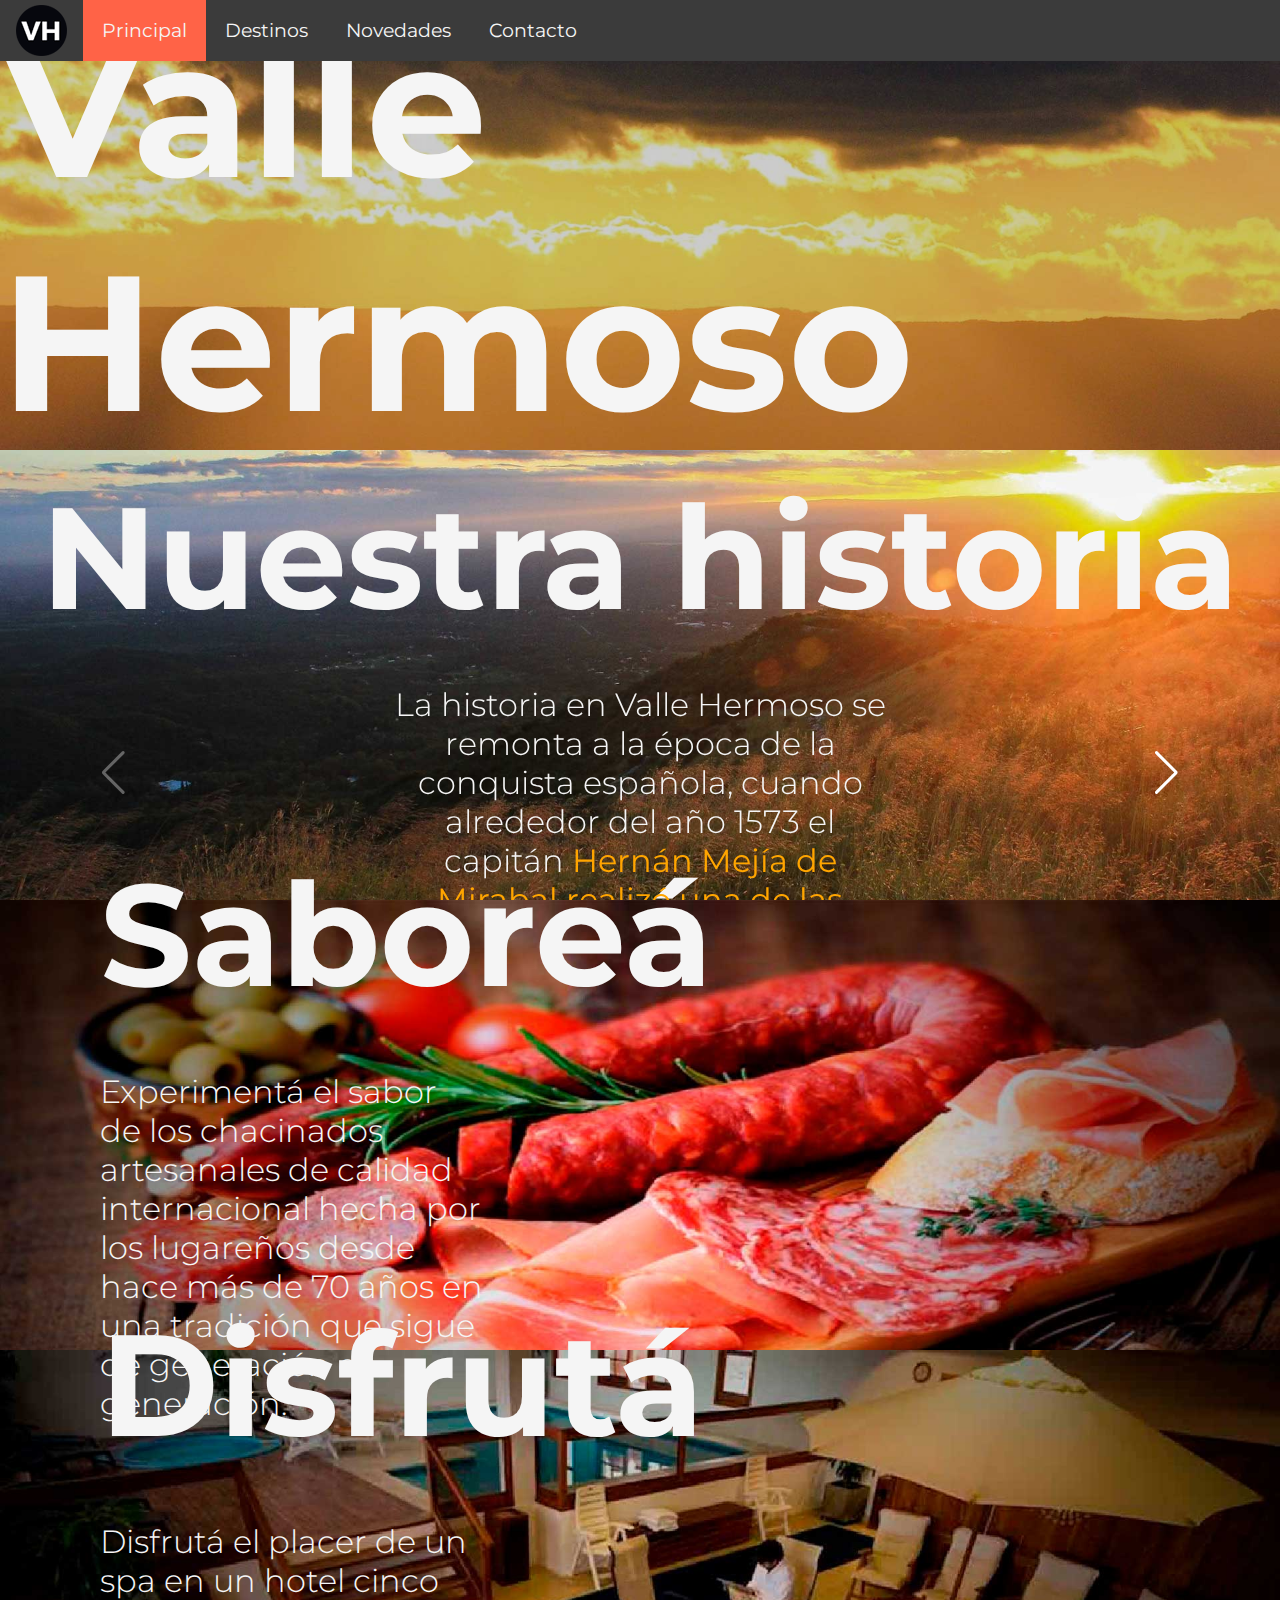
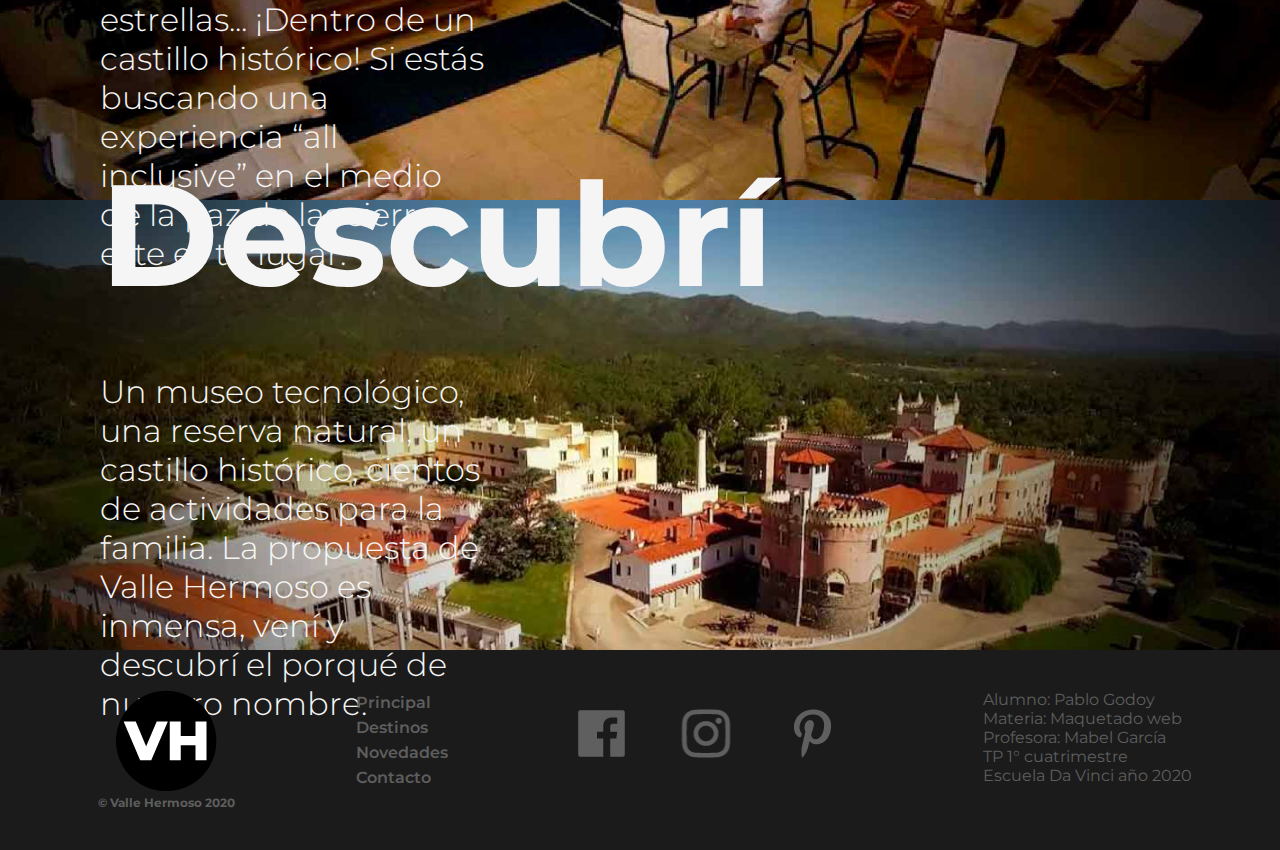
<file: index.html>
<!DOCTYPE html>
<html lang="es">    

<head>
    <meta charset="UTF-8">
    <meta name="viewport" content="width=device-width, initial-scale=1.0">
    <title>Valle hermoso - Página principal</title>
    <link rel="icon" href="imagenes/faviconbco.ico" type="image/x-icon">
    <link rel="stylesheet" href="swiper-bundle.css">
    <link
        href="https://fonts.googleapis.com/css2?family=Montserrat:ital,wght@0,100;0,200;0,300;0,400;0,500;0,600;0,700;0,800;1,100;1,200;1,300;1,400;1,500;1,600;1,700&display=swap"
        rel="stylesheet">
    <link href="responsive.css" rel="stylesheet" />
    <script>
        (function (H) {
            H.className = H.className += "js"
        })(document.documentElement)
    </script>
</head>

<body>
    <nav class="nav">
        <div class="btn-bg">
            <a id="btn-closed" class="skip" href="#menu"></a>
        </div>
        <div class="menu-container menu-hidden">
        </div>        
        <ul id="menu">
            <li><picture>
                <!-- mobile, hasta 480px -->
                <source class="m-logo-inside" srcset="imagenes/logo.png" media="(max-width: 480px)" />
                <img src="imagenes/logo.png" alt="Logo responsive" />
            </picture></li>
            <li><a class="active" href="index.html">Principal</a></li>
            <li><a href="destinos.html">Destinos</a></li>
            <li><a href="novedades.html">Novedades</a></li>
            <li><a href="contacto.html">Contacto</a></li>
        </ul>
    </nav>
    <main class="index">
        <header class="seccion">
            <div class="black-overlay centrado">
                <h1>Valle Hermoso</h1>
            </div>
        </header>
        <div class="seccion seccion2">
            <h2>Nuestra historia</h2>
            <div class="swiper-container  ">
                <div class="swiper-wrapper">
                    <div class="swiper-slide">
                        <p> La historia en Valle Hermoso se remonta a la época de la conquista española, cuando
                            alrededor del
                            año 1573 el capitán <strong>Hernán Mejía de Mirabal realizó una de las primeras expediciones
                                al
                                hoy
                                denominado Valle de Punilla</strong>.
                        </p>
                    </div>
                    <div class="swiper-slide">
                        <p> Luego de sucesivos traspasos de manos, <strong>en 1921 Antonio Marcuzzi, denominó el lugar
                                con
                                el
                                nombre actual (Valle Hermoso)</strong>, dando un impulso progresista a la
                            villa serrana.
                        </p>
                    </div>
                    <div class="swiper-slide">
                        <p>En los años '30, el empresario italiano <strong>José Ferrarini compró a Antonio Marcuzzi el
                                antiguo
                                Hotel
                                Monte Olivo</strong>, lo hizo refaccionar y acondicionar para transformarlo en el
                            moderno
                            Castillo Monte
                            Olivo, luego Castillo Hotel.
                        </p>
                    </div>
                    <div class="swiper-slide">
                        <p>
                            <strong>El Museo Municipal Capitán Juan de Zevallos</strong>, fundado en 1982,
                            <strong>se encuentra instalado en lo que fue la estación del de Ferrocarril</strong>. Posee
                            seis
                            salas en las que se exhiben objetos relacionados con la Paleontología, Mineralogía,
                            Arqueología
                            y
                            antigüedades diversas. Además
                            <strong>una de las salas está dedicada a biblioteca, pinturas y a la historia de Valle
                                Hermoso.</strong>
                        </p>
                    </div>
                    <div class="swiper-slide">
                        <p>
                            El río San Francisco o Grande de Punilla corre por el barrio San Francisco, y a pocos
                            cientos de
                            metros al oeste de la terminal <strong>existe un pequeño dique denominado "La isla", donde
                                además
                                hay un
                                balneario.</strong>
                        </p>
                    </div>
                    <div class="swiper-slide">
                        <p>
                            <strong>El Hotel "El Castillo" es una construcción de principios del siglo XIX</strong>, con
                            ampliación en 1930/40 por
                            el empresario José Ferrarini, y remozada hacia el 2000. Fue el casco de la estancia "Las
                            Playas", y
                            posee un estilo florentino. Se encuentra a 1 km de Ruta 38, sobre el lado norte de la calle
                            Santa
                            Teresa.
                        </p>
                    </div>
                    <!-- Add Arrows -->
                </div>
                <div class="swiper-button-next swiper-button-white"></div>
                <div class="swiper-button-prev swiper-button-white"></div>
            </div>
        </div>
        <div class="seccion seccion3">
            <div>
                <h2>Saboreá</h2>
                <h3>Experimentá el sabor de los chacinados artesanales
                    de calidad internacional hecha por los lugareños
                    desde hace más de 70 años en una tradición que
                    sigue de generación en generación.</h3>
            </div>
        </div>
        <div class="seccion seccion4 section">
            <div>
                <h2>Disfrutá</h2>
                <h3>Disfrutá el placer de un spa en un hotel cinco estrellas...
                    ¡Dentro de un castillo histórico!
                    Si estás buscando una experiencia “all inclusive”
                    en el medio de la paz de las sierras
                    este es tu lugar.</h3>
            </div>
        </div>
        <div class="seccion seccion5 section">
            <div>
                <h2>Descubrí</h2>
                <h3>Un museo tecnológico, una reserva natural,
                    un castillo histórico,
                    cientos de actividades
                    para la familia.
                    La propuesta de Valle Hermoso es inmensa,
                    vení y descubrí el porqué
                    de nuestro nombre.</h3>
            </div>
        </div>
    </main>
    <footer>
        <div class="collogo">
            <div class="logo">
                <picture>
                    <!-- mobile, hasta 480px -->
                    <source srcset="imagenes/logo.png" media="(max-width: 480px)" />
                    <img src="imagenes/foologo.png" alt="Logo grande" />
                </picture>
            </div>
            <span class="copyright">© Valle Hermoso 2020</span>
        </div>
        <div class="col">
            <ul>
                <li><a href="index.html">Principal</a></li>
                <li><a href="destinos.html">Destinos</a></li>
                <li><a href="novedades.html">Novedades</a></li>
                <li><a href="contacto.html">Contacto</a></li>
            </ul>
        </div>
        <div class="colbig">
            <ul id="redes">
                <li id="fb"><a href="#Facebook"><span>Facebook</span></a></li>
                <li id="ig"><a href="#Instagram"><span>Instagram</span></a></li>
                <li id="pt"><a href="#Pinterest"><span>Pinterest</span></a></li>
            </ul>
        </div>
        <div class="colbig">
            <ul class="datos-davinci">
                <li>Alumno: Pablo Godoy</li>
                <li>Materia: Maquetado web</li>
                <li>Profesora: Mabel García</li>
                <li>TP 1° cuatrimestre</li>
                <li>Escuela Da Vinci año 2020</li>
            </ul>
        </div>
    </footer>
    <script>
        var nav = document.querySelector("nav ul"),
            btn = document.querySelector("nav a"),
            bg = document.querySelector("nav div"),
            navToggle = document.querySelector("nav .skip");
        if (navToggle) {
            navToggle.addEventListener("click",
                function (e) {
                    if (nav.className == "open") {
                        nav.className = "";
                        btn.id = "btn-closed"
                    } else {
                        nav.className = "open";
                        btn.id = "btn-open"
                    }
                    e.preventDefault();
                }, false);
        }



        /* Any click outside of the nav element will close the menu if it's open */
        var specifiedElement = document.querySelector('nav');
        document.addEventListener('click', function (event) {
            var isClickInside = specifiedElement.contains(event.target);
            if (!isClickInside && nav.className == "open") {
                nav.className = "";
            }
        });
    </script>
    <!-- Swiper JS -->
    <script src="/scripts/swiper-bundle.js"></script>

    <!-- Initialize Swiper -->
    <script>
        var swiper = new Swiper('.swiper-container', {
            spaceBetween: 30,
            navigation: {
                nextEl: '.swiper-button-next',
                prevEl: '.swiper-button-prev',
            },
        });
    </script>
</body>

</html>
</file>
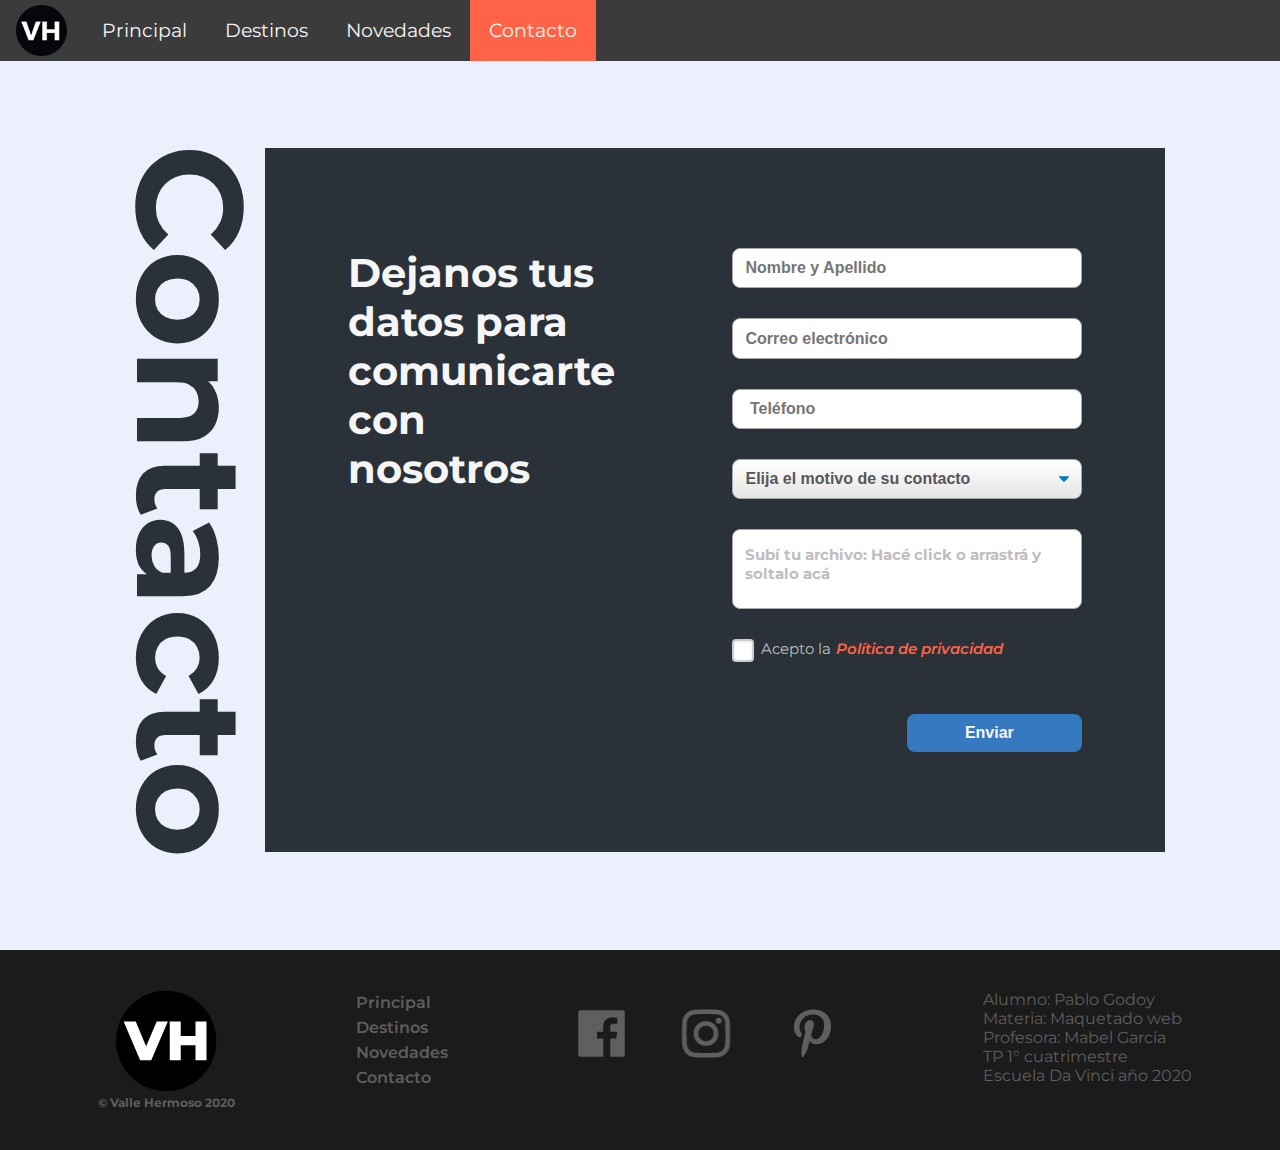
<file: contacto.html>
<!DOCTYPE html>
<html lang="es">

<head>
    <meta charset="UTF-8">
    <meta name="viewport" content="width=device-width, initial-scale=1.0">
    <title>Valle hermoso - Contacto</title>
    <link rel="icon" href="imagenes/faviconbco.ico" type="image/x-icon">
    <link
        href="https://fonts.googleapis.com/css2?family=Montserrat:ital,wght@0,100;0,200;0,300;0,400;0,500;0,600;0,700;0,800;1,100;1,200;1,300;1,400;1,500;1,600;1,700&display=swap"
        rel="stylesheet">
    <link href="responsive.css" rel="stylesheet" />
    <script>
        (function (H) {
            H.className = H.className += "js"
        })(document.documentElement)
    </script>
</head>

<body>
    <nav class="nav">
        <div class="btn-bg">
            <a id="btn-closed" class="skip" href="#menu"></a>
        </div>
        <div class="menu-container menu-hidden">
        </div>
        <ul id="menu">
            <li>
                <picture>
                    <!-- mobile, hasta 480px -->
                    <source class="m-logo-inside" srcset="imagenes/logo.png" media="(max-width: 480px)" />
                    <img src="imagenes/logo.png" alt="Logo chico" />
                </picture>
            </li>
            <li><a href="index.html">Principal</a></li>
            <li><a href="destinos.html">Destinos</a></li>
            <li><a href="novedades.html">Novedades</a></li>
            <li><a class="active" href="contacto.html">Contacto</a></li>
        </ul>
    </nav>
    <main class="contacto ">
        <header class="centrado">
            <h1 class="form-title">Contacto</h1>
        </header>
        <div class="seccion2 align-center ">
            <form class="form width-80" action="send.php" enctype="multipart/form-data" method="post">
                <div class="form-container">
                    <h2>Dejanos tus datos para comunicarte con nosotros</h2>
                </div>
                <div>
                    <div class="form-container">
                        <!-- nombre y apellido -->
                        <div>
                            <!-- <label>Nombre y Apellido</label> -->
                            <input class="input-css" type="text" name="name" id="fullname"
                                placeholder="Nombre y Apellido" autocomplete="off" required
                                oninvalid="this.setCustomValidity('No olvide ingresar su nombre y apellido')"
                                oninput="this.setCustomValidity('')" />
                        </div>
                        <!-- email -->
                        <div>
                            <!-- <label>Email</label> -->
                            <input class="input-css" type="email" name="email" id="email"
                                placeholder="Correo electrónico"
                                oninvalid="this.setCustomValidity('Ingrese su mail correctamente')"
                                oninput="this.setCustomValidity('')" autocomplete="off" required />
                        </div>
                        <!-- telefono -->
                        <div>
                            <!-- <label>Teléfono</label> -->
                            <input class="input-css" type="tel" name="tel" id="tel" placeholder=" Teléfono "
                                oninvalid="this.setCustomValidity('Ingrese su número de teléfono')"
                                oninput="this.setCustomValidity('')" autocomplete="off" required />
                        </div>
                        <!-- select -->
                        <div>
                            <!-- <label>Select area</label> -->
                            <select name="motivo" class="select-css">
                                <option value="" selected disabled hidden>Elija el motivo de su contacto </option>
                                <option value="Turismo">Turismo</option>
                                <option value="Negocios">Negocios</option>
                                <option value="Municipal">Municipal</option>
                                <option value="Otros">Otros</option>
                            </select>
                        </div>
                        <!-- Subida de archivos -->
                        <div class="input-css">
                            <label for="test" class="file-upload">
                                <input type="file" id="test" name="fileupload">Subí tu archivo: Hacé click o arrastrá y
                                soltalo acá</label>
                            <p id="filename"></p>
                        </div>
                        <!--checkbox  -->
                        <div class="check-container">
                            <input class="check" type="checkbox" id="si" name="privacidad" value="acepta">
                            <label for="si"> <span>Acepto la </span><span class="check-text"><a id="privacidad"
                                        href="#">Política de
                                        privacidad</a></span>
                            </label>
                        </div>
                        <!--fin de formulario  -->
                    </div>
                    <div class="btn-container">
                        <button type="submit" value="Enviar" class="form-btn">Enviar</button>
                    </div>
                </div>
            </form>
        </div>
    </main>
    <footer>
        <div class="collogo">
            <div class="logo">
                <picture>
                    <!-- mobile, hasta 480px -->
                    <source srcset="imagenes/logo.png" media="(max-width: 480px)" />
                    <img src="imagenes/foologo.png" alt="Logo grande" />
                </picture>
            </div>
            <span class="copyright">© Valle Hermoso 2020</span>
        </div>
        <div class="col">
            <ul>
                <li><a href="index.html">Principal</a></li>
                <li><a href="destinos.html">Destinos</a></li>
                <li><a href="novedades.html">Novedades</a></li>
                <li><a href="contacto.html">Contacto</a></li>
            </ul>
        </div>
        <div class="colbig">
            <ul id="redes">
                <li id="fb"><a href="#Facebook"><span>Facebook</span></a></li>
                <li id="ig"><a href="#Instagram"><span>Instagram</span></a></li>
                <li id="pt"><a href="#Pinterest"><span>Pinterest</span></a></li>
            </ul>
        </div>
        <div class="colbig">
            <ul class="datos-davinci">
                <li>Alumno: Pablo Godoy</li>
                <li>Materia: Maquetado web</li>
                <li>Profesora: Mabel García</li>
                <li>TP 1° cuatrimestre</li>
                <li>Escuela Da Vinci año 2020</li>
            </ul>
        </div>
    </footer>
    <script>
        var nav = document.querySelector("nav ul"),
            btn = document.querySelector("nav a"),
            bg = document.querySelector("nav div"),
            navToggle = document.querySelector("nav .skip");
        if (navToggle) {
            navToggle.addEventListener("click",
                function (e) {
                    if (nav.className == "open") {
                        nav.className = "";
                        btn.id = "btn-closed"
                    } else {
                        nav.className = "open";
                        btn.id = "btn-open"
                    }
                    e.preventDefault();
                }, false);
        }
        /* Any click outside of the nav element will close the menu if it's open */
        var specifiedElement = document.querySelector('nav');
        document.addEventListener('click', function (event) {
            var isClickInside = specifiedElement.contains(event.target);
            if (!isClickInside && nav.className == "open") {
                nav.className = "";
            }
        });
    </script>
    <!-- Script de styling para input file (crossbrowser retrocompatible)  -->
    <script>
        var fileInput = document.querySelector('input[type=file]');
        var filenameContainer = document.querySelector('#filename');
        var dropzone = document.querySelector('div');

        fileInput.addEventListener('change', function () {
            filenameContainer.innerText = `${fileInput.value.split('\\').pop() + ' subido ✓'}`;
        });

        fileInput.addEventListener('dragenter', function () {
            dropzone.classList.add('dragover');
        });

        fileInput.addEventListener('dragleave', function () {
            dropzone.classList.remove('dragover');
        });
    </script>
</body>

</html>
</file>
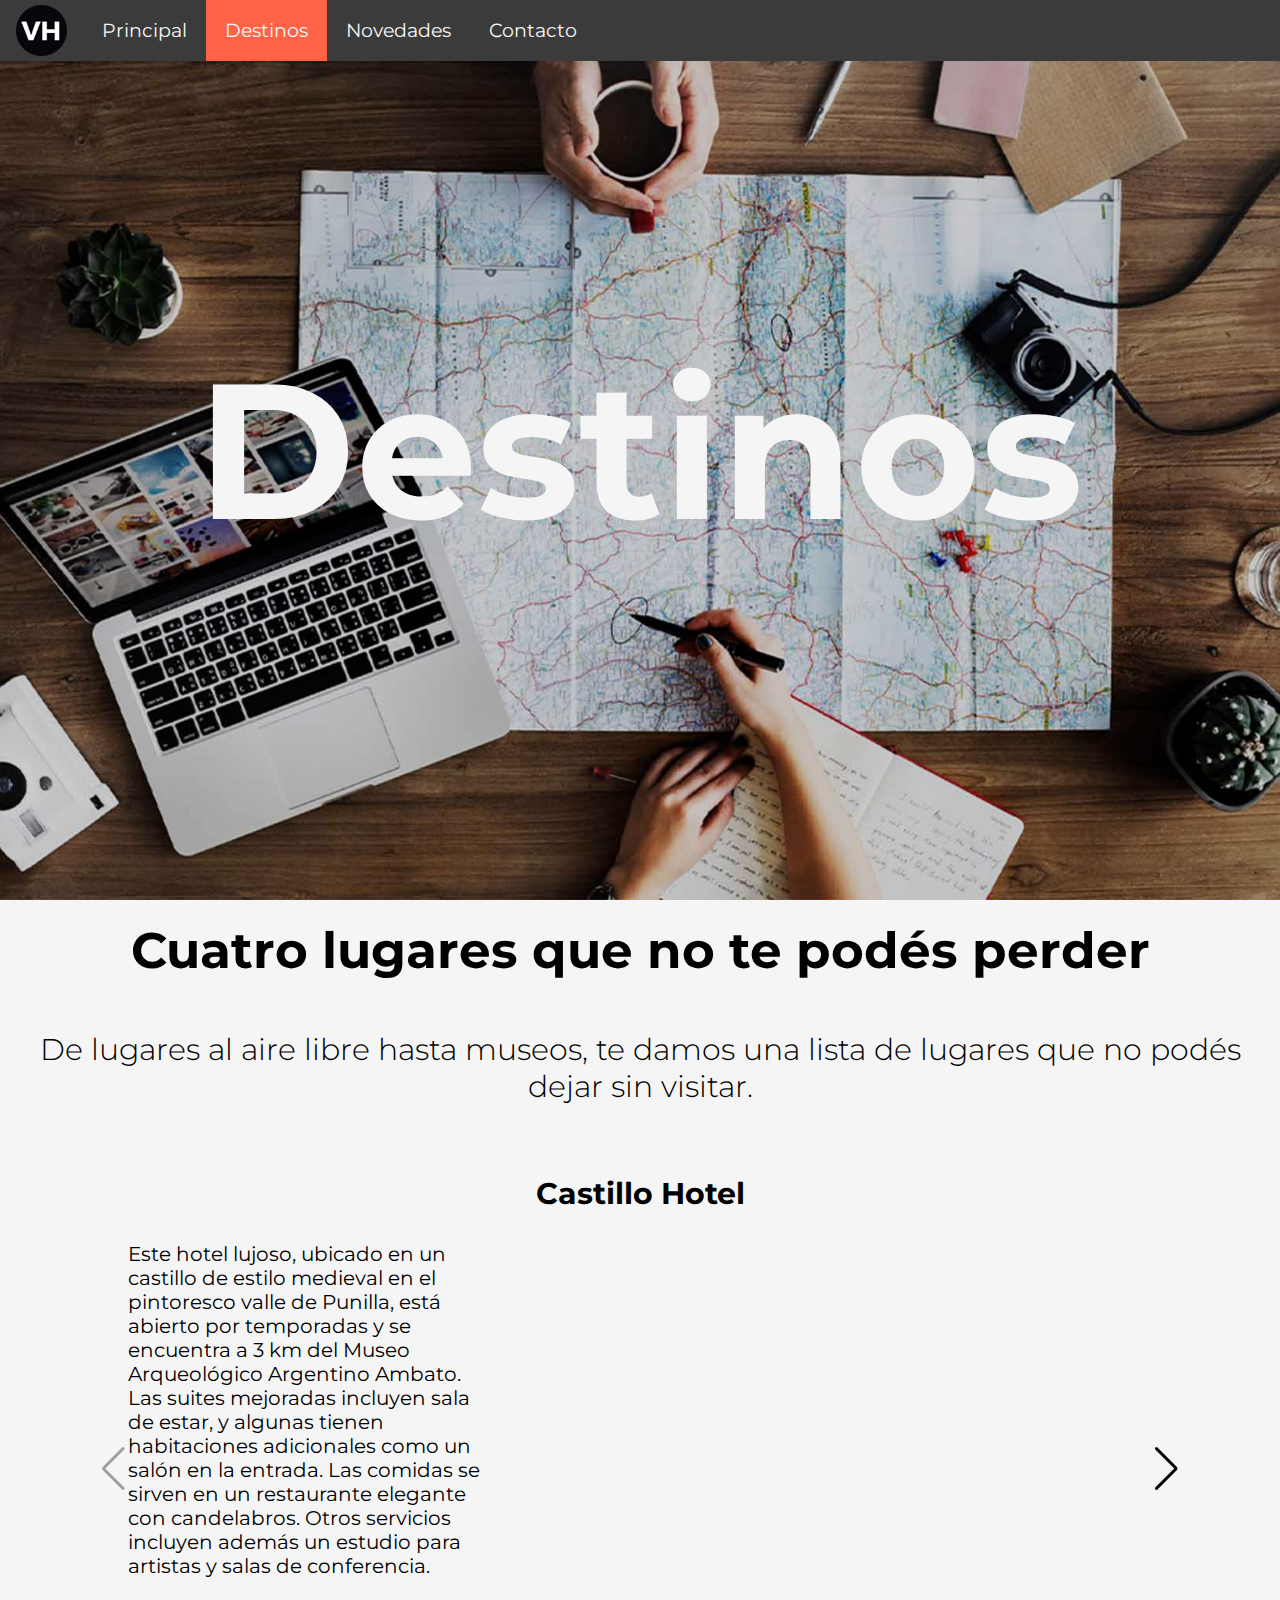
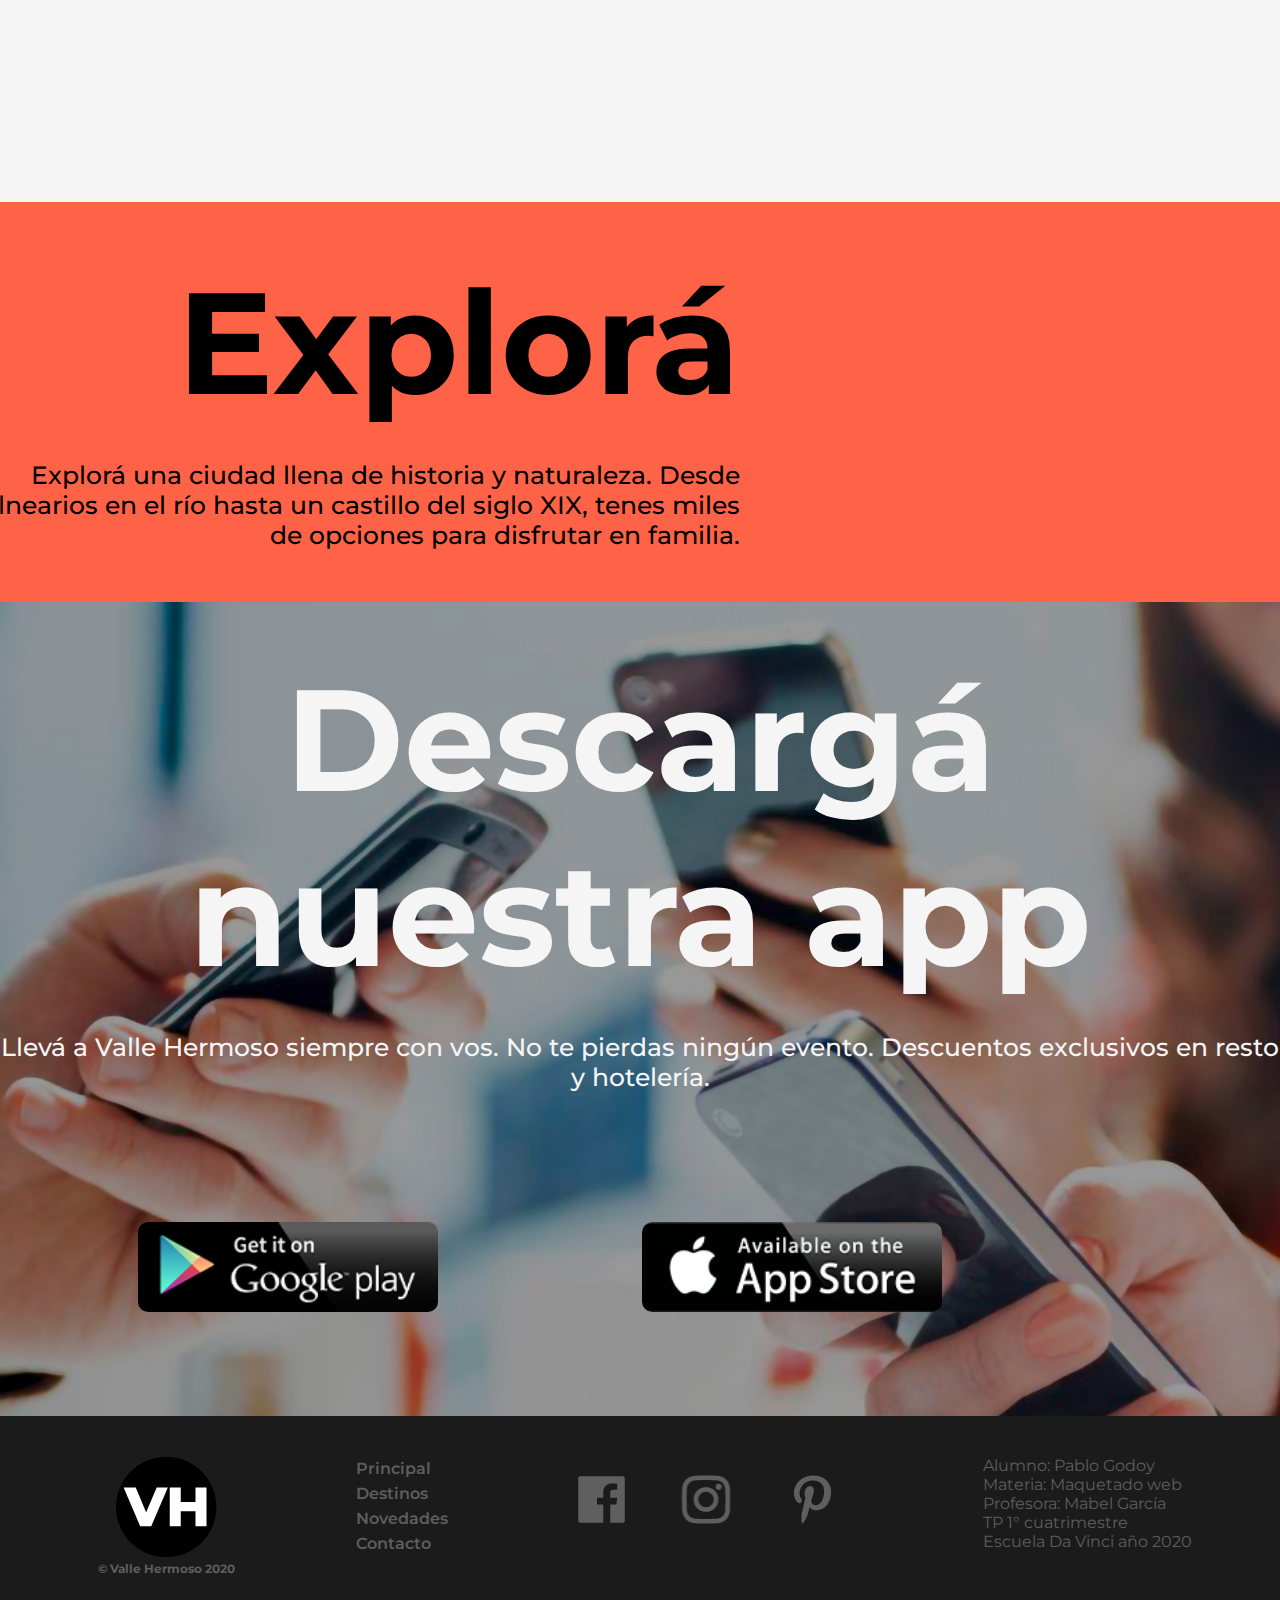
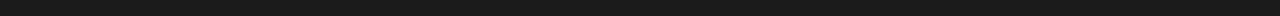
<file: destinos.html>
<!DOCTYPE html>
<html lang="es">

<head>
    <meta charset="UTF-8">
    <meta name="viewport" content="width=device-width, initial-scale=1.0">
    <title>Valle hermoso - Destinos</title>
    <link rel="icon" href="imagenes/faviconbco.ico" type="image/x-icon">
    <link rel="stylesheet" href="swiper-bundle.css">
    <link
        href="https://fonts.googleapis.com/css2?family=Montserrat:ital,wght@0,100;0,200;0,300;0,400;0,500;0,600;0,700;0,800;1,100;1,200;1,300;1,400;1,500;1,600;1,700&display=swap"
        rel="stylesheet">
    <link href="responsive.css" rel="stylesheet" />
    <script>
        (function (H) {
            H.className = H.className += "js"
        })(document.documentElement)
    </script>
</head>

<body>
    <nav class="nav">
        <div class="btn-bg">
            <a id="btn-closed" class="skip" href="#menu"></a>
        </div>
        <div class="menu-container menu-hidden">
        </div>
        <ul id="menu">
            <li>
                <picture>
                    <!-- mobile, hasta 480px -->
                    <source class="m-logo-inside" srcset="imagenes/logo.png" media="(max-width: 480px)" />
                    <img src="imagenes/logo.png" alt="Logo chico" />
                </picture>
            </li>
            <li><a href="index.html">Principal</a></li>
            <li><a class="active" href="destinos.html">Destinos</a></li>
            <li><a href="novedades.html">Novedades</a></li>
            <li><a href="contacto.html">Contacto</a></li>
        </ul>
    </nav>
    <main class="destinos">
        <header class="seccion destinos">
            <div class="black-overlay centrado">
                <h1>Destinos</h1>
            </div>
        </header>
        <div class="seccion2">
            <h2 class="margin-bottom"> Cuatro lugares que no te podés perder</h2>
            <h3 class="margin-bottom">De lugares al aire libre hasta museos, te damos una lista de lugares que no podés
                dejar sin visitar.
            </h3>
            <div class="swiper-container">
                <ol class="swiper-wrapper">
                    <li id="castillohotel" class="swiper-slide">
                        <article class="slide-content">
                            <h3 class="margin-bottom">Castillo Hotel</h3>
                            <div class="content-col">
                                <p class="margin-bottom">
                                    Este hotel lujoso, ubicado en un castillo de estilo medieval en el
                                    pintoresco
                                    valle
                                    de Punilla, está abierto por temporadas y se encuentra a 3 km del Museo Arqueológico
                                    Argentino
                                    Ambato.
                                    Las
                                    suites mejoradas incluyen sala de estar, y algunas tienen habitaciones adicionales
                                    como
                                    un
                                    salón
                                    en la entrada.
                                    Las comidas se sirven en un restaurante elegante con candelabros. Otros servicios
                                    incluyen además un estudio para artistas y salas de
                                    conferencia.
                                </p>
                                <iframe
                                    src="https://www.google.com/maps/embed?pb=!1m18!1m12!1m3!1d3415.8768751401312!2d-64.4775356848593!3d-31.11315398150613!2m3!1f0!2f0!3f0!3m2!1i1024!2i768!4f13.1!3m3!1m2!1s0x942d8260ec49c459%3A0xa2be9f063d028ada!2sEl%20Castillo%20Hotel!5e0!3m2!1ses!2sar!4v1592362083812!5m2!1ses!2sar"
                                    allowfullscreen="" aria-hidden="false" tabindex="0">
                                </iframe>
                            </div>
                        </article>
                    </li>
                    <li id="diquecito" class="swiper-slide">
                        <article class="slide-content">
                            <h3 class="margin-bottom">Diquecito</h3>
                            <div class="content-col">
                                <p class="margin-bottom">
                                    Este dique es una antigua obra concretada sobre una cascada natural de 20 metros de
                                    altura. Continuando el trayecto hacia las sierras, se hallan
                                    otros
                                    saltos
                                    naturales de los cuales es un grato ejemplo la Garganta del Diablo. Pero si existe
                                    una
                                    imagen
                                    majestuosa en este circuito, es la de la Cascada de los Helechos, un accidente
                                    natural
                                    en
                                    la roca, de unos 15 metros de alto, con aguas de vertiente y hermosa vegetación de
                                    helechos y molles.
                                </p>
                                <iframe
                                    src="https://www.google.com/maps/embed?pb=!1m18!1m12!1m3!1d6831.576251107319!2d-64.4597961978787!3d-31.115620343239872!2m3!1f0!2f0!3f0!3m2!1i1024!2i768!4f13.1!3m3!1m2!1s0x942d8376dec97b5b%3A0x105ca0ada9c4de6c!2sDiquecito!5e0!3m2!1ses!2sar!4v1595615440035!5m2!1ses!2sar"
                                    allowfullscreen="" aria-hidden="false" tabindex="0"></iframe>
                            </div>
                        </article>
                    </li>
                    <li id="cascada" class="swiper-slide">
                        <article class="slide-content">
                            <h3 class="margin-bottom">Cascada de los Helechos</h3>
                            <div class="content-col">
                                <p class="margin-bottom">
                                    Lugar atrapante dónde el verde de los helechos se mezcla con la
                                    cristalinidad
                                    de
                                    las aguas, que se deslizan a través de un paredón y caen 15 metros para retomar un
                                    cauce
                                    tranquilo.
                                    Coronada por la presencia de frondosos molles y diferentes especies epifitas, el
                                    lugar
                                    invita a
                                    recorrerlo con una caminata, o simplemente admirarlo en toda su extensión.</p>
                                <iframe
                                    src="https://www.google.com/maps/embed?pb=!1m14!1m8!1m3!1d19322.65988673214!2d-64.44512836294543!3d-31.11540265463419!3m2!1i1024!2i768!4f13.1!3m3!1m2!1s0x0%3A0xb44f590e9f837a8e!2sCascada%20De%20Los%20Helechos!5e0!3m2!1ses!2sar!4v1592515293922!5m2!1ses!2sar"
                                    allowfullscreen="" aria-hidden="false" tabindex="0"></iframe>
                            </div>
                        </article>
                    </li>
                    <li id="zevallos" class="swiper-slide">
                        <article class="slide-content">
                            <h3 class="margin-bottom">Museo Juan de Zevallos</h3>
                            <div class="content-col">
                                <p class="margin-bottom">
                                    Homenajeando con su nombre al Capitán Juan de Zevallos, el Museo Municipal funciona
                                    en
                                    lo
                                    que
                                    fuera la estación de trenes del lugar Cuenta con seis salas, cada una de las cuales
                                    se
                                    orienta a
                                    la exposición de material propio de una disciplina específica: paleontología,
                                    petrología,
                                    arqueología, etc. Entre sus destacadas exposiciones,
                                    resulta
                                    imperdible la muestra fotográfica retrospectiva de la localidad de Valle Hermoso.
                                </p>
                                <iframe
                                    src="https://www.google.com/maps/embed?pb=!1m18!1m12!1m3!1d13663.332290120568!2d-64.4862503581139!3d-31.11437128331475!2m3!1f0!2f0!3f0!3m2!1i1024!2i768!4f13.1!3m3!1m2!1s0x0%3A0xb9cdcfca054efc48!2sMuseo%20Municipal%20Capit%C3%A1n%20Juan%20de%20Zevallos!5e0!3m2!1ses!2sar!4v1592515444655!5m2!1ses!2sar"
                                    allowfullscreen="" aria-hidden="false" tabindex="0"></iframe>
                            </div>
                        </article>
                    </li>
                </ol>
                <!-- Add Arrows -->
                <div class="swiper-button-next swiper-button-black"></div>
                <div class="swiper-button-prev swiper-button-black"></div>
            </div>
        </div>
        <div class="seccion3 padding-top50p padding-bottom50p">
            <div class="container-left">
                <h2 class="margin-bottom-30p">Explorá</h2>
                <h3>Explorá una ciudad llena de historia y naturaleza.
                    Desde balnearios en el río hasta un castillo del siglo XIX,
                    tenes miles de opciones para disfrutar en familia.
                </h3>
            </div>
            <div class="container-right">
                <iframe src="https://player.vimeo.com/video/429858629?byline=0&portrait=0" allow="autoplay; fullscreen"
                    allowfullscreen="">
                </iframe>
            </div>
        </div>
        <div class="seccion4">
            <div class="full-width  black-overlay-4">
                <h2 class="full-width text-align-center padding-top50p margin-bottom-30p">
                    Descargá nuestra app
                </h2>
                <p class="full-width text-align-center margin-bottom-30p">
                    Llevá a Valle Hermoso siempre con vos. No
                    te pierdas ningún
                    evento. Descuentos exclusivos en
                    resto y hotelería.
                </P>
                <div class="full-width text-align-center margin-bottom-100p">
                    <a id="playstore" href="#"></a>
                    <a id="appstore" href="#"></a>
                </div>
            </div>
        </div>
    </main>
    <footer>
        <div class="collogo">
            <div class="logo">
                <picture>
                    <!-- mobile, hasta 480px -->
                    <source srcset="imagenes/logo.png" media="(max-width: 480px)" />
                    <img src="imagenes/foologo.png" alt="Logo grande" />
                </picture>
            </div>
            <span class="copyright">© Valle Hermoso 2020</span>
        </div>
        <div class="col">
            <ul>
                <li><a href="index.html">Principal</a></li>
                <li><a href="destinos.html">Destinos</a></li>
                <li><a href="novedades.html">Novedades</a></li>
                <li><a href="contacto.html">Contacto</a></li>
            </ul>
        </div>
        <div class="colbig">
            <ul id="redes">
                <li id="fb"><a href="#Facebook"><span>Facebook</span></a></li>
                <li id="ig"><a href="#Instagram"><span>Instagram</span></a></li>
                <li id="pt"><a href="#Pinterest"><span>Pinterest</span></a></li>
            </ul>
        </div>
        <div class="colbig">
            <ul class="datos-davinci">
                <li>Alumno: Pablo Godoy</li>
                <li>Materia: Maquetado web</li>
                <li>Profesora: Mabel García</li>
                <li>TP 1° cuatrimestre</li>
                <li>Escuela Da Vinci año 2020</li>
            </ul>
        </div>
    </footer>
    <script>
        var nav = document.querySelector("nav ul"),
            btn = document.querySelector("nav a"),
            bg = document.querySelector("nav div"),
            navToggle = document.querySelector("nav .skip");
        if (navToggle) {
            navToggle.addEventListener("click",
                function (e) {
                    if (nav.className == "open") {
                        nav.className = "";
                        btn.id = "btn-closed"
                    } else {
                        nav.className = "open";
                        btn.id = "btn-open"
                    }
                    e.preventDefault();
                }, false);
        }
        /* Any click outside of the nav element will close the menu if it's open */
        var specifiedElement = document.querySelector('nav');
        document.addEventListener('click', function (event) {
            var isClickInside = specifiedElement.contains(event.target);
            if (!isClickInside && nav.className == "open") {
                nav.className = "";
            }
        });
    </script>
    <!-- iniciando swiper -->
    <script src="scripts/swiper-bundle.js"></script>

    <!-- Swiper JS -->
    <script>
        var swiper = new Swiper('.swiper-container', {
            spaceBetween: 30,
            effect: 'fade',
            navigation: {
                nextEl: '.swiper-button-next',
                prevEl: '.swiper-button-prev',
            },
        });
    </script>
</body>

</html>
</file>
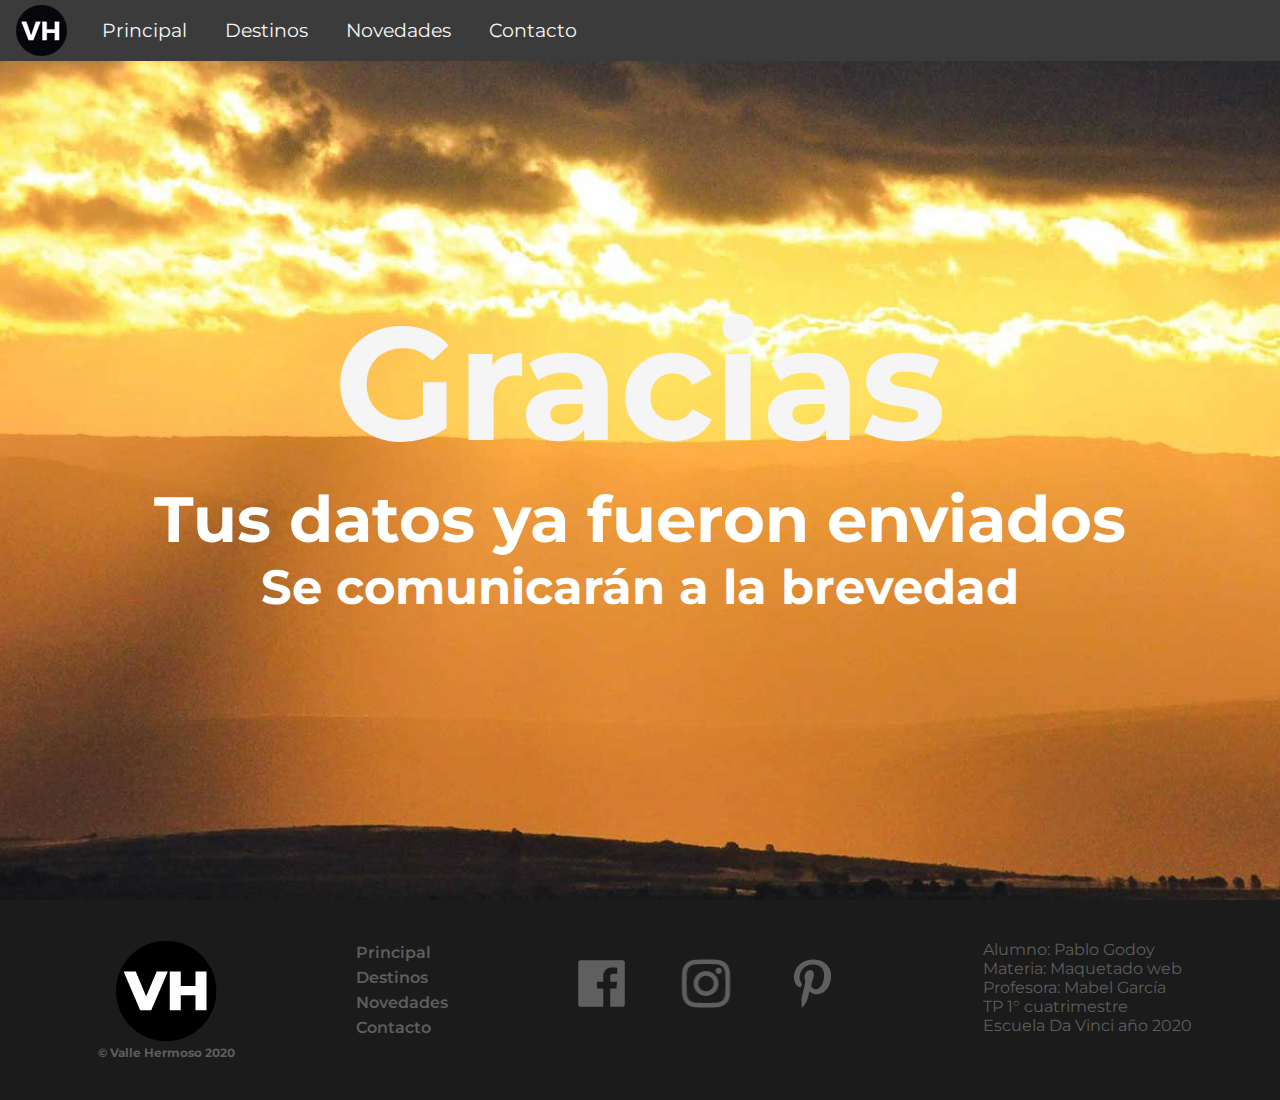
<file: gracias.html>
<!DOCTYPE html>
<html lang="es">

<head>
    <meta charset="UTF-8">
    <meta name="viewport" content="width=device-width, initial-scale=1.0">
    <title>Valle hermoso - Gracias</title>
    <link rel="icon" href="imagenes/faviconbco.ico" type="image/x-icon">
    <link
        href="https://fonts.googleapis.com/css2?family=Montserrat:ital,wght@0,100;0,200;0,300;0,400;0,500;0,600;0,700;0,800;1,100;1,200;1,300;1,400;1,500;1,600;1,700&display=swap"
        rel="stylesheet">
    <link href="responsive.css" rel="stylesheet" />
    <script>
        (function (H) {
            H.className = H.className += "js"
        })(document.documentElement)
    </script>
</head>

<body>
    <nav class="nav">
        <div class="btn-bg">
            <a id="btn-closed" class="skip" href="#menu"></a>
        </div>
        <div class="menu-container menu-hidden">
        </div>
        <ul id="menu">
            <li>
                <picture>
                    <!-- mobile, hasta 480px -->
                    <source class="m-logo-inside" srcset="imagenes/logo.png" media="(max-width: 480px)" />
                    <img src="imagenes/logo.png" alt="Logo chico" />
                </picture>
            </li>
            <li><a href="index.html">Principal</a></li>
            <li><a href="destinos.html">Destinos</a></li>
            <li><a href="novedades.html">Novedades</a></li>
            <li><a href="contacto.html">Contacto</a></li>
        </ul>
    </nav>
    <main class="gracias">
        <header class="centrado">
            <h1>Gracias</h1>
            <h2> Tus datos ya fueron enviados</h2>
            <h3>Se comunicarán a la brevedad</h3>
        </header>
    </main>
    <footer>
        <div class="collogo">
            <div class="logo">
                <picture>
                    <!-- mobile, hasta 480px -->
                    <source srcset="imagenes/logo.png" media="(max-width: 480px)" />
                    <img src="imagenes/foologo.png" alt="Logo grande" />
                </picture>
            </div>
            <span class="copyright">© Valle Hermoso 2020</span>
        </div>
        <div class="col">
            <ul>
                <li><a href="index.html">Principal</a></li>
                <li><a href="destinos.html">Destinos</a></li>
                <li><a href="novedades.html">Novedades</a></li>
                <li><a href="contacto.html">Contacto</a></li>
            </ul>
        </div>
        <div class="colbig">
            <ul id="redes">
                <li id="fb"><a href="#Facebook"><span>Facebook</span></a></li>
                <li id="ig"><a href="#Instagram"><span>Instagram</span></a></li>
                <li id="pt"><a href="#Pinterest"><span>Pinterest</span></a></li>
            </ul>
        </div>
        <div class="colbig">
            <ul class="datos-davinci">
                <li>Alumno: Pablo Godoy</li>
                <li>Materia: Maquetado web</li>
                <li>Profesora: Mabel García</li>
                <li>TP 1° cuatrimestre</li>
                <li>Escuela Da Vinci año 2020</li>
            </ul>
        </div>
    </footer>
</body>
<!-- Estilos responsive para menú -->
<script>
    var nav = document.querySelector("nav ul"),
        btn = document.querySelector("nav a"),
        bg = document.querySelector("nav div"),
        navToggle = document.querySelector("nav .skip");
    if (navToggle) {
        navToggle.addEventListener("click",
            function (e) {
                if (nav.className == "open") {
                    nav.className = "";
                    btn.id = "btn-closed"
                } else {
                    nav.className = "open";
                    btn.id = "btn-open"
                }
                e.preventDefault();
            }, false);
    }
    /* Any click outside of the nav element will close the menu if it's open */
    var specifiedElement = document.querySelector('nav');
    document.addEventListener('click', function (event) {
        var isClickInside = specifiedElement.contains(event.target);
        if (!isClickInside && nav.className == "open") {
            nav.className = "";
        }
    });
</script>

</html>
</file>
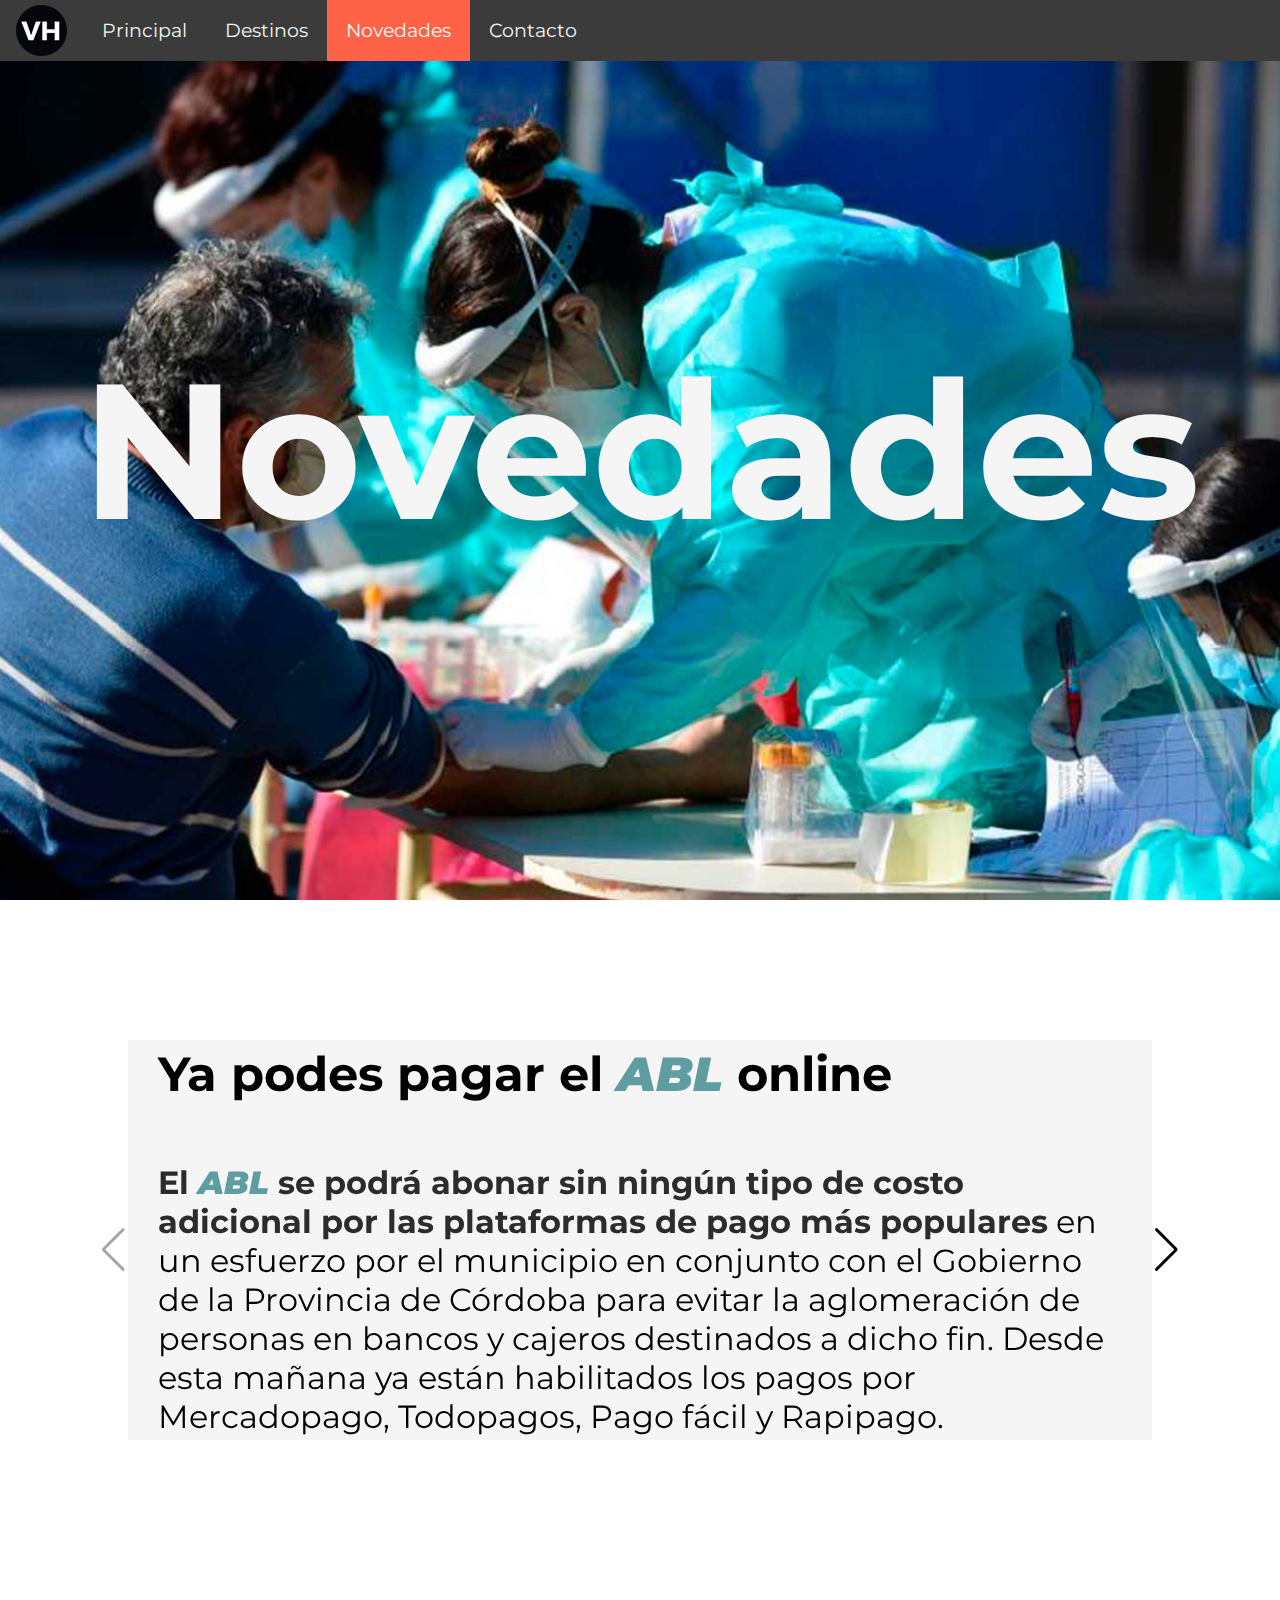
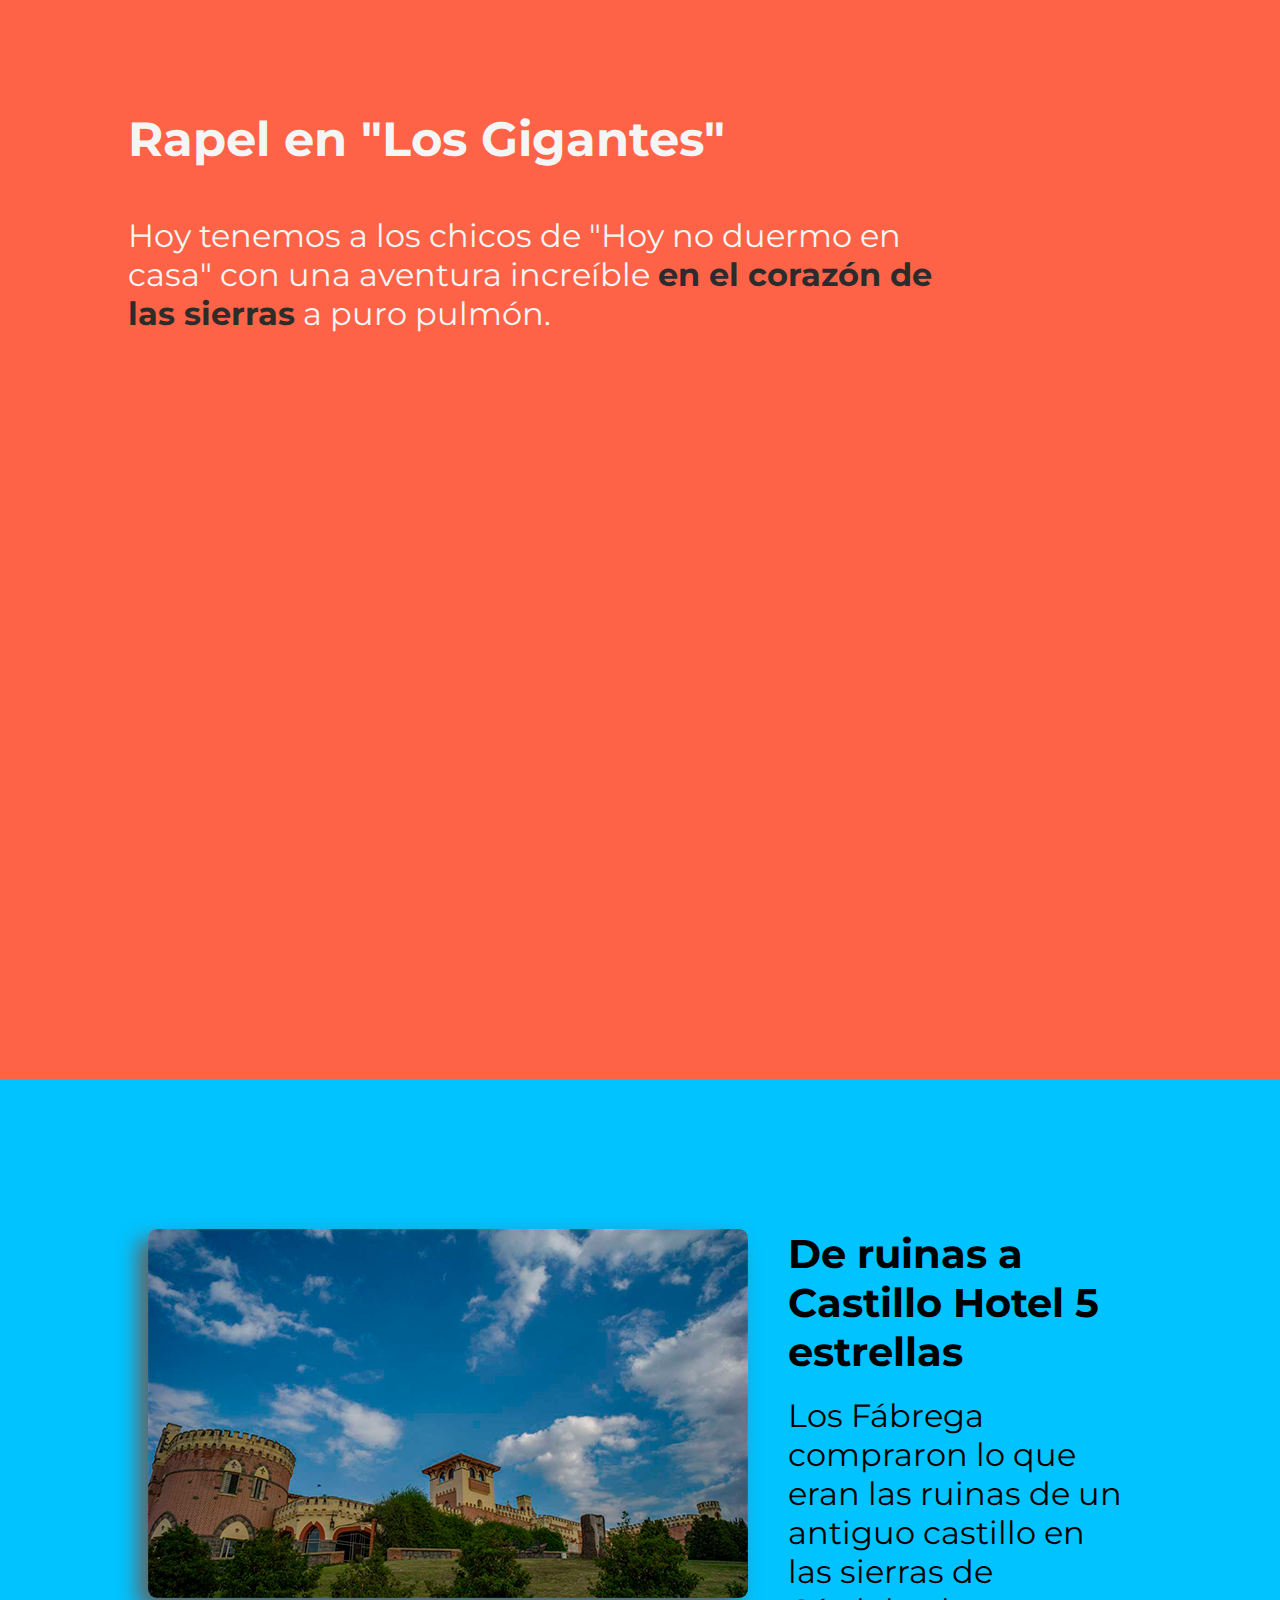
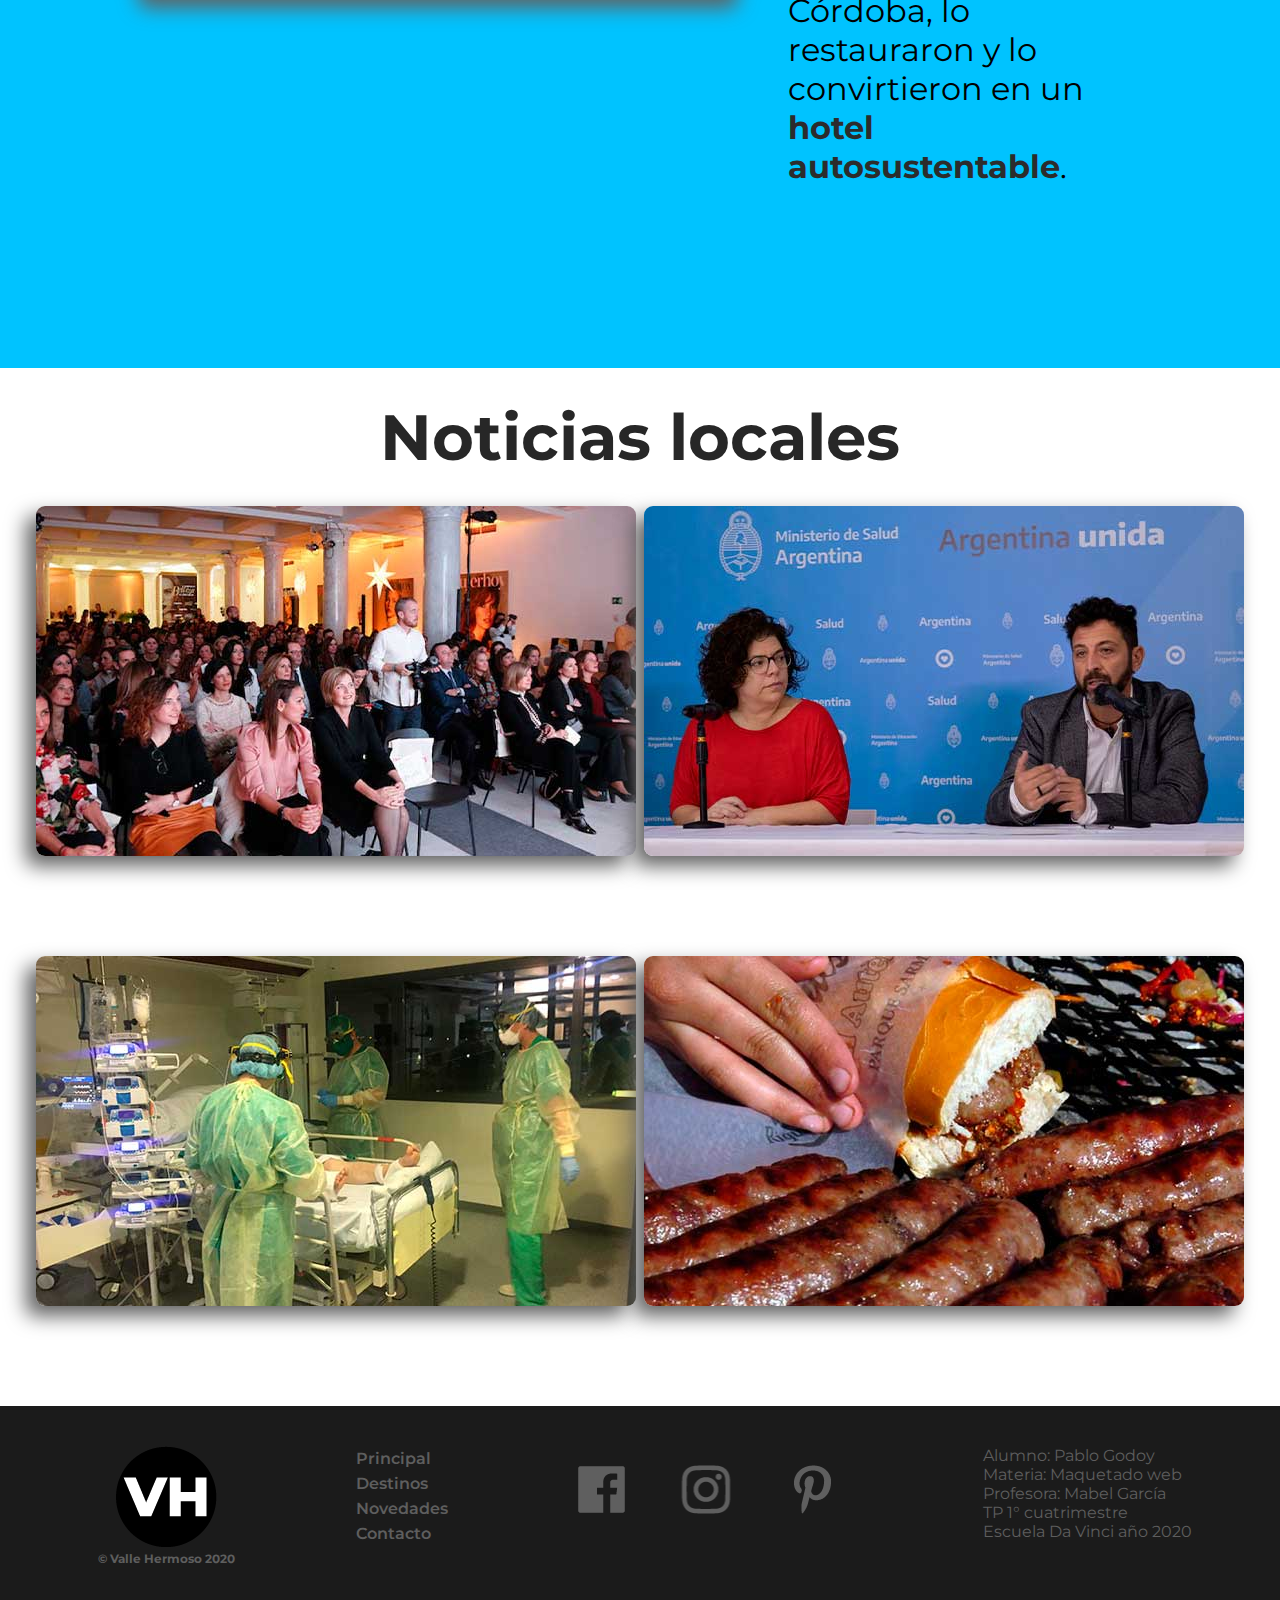
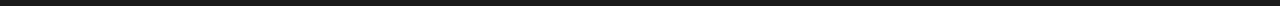
<file: novedades.html>
<!DOCTYPE html>
<html lang="es">

<head>
    <meta charset="UTF-8">
    <meta name="viewport" content="width=device-width, initial-scale=1.0">
    <title>Valle hermoso - Novedades</title>
    <link rel="icon" href="imagenes/faviconbco.ico" type="image/x-icon">
    <link rel="stylesheet" href="swiper-bundle.css">
    <link
        href="https://fonts.googleapis.com/css2?family=Montserrat:ital,wght@0,100;0,200;0,300;0,400;0,500;0,600;0,700;0,800;1,100;1,200;1,300;1,400;1,500;1,600;1,700&display=swap"
        rel="stylesheet">
    <link href="responsive.css" rel="stylesheet" />
    <script>
        (function (H) {
            H.className = H.className += "js"
        })(document.documentElement)
    </script>
</head>

<body>
    <nav class="nav">
        <div class="btn-bg">
            <a id="btn-closed" class="skip" href="#menu"></a>
        </div>
        <div class="menu-container menu-hidden">
        </div>        
        <ul id="menu">
            <li><picture>
                <!-- mobile, hasta 480px -->
                <source class="m-logo-inside" srcset="imagenes/logo.png" media="(max-width: 480px)" />
                <img src="imagenes/logo.png" alt="Logo chico" />
            </picture></li>
            <li><a href="index.html">Principal</a></li>
            <li><a href="destinos.html">Destinos</a></li>
            <li><a class="active" href="novedades.html">Novedades</a></li>
            <li><a href="contacto.html">Contacto</a></li>
        </ul>
    </nav>
    <main class="novedades">
        <header class="seccion centrado">
            <h1>Novedades</h1>
        </header>
        <div class="seccion2 padding-top50p swiper-container">
            <div class="swiper-wrapper">
                <article class="info-box swiper-slide">
                    <div class="slide-content">
                        <h3>Ya podes pagar el <abbr title="Alumbrado barrido y limpieza">ABL</abbr> online</h3>
                        <p><strong> El <abbr title="Alumbrado barrido y limpieza">ABL</abbr> se podrá abonar sin ningún
                                tipo
                                de costo adicional por las plataformas de pago más populares</strong> en un esfuerzo por
                            el
                            municipio en conjunto con el Gobierno de la Provincia de Córdoba para evitar la aglomeración
                            de
                            personas en bancos y cajeros destinados a dicho fin. Desde esta mañana ya están habilitados
                            los
                            pagos por Mercadopago, Todopagos, Pago fácil y Rapipago. </p>
                    </div>
                </article>
                <article class="info-box swiper-slide">
                    <div class="slide-content">
                        <h3>Centros de Salud -Dispensario Municipal: (03548) 471047</h3>
                        <p>
                            Desde el área de Salud se planifican y gestionan actividades tendientes a la promoción de la
                            Salud y bienestar social de la comunidad en colaboración con el <abbr
                                title="Sistema de atención médica de emergencia.">SAME</abbr>. Estableciendo programas
                            que
                            tienden a mejorar la calidad de vida de los habitantes de Valle Hermoso a través de la
                            prevención y el cuidado integral de la persona.</p>
                    </div>
                </article>
                <article class="info-box swiper-slide">
                    <div class="slide-content">
                        <h3>Autorizaron la apertura de shoppings en Córdoba</h3>
                        <p>Lo que era un secreto a voces en las últimas horas fue confirmado en una conferencia de
                            prensa
                            encabezada por el gobernador Juan Schiaretti: <strong>El Gobierno de Córdoba habilitó la
                                apertura de shoppings</strong>, luego de más de 80 días de cierre total.</p>
                    </div>
                </article>
                <article class="info-box swiper-slide">
                    <div class="slide-content">
                        <h3>El <abbr title="Instituto Nacional de Cine y Artes Audiovisuales.">INCAA</abbr> lanza un
                            festival de cine Nacional <span lang="en">online</span></h3>
                        <p>El <abbr title="Instituto Nacional de Cine y Artes Audiovisuales.">INCAA</abbr> lanza una
                            nueva
                            propuesta multimedial en la cual el cine Nacional es el protagonista. No solo se trata de un
                            espacio para recordar viejos clásicos sino también para el desarrollo de artistas locales
                            emergentes de todo tipo de género y edad. En entrevista con <cite>Carlos Pratt</cite>,
                            director
                            de la institución dijo: <q>La creatividad no está en cuarentena</q>.</p>
                    </div>
                </article>
                <article class="info-box swiper-slide">
                    <div class="slide-content">
                        <h3>El <abbr title="Banco Central de la República Argentina.">BCRA</abbr> autoriza préstamos
                            para
                            emprendedores de Valle Hermoso</h3>
                        <p>Marcos Allende, presidente del <abbr
                                title="Banco Central de la República Argentina.">BCRA</abbr> anunció el día de hoy una
                            nueva
                            línea de préstamos personales para emprendedores y <abbr
                                title="Pequeñas y medianas empresas">Pymes</abbr> con el objetivo principal de atenuar
                            los
                            efectos adversos de la cuarentena por el <abbr title="Corona virus 2019">COVID-19</abbr>. La
                            medida ya está aprobada y se esperan novedades sobre cómo será implementada en el transcurso
                            del
                            mes de Junio.</p>
                    </div>
                </article>
                <article class="info-box swiper-slide">
                    <div class="slide-content">
                        <h3>Buscan en La Falda al dueño de un burro olvidado en una estación de servicio</h3>
                        <p>Las autoridades de La Falda y alrededores están buscando a un individuo que dejó un burro
                            adulto
                            de unos 5 años de edad en una estación de servicio ubicada sobre la ruta 38.
                            El burro, el cual ya está siendo atendido por personal de la Reserva Natural Vaquerías, fué
                            encontrado en uno de los lugares de estacionamientos del establecimiento.</p>
                    </div>
                </article>
            </div>
            <!-- Add Arrows -->
            <div class="swiper-button-next swiper-button-black"></div>
            <div class="swiper-button-prev swiper-button-black"></div>
        </div>
        <div class="seccion3 align-center">
            <div class="videocontainer width-80">
                <div class="info-box">
                    <h3>Rapel en "Los Gigantes"</h3>
                    <p>Hoy tenemos a los chicos de "Hoy no duermo en casa" con una aventura increíble <strong> en el
                            corazón de las sierras</strong> a puro pulmón.</p>
                </div>
                <iframe id="visible" src="https://www.youtube.com/embed/Qe0ZZb--RXw?start=101"
                    allow="accelerometer; autoplay; encrypted-media; gyroscope; picture-in-picture"
                    allowfullscreen></iframe>
            </div>
        </div>
        <div class="seccion4 centrado">
            <div>
                <picture class="margin-bottom-30p">
                    <!-- mobile, hasta 480px -->
                    <source srcset="imagenes/mobile-castillofachada.jpg" media="(max-width: 480px)" />
                    <img src="imagenes/castillofachada-media.jpg" alt="fachada de Castillo Hotel"/>
                </picture>
                <div class="info-box">
                    <h3>De ruinas a Castillo Hotel 5 estrellas</h3>
                    <p>Los Fábrega compraron lo que eran las ruinas de un antiguo castillo en las sierras de Córdoba, lo
                        restauraron y lo convirtieron en un <strong>hotel autosustentable</strong>.</p>
                </div>
            </div>
        </div>
        <div class="seccion5 align-center">
            <div>
                <h3>Noticias locales</h3>
                <div class="row">
                    <div class="container3 ">
                        <div class="text-container">
                            <picture>
                                <!-- mobile, hasta 480px -->
                                <source srcset="imagenes/mobile-noticia1.jpg" media="(max-width: 480px)" />
                                <img src="imagenes/noticia1.jpg" alt="Clases de origami">
                            </picture>
                            <article class="centered width-80">
                                <h4>Sufren las clases de origami</h4>
                                <p>Las clases que se dictaban en la sociedad de fomento "El Porvenir" se suman también a los <strong>miles de negocios afectados por la cuarentena</strong>. La tristeza de los dos alumnos (uno de ellos becado) al no poder ir a clases no se puede expresar con palabras. </p>
                            </article>
                        </div>
                    </div>
                    <div class="container3 ">
                        <div class="text-container">
                            <picture>
                                <!-- mobile, hasta 480px -->
                                <source srcset="imagenes/mobile-noticia2.jpg" media="(max-width: 480px)" />
                                <img src="imagenes/noticia2.jpg" alt="Conferencia de Ministerio de Salud"/>
                            </picture>
                            <article class="centered width-80">
                                <h4>80% de infectados leves</h4>
                                <p>La secretaria de Acceso a la Salud, Carla Vizzotti, planteó que los 515 recuperados
                                    que
                                    representan el 20,53 % del total de 2208 casos y las 113 personas internadas en
                                    terapia
                                    intensiva, que implican el 5,11 %, “reflejan que <strong>el 80 % de las personas que tengan
                                    coronavirus van a transitarlo de manera leve o moderada</strong>. </p>
                            </article>
                        </div>
                    </div>
                </div>
                <div class="row">
                    <div class="container3 ">
                        <div class="text-container">
                            <picture>
                                <!-- mobile, hasta 480px -->
                                <source srcset="imagenes/mobile-noticia3.jpg" media="(max-width: 480px)" />
                                <img src="imagenes/noticia3.jpg" alt="Médicos al lado de un paciente"/>
                            </picture>
                            <article class="centered width-80">
                                <h4>Nuevos contagios Covid-19</h4>
                                <p><strong>El número de contagios en Córdoba y provincia se ha incrementado este domingo en 82
                                nuevos
                                casos hasta un total de 972.</strong>
                                    La cifra alcanzada supone un incremento del 9,19% sobre el total de personas
                                    aquejadas
                                    de
                                    Covid-19 existentes hasta ayer sábado, algo más de cuatro puntos porcentuales por
                                    encima
                                    de
                                    la media nacional, que ha sido del 4,83%.
                                </p>
                            </article>
                        </div>
                    </div>
                    <div class="container3">
                        <article class="text-container">
                            <picture>
                                <!-- mobile, hasta 480px -->
                                <source srcset="imagenes/mobile-noticia4.jpg" media="(max-width: 480px)" />
                                <img src="imagenes/noticia4.jpg" alt="Mano agarrando un choripán"/>
                            </picture>
                            <article class="centered width-80">
                                <h4>Choripán mortal</h4>
                                <p>Médicos confirmaron hoy a la madrugada <strong>la muerte del ex senador Mariano Tinelli, </strong>al
                                    parecer
                                    la muerte fue
                                    causada por un choripán que comía mientras viajaba a dar una conferencia. El dueño
                                    del
                                    local
                                    "El Cholo" quedó impactado
                                    al ver a su cliente morirse literalmente con el chori en la boca. </p>
                            </article>
                        </article>
                    </div>
                </div>
            </div>
        </div>
    </main>
    <footer>
        <div class="collogo">
            <div class="logo">
                <picture>
                    <!-- mobile, hasta 480px -->
                    <source srcset="imagenes/logo.png" media="(max-width: 480px)" />
                    <img src="imagenes/foologo.png" alt="Logo grande" />
                </picture>
            </div>
            <span class="copyright">© Valle Hermoso 2020</span>
        </div>
        <div class="col">
            <ul>
                <li><a href="index.html">Principal</a></li>
                <li><a href="destinos.html">Destinos</a></li>
                <li><a href="novedades.html">Novedades</a></li>
                <li><a href="contacto.html">Contacto</a></li>
            </ul>
        </div>
        <div class="colbig">
            <ul id="redes">
                <li id="fb"><a href="#Facebook"><span>Facebook</span></a></li>
                <li id="ig"><a href="#Instagram"><span>Instagram</span></a></li>
                <li id="pt"><a href="#Pinterest"><span>Pinterest</span></a></li>
            </ul>
        </div>
        <div class="colbig">
            <ul class="datos-davinci">
                <li>Alumno: Pablo Godoy</li>
                <li>Materia: Maquetado web</li>
                <li>Profesora: Mabel García</li>
                <li>TP 1° cuatrimestre</li>
                <li>Escuela Da Vinci año 2020</li>
            </ul>
        </div>
    </footer>
    <script>
        var nav = document.querySelector("nav ul"),
            btn = document.querySelector("nav a"),
            bg = document.querySelector("nav div"),
            navToggle = document.querySelector("nav .skip");
        if (navToggle) {
            navToggle.addEventListener("click",
                function (e) {
                    if (nav.className == "open") {
                        nav.className = "";
                        btn.id = "btn-closed"
                    } else {
                        nav.className = "open";
                        btn.id = "btn-open"
                    }
                    e.preventDefault();
                }, false);
        }



        /* Any click outside of the nav element will close the menu if it's open */
        var specifiedElement = document.querySelector('nav');
        document.addEventListener('click', function (event) {
            var isClickInside = specifiedElement.contains(event.target);
            if (!isClickInside && nav.className == "open") {
                nav.className = "";
            }
        });
    </script>
    <!-- Swiper JS -->
    <script src="/scripts/swiper-bundle.js"></script>

    <!-- Initialize Swiper -->
    <script>
        var swiper = new Swiper('.swiper-container', {
            navigation: {
                nextEl: '.swiper-button-next',
                prevEl: '.swiper-button-prev',
            },
        });
    </script>
</body>

</html>
</file>
<file: responsive.css>
/* CSS general ------------------- */

    * {
        margin: 0px;
        padding: 0px;
        background-color: transparent;
    }


    body {
        background-color: grey;
        width: 100%;
    }


    html {
        font-family: 'Montserrat', 'sans-serif';
    }

    #green {
        background-color: rgb(17, 148, 98);
    }

    .gracias header.centrado {
        -webkit-box-orient: vertical;
        -webkit-box-direction: normal;
        -webkit-flex-direction: column;
        -moz-box-orient: vertical;
        -moz-box-direction: normal;
        -ms-flex-direction: column;
        flex-direction: column;
        background-image: url(imagenes/hero.jpg);
        background-size: cover;
    }

    .gracias>* {
        color: white;
    }

    .gracias h1 {
        font-size: 10em;
    }

    .gracias h2 {
        font-size: 4em;
    }

    .gracias h3 {
        font-size: 3em;
    }


    .width-80 {
        display: inline-block;
        width: 80%;
    }

    .centrado {
        display: -webkit-box;
        display: -webkit-flex;
        display: -moz-box;
        display: -ms-flexbox;
        display: flex;
        -webkit-box-pack: center;
        -webkit-justify-content: center;
        -moz-box-pack: center;
        -ms-flex-pack: center;
        justify-content: center;
        -webkit-box-align: center;
        -webkit-align-items: center;
        -moz-box-align: center;
        -ms-flex-align: center;
        align-items: center;
    }

    .v-margin {
        margin-top: 100px;
        margin-bottom: 100px;
    }

    .margin-bottom {
        margin-bottom: 1em;
    }


    .margin-bottom-30p {
        margin-bottom: 30px;
    }

    .padding-top50p {
        padding-top: 50px;
    }

    .padding-bottom50p {
        padding-bottom: 50px;
    }

    .margin-top50p {
        margin-top: 50px;
    }


    .full-width {
        width: 100%;
    }

    .text-align-left {
        text-align: left;
    }

    .text-align-center {
        text-align: center;
    }

    iframe {
        border: none;
        padding: 0px;
        margin: 0px;
    }


    /* ------------------formateo de select------------------ */

    /* The container must be positioned relative: */

    .custom-select {
        position: relative;
    }

    .custom-select select {
        display: none;
        /*hide original SELECT element: */
    }

    .select-selected {
        background-color: red;
    }

    /* Style the arrow inside the select element: */

    .select-selected:after {
        position: absolute;
        content: "";
        top: 14px;
        right: 10px;
        width: 0;
        height: 0;
        border: 6px solid transparent;
        border-color: #fff transparent transparent transparent;
    }

    /* Point the arrow upwards when the select box is open (active): */

    .select-selected.select-arrow-active:after {
        border-color: transparent transparent #fff transparent;
        top: 7px;
    }

    /* style the items (options), including the selected item: */

    .select-items div,
    .select-selected {
        color: #ffffff;
        padding: 8px 16px;
        border: 1px solid transparent;
        border-color: transparent transparent rgba(0, 0, 0, 0.1) transparent;
        cursor: pointer;
    }

    /* Style items (options): */

    .select-items {
        position: absolute;
        background-color: DodgerBlue;
        top: 100%;
        left: 0;
        right: 0;
        z-index: 99;
    }

    /* Hide the items when the select box is closed: */

    .select-hide {
        display: none;
    }

    .select-items div:hover,
    .same-as-selected {
        background-color: rgba(0, 0, 0, 0.1);
    }

    /* footer -------------------------------------------------------------- */

    #redes li a span {
        display: none;
    }

    #redes a:hover {
        border: none;
    }

    #redes #fb a {
        background-position: 0px 0px;
    }

    #redes #fb a:hover {
        background-position: 0 -85.5px;
    }

    #redes #ig a {
        background-position: -85.5px 0px;
    }

    #redes #ig a:hover {
        background-position: -85px -85px;
    }

    #redes #pt a {
        background-position: -170px 0px;
    }

    #redes #pt a:hover {
        background-position: -170px -85.5px;
    }

    footer .logo {
        width: 100%;
        height: 100px;
        background-position: top;
        background-size: contain;
        background-repeat: no-repeat;
        margin-bottom: 5px;
    }


    /* secciones -------------------------- */

    main.index .seccion2 {
        background-image: url(imagenes/explorabg.jpg);
    }

    main.index .seccion3 {
        background-image: url(imagenes/saboreabg.jpg);
    }

    main.index .seccion4 {
        background-image: url(imagenes/disfrutabg.jpg);
    }

    main.index .seccion5 {
        background-image: url(imagenes/descubribg.jpg);
    }


    main.novedades abbr {
        display: inline;
        font-style: italic;
        font-family: 'montserrat';
        font-weight: bolder;
        text-decoration: none;
        color: cadetblue;
    }

    main strong {
        color: rgb(44, 44, 44);
        /* background-color: rgba(255, 166, 0, 0.664); */
        line-height: 10px;
    }

    /* destinos CSS */

    .destinos header {
        background-image: url(imagenes/herodestinos.jpg);
        background-position: bottom;
        background-size: cover;
        background-repeat: no-repeat;
    }

    /* destinos seccion 4 -------------------------------*/

    #playstore {
        background-image: url(imagenes/google.png);
    }

    #appstore {
        background-image: url(imagenes/appstore.png);
    }

    /* ------------------------------------------------------ */
    /* CSS novedades.HTML */
    /* ------------------------------------------------------ */


    .novedades header {
        background-image: url(imagenes/novedades.jpg);
        background-repeat: no-repeat;
        background-size: cover;
        background-position: bottom;
    }

    /* checkbox CSS  ----------------------------------------------------------------------- */

    .check-container {
        margin-left: 10px;
    }

    .check-container label {
        margin-bottom: -15px;
        display: -webkit-box;
        display: -webkit-flex;
        display: -moz-box;
        display: -ms-flexbox;
        display: flex;
    }

    [type="checkbox"]:not(:checked),
    [type="checkbox"]:checked {
        position: absolute;
        left: -9999px;
    }

    [type="checkbox"]:not(:checked)+label,
    [type="checkbox"]:checked+label {
        position: relative;
        padding-left: 1.95em;
        cursor: pointer;
    }

    /* checkbox aspect */
    [type="checkbox"]:not(:checked)+label:before,
    [type="checkbox"]:checked+label:before {
        content: '';
        position: absolute;
        left: 0;
        top: 0;
        width: 1.25em;
        height: 1.25em;
        border: 2px solid #ccc;
        background: #fff;
        -webkit-border-radius: 4px;
        border-radius: 4px;
        -webkit-box-shadow: inset 0 1px 3px rgba(0, 0, 0, .1);
        box-shadow: inset 0 1px 3px rgba(0, 0, 0, .1);
    }


    /* checked mark aspect */
    [type="checkbox"]:not(:checked)+label:after,
    [type="checkbox"]:checked+label:after {
        content: '\2713\0020';
        position: absolute;
        top: .15em;
        left: .22em;
        font-size: 1.3em;
        line-height: 0.8;
        color: #09ad7e;
        -webkit-transition: all .2s;
        -o-transition: all .2s;
        transition: all .2s;
        font-family: 'Lucida Sans Unicode', 'Arial Unicode MS', Arial;
    }

    /* checked mark aspect changes */
    [type="checkbox"]:not(:checked)+label:after {
        opacity: 0;
        -ms-filter: "progid:DXImageTransform.Microsoft.Alpha(Opacity=0)";
        filter: opacity(0%);
        -webkit-transform: scale(0);
        -ms-transform: scale(0);
        -o-transform: scale(0);
        transform: scale(0);
    }

    [type="checkbox"]:checked+label:after {
        opacity: 1;
        -ms-filter: "progid:DXImageTransform.Microsoft.Alpha(Opacity=100)";
        filter: opacity(100%);
        -webkit-transform: scale(1);
        -ms-transform: scale(1);
        -o-transform: scale(1);
        transform: scale(1);
    }

    /* accessibility */
    [type="checkbox"]:checked:focus+label:before,
    [type="checkbox"]:not(:checked):focus+label:before {
        border: 2px solid gray;
    }

    /* hover style just for information */
    label:hover:before {
        border: 2px solid #4778d9 !important;
    }

    .check-text {
        display: inline-block;
        margin: 0px 0px 0px 5px;
    }

    /* Input file CSS (subida de archivos ------------------------------------------------*/


    input[type="file"] {
        position: absolute;
        left: 0;
        opacity: 0;
        -ms-filter: "progid:DXImageTransform.Microsoft.Alpha(Opacity=0)";
        filter: opacity(0%);
        top: 0;
        bottom: 0;
        width: inherit;
    }

    label {
        display: inline-block;
        position: relative;
        height: 50px;
        width: inherit;
    }


/* PC de escritorio de 1500px en adelante */

@media (min-width: 1500px) {

    /* paginación general desktop ------------------------------------------------*/

    .margin-bottom-100p {
        margin-bottom: 100px;
    }

    /* --------------------------------------------- */
    /* Swiper CSS */
    /* --------------------------------------------- */
    .swiper-container {
        width: 100%;
        padding: 40px 0px;
    }

    .swiper-slide {
        text-align: center;
    }

    .swiper-button-next {
        right: 100px;
    }

    .swiper-button-prev {
        left: 100px;
    }

    main {
        max-width: 1920px;
        background-color: white;
        margin: 0px;
        margin-left: auto;
        margin-right: auto;
        padding: 0px;
        width: 100%;
    }

    main>*{
        height: 80vh;
    }


    /* ---------------------------------------- */
    /* navegacion */
    /* ---------------------------------------- */

    nav {
        border: none;
        width: 100%;
        position: fixed;
        background-color: rgb(59, 59, 59);
        z-index: 1200;
    }

    .js nav li a {
        -webkit-box-sizing: border-box;
        -moz-box-sizing: border-box;
        box-sizing: border-box;
        font-size: 19px;
        color: whitesmoke;
        text-decoration: none;
        padding: 1em;
        display: block;
    }

    .js nav li a.active {
        background-color: tomato;
    }

    .js nav li a:hover {
        background-color: rgb(255, 187, 0);
    }

    /* On screens larger than 35em, remove the menu link and display all menu items */

    .js .nav ul {
        overflow: auto;
        position: static;
        display: -webkit-box;
        display: -webkit-flex;
        display: -moz-box;
        display: -ms-flexbox;
        display: flex;
        -webkit-box-pack: start;
        -webkit-justify-content: flex-start;
        -moz-box-pack: start;
        -ms-flex-pack: start;
        justify-content: flex-start;
        background-color: transparent;
    }

    .js .nav li {
        text-align: left;
        display: inline-block;
        border-top: 0;
    }

    .js nav li picture img {
        display: inline-block;
        width: 51px;
        padding: 0.3em 1em 0em 1em;
    }


    .js .nav li:last-child {
        border: 0;
    }

    .js .nav .skip {
        display: none;
        visibility: hidden;
    }



    /* ------------------------------------------------------------------------------------------------- */
    /* Footer */
    /* ------------------------------------------------------------------------------------------------- */

    footer {
        width: 100%;
        background-color: rgb(27, 27, 27);
        display: -webkit-box;
        display: -webkit-flex;
        display: -moz-box;
        display: -ms-flexbox;
        display: flex;
        -webkit-box-align: start;
        -webkit-align-items: flex-start;
        -moz-box-align: start;
        -ms-flex-align: start;
        align-items: flex-start;
        -webkit-box-pack: space-evenly;
        -webkit-justify-content: space-evenly;
        -moz-box-pack: space-evenly;
        -ms-flex-pack: space-evenly;
        justify-content: space-evenly;
        color: rgb(94, 94, 94);

    }

    footer>* {
        display: -webkit-box;
        display: -webkit-flex;
        display: -moz-box;
        display: -ms-flexbox;
        display: flex;
        -webkit-box-orient: vertical;
        -webkit-box-direction: normal;
        -webkit-flex-direction: column;
        -moz-box-orient: vertical;
        -moz-box-direction: normal;
        -ms-flex-direction: column;
        flex-direction: column;
        margin: 40px 20px;
    }

    footer .logo {
        display: block;
    }

    .copyright {
        font-size: 12px;
        font-weight: bold;
    }

    footer .collogo {
        padding: 0px 10px 0px;
        text-align: center;
    }

    footer ul li {
        list-style: none;
    }

    footer div.col ul li a {
        display: inline-block;
        margin: 3px;
        font-weight: 600;
        text-decoration: none;
        font-size: 1em;
        color: rgb(94, 94, 94);
    }

    footer div.col ul li a:hover {
        margin-bottom: 0px;
        border-bottom: 3px solid orange;
    }

    #redes {
        list-style: none;
        height: 100%;
        display: -webkit-box;
        display: -webkit-flex;
        display: -moz-box;
        display: -ms-flexbox;
        display: flex;
        -webkit-box-pack: center;
        -webkit-justify-content: center;
        -moz-box-pack: center;
        -ms-flex-pack: center;
        justify-content: center;
    }

    #redes li {
        display: inline-block;
    }

    #redes li a {
        display: inline-block;
        text-decoration: none;
        background-image: url(imagenes/socialsprite.png);
        /* background-repeat: no-repeat; */
        /* background-position: 0px 0px; */
        opacity: 1;
        -ms-filter: "progid:DXImageTransform.Microsoft.Alpha(Opacity=100)";
        filter: opacity(100%);
        width: 85.3px;
        height: 85.3px;
        -webkit-border-radius: 50%;
        border-radius: 50%;
        margin: 0px 20px 20px 0px;
        color: rgb(94, 94, 94);
    }

    /* --------------------------------------- */
    /* secciones */
    /* --------------------------------------- */

    .black-overlay {
        width: inherit;
        height: inherit;
        background-color: rgba(0, 0, 0, 0.2);
    }

    .seccion {
        background-color: whitesmoke;
        background-size: cover;
        background-repeat: no-repeat;
        height: 90vh;
    }

    /* --------------------------------------- */
    /* Inicio */
    /* --------------------------------------- */

    header {
        left: 0px;
        margin-left: 0px;
        padding: 0px;
        width: 100%;
        height: 100vh;
        background-image: url(imagenes/hero.jpg);
        background-size: cover;
    }

    .index .seccion {
        -webkit-box-sizing: border-box;
        -moz-box-sizing: border-box;
        box-sizing: border-box;

    }

    h1 {
        display: -webkit-box;
        display: -webkit-flex;
        display: -moz-box;
        display: -ms-flexbox;
        display: flex;
        font-size: 12em;
        color: whitesmoke;
    }

    main.index h2 {
        font-size: 9em;
        text-align: left;
        margin-left: 100px;
        padding-top: 20px;
        color: whitesmoke;
        top: 35vh;
    }

    main.index .seccion2 h2 {
        font-size: 9em;
        padding-top: 20px;
        margin-left: 0px;
        color: whitesmoke;
        width: 100%;
        text-align: center;
    }

    main.index p {
        font-weight: 300;
        width: 40%;
        font-size: 2em;
        color: whitesmoke;
        text-align: center;
        display: inline-block;
    }

    main.index strong {
        color: orange;
    }

    main.index h3 {
        font-weight: 300;
        font-size: 2em;
        width: 30%;
        text-align: left;
        margin-left: 100px;
        margin-top: 50px;
        color: whitesmoke;
    }

    main.index h4 {
        font-weight: 800;
        font-size: 1em;
        width: 30%;
        text-align: left;
        margin-left: 10px;
        color: whitesmoke;
    }

    /* ------------------------------------------------------ */
    /* CSS DESTINOS.HTML */
    /* ------------------------------------------------------ */




    /* destinos seccion 2 ------------------------------*/

    .destinos .seccion2 {
        padding-top: 20px;
        background-color: whitesmoke;
    }


    .destinos .seccion2 .swiper-container {
        background-color: whitesmoke;
    }

    .destinos .seccion2 h2,
    .destinos .seccion3 h2 {
        width: 100%;
        text-align: center;
        font-size: 50px;
    }

    .destinos .seccion2>h3 {
        width: 100%;
        text-align: center;
        font-size: 30px;
        font-weight: 300;
    }

    .slide-content {
        background-color: whitesmoke;
        display: -webkit-box;
        display: -webkit-flex;
        display: -moz-box;
        display: -ms-flexbox;
        display: flex;
        -webkit-box-pack: center;
        -webkit-justify-content: center;
        -moz-box-pack: center;
        -ms-flex-pack: center;
        justify-content: center;
        -webkit-box-orient: vertical;
        -webkit-box-direction: normal;
        -webkit-flex-direction: column;
        -moz-box-orient: vertical;
        -moz-box-direction: normal;
        -ms-flex-direction: column;
        flex-direction: column;
    }

    ol {
        list-style: none;
    }

    .slide-content>h3 {
        font-size: 30px;
        display: -webkit-box;
        display: -webkit-flex;
        display: -moz-box;
        display: -ms-flexbox;
        display: flex;
        -webkit-box-pack: center;
        -webkit-justify-content: center;
        -moz-box-pack: center;
        -ms-flex-pack: center;
        justify-content: center;
        -webkit-box-orient: vertical;
        -webkit-box-direction: normal;
        -webkit-flex-direction: column;
        -moz-box-orient: vertical;
        -moz-box-direction: normal;
        -ms-flex-direction: column;
        flex-direction: column;
    }

    .content-col>p {
        display: -webkit-box;
        display: -webkit-flex;
        display: -moz-box;
        display: -ms-flexbox;
        display: flex;
        text-align: left;
        font-size: 20px;
        margin-top: 0px;
        padding: 0px;
    }

    .content-col>iframe {
        display: -webkit-box;
        display: -webkit-flex;
        display: -moz-box;
        display: -ms-flexbox;
        display: flex;
        margin-left: 20px;
        border: none;
        width: 900px;
        height: 500px;
    }

    .content-col>* {
        display: -webkit-box;
        display: -webkit-flex;
        display: -moz-box;
        display: -ms-flexbox;
        display: flex;
        width: 500px;
    }

    .content-col {
        display: -webkit-box;
        display: -webkit-flex;
        display: -moz-box;
        display: -ms-flexbox;
        display: flex;
        -webkit-box-pack: center;
        -webkit-justify-content: center;
        -moz-box-pack: center;
        -ms-flex-pack: center;
        justify-content: center;
    }

    /* destinos seccion 3 */

    .destinos .seccion3 {
        background-image: none;
        display: -webkit-box;
        display: -webkit-flex;
        display: -moz-box;
        display: -ms-flexbox;
        display: flex;
        -webkit-box-align: center;
        -webkit-align-items: center;
        -moz-box-align: center;
        -ms-flex-align: center;
        align-items: center;
        -webkit-box-pack: center;
        -webkit-justify-content: center;
        -moz-box-pack: center;
        -ms-flex-pack: center;
        justify-content: center;
        background-color: tomato;
    }

    .destinos .seccion3 h2 {
        font-size: 9em;
        width: 800px;
        text-align: right;
    }

    .destinos .seccion3 h3 {
        font-size: 25px;
        font-weight: 500;
        width: 800px;
        text-align: right;
    }

    .destinos .seccion3 .container-right>iframe {
        display: -webkit-box;
        display: -webkit-flex;
        display: -moz-box;
        display: -ms-flexbox;
        display: flex;
        height: 500px;
        width: 800px;
        margin: 0px 50px;
    }

    /* destinos seccion 4 --------------------------------------*/

    .destinos .seccion4 {
        background-image: url(imagenes/mockupproximamente.jpg);
        display: -webkit-box;
        display: -webkit-flex;
        display: -moz-box;
        display: -ms-flexbox;
        display: flex;
        -webkit-box-align: center;
        -webkit-align-items: center;
        -moz-box-align: center;
        -ms-flex-align: center;
        align-items: center;
        background-color: whitesmoke;
        width: 100%;
    }

    .seccion4 .black-overlay-4 {
        margin: inherit;
        height: inherit;
        width: inherit;
        background-color: rgba(0, 0, 0, 0.4);
    }


    .destinos .seccion4 h2 {
        font-size: 9em;
        color: whitesmoke;
    }

    .destinos .seccion4 p {
        font-size: 25px;
        font-weight: 500;
        color: whitesmoke;
    }


    .destinos .seccion4 a {
        display: inline-block;
        margin-top: 100px;
        margin-right: 200px;
        text-decoration: none;
        height: 90px;
        width: 300px;
        background-size: cover;
        background-repeat: no-repeat;
        background-position: center;
        -webkit-border-radius: 10px;
        border-radius: 10px;
    }

    /* ------------------------------------------------------ */
    /* CSS novedades.HTML */
    /* ------------------------------------------------------ */

    .novedades header {
        background-image: url(imagenes/novedades.jpg);
        background-repeat: no-repeat;
        background-size: cover;
        background-position: bottom;
    }

    /* seccion 2 ----------------------- */

    .swiper-wrapper article {
        padding-bottom: 20px;
        display: -webkit-box;
        display: -webkit-flex;
        display: -moz-box;
        display: -ms-flexbox;
        display: flex;
        -webkit-box-pack: center;
        -webkit-justify-content: center;
        -moz-box-pack: center;
        -ms-flex-pack: center;
        justify-content: center;
    }

    .novedades h3,
    .novedades p {
        display: inline-block;
        text-align: left;
        font-size: 3em;
        padding-bottom: 1em;
    }

    .novedades p {
        display: inline-block;
        text-align: left;
        font-size: 2em;
    }

    .novedades .slide-content {
        display: -webkit-box;
        display: -webkit-flex;
        display: -moz-box;
        display: -ms-flexbox;
        display: flex;
        height: 400px;
        -webkit-box-orient: vertical;
        -webkit-box-direction: normal;
        -webkit-flex-direction: column;
        -moz-box-orient: vertical;
        -moz-box-direction: normal;
        -ms-flex-direction: column;
        flex-direction: column;
        width: 80%;
        margin: 100px 0px;
    }

    .novedades .slide-content>* {
        padding: 30px;
    }

    /* seccion 3 ----------------------- */
    .novedades .seccion3 {
        background-color: tomato;
        color: whitesmoke;
        display: -webkit-box;
        display: -webkit-flex;
        display: -moz-box;
        display: -ms-flexbox;
        display: flex;
        -webkit-box-pack: center;
        -webkit-justify-content: center;
        -moz-box-pack: center;
        -ms-flex-pack: center;
        justify-content: center;
        padding: 70px 0px;
    }

    .novedades .seccion3 .info-box {
        display: -webkit-box;
        display: -webkit-flex;
        display: -moz-box;
        display: -ms-flexbox;
        display: flex;
        -webkit-box-orient: vertical;
        -webkit-box-direction: normal;
        -webkit-flex-direction: column;
        -moz-box-orient: vertical;
        -moz-box-direction: normal;
        -ms-flex-direction: column;
        flex-direction: column;
        width: 80%;
    }

    .seccion3 .videocontainer {
        padding: 40px 0px;
    }

    .videocontainer iframe {
        width: 100%;
        height: 500px;
    }

    /* seccion 4 ------------------ */

    .novedades .seccion4 {
        background-color: rgb(0, 195, 255);
        padding: 150px 0px;
        display: -webkit-box;
        display: -webkit-flex;
        display: -moz-box;
        display: -ms-flexbox;
        display: flex;
        -webkit-box-pack: center;
        -webkit-justify-content: center;
        -moz-box-pack: center;
        -ms-flex-pack: center;
        justify-content: center;
        -webkit-box-align: center;
        -webkit-align-items: center;
        -moz-box-align: center;
        -ms-flex-align: center;
        align-items: center;
    }

    .novedades .seccion4 h3 {
        text-align: left;
        display: -webkit-box;
        display: -webkit-flex;
        display: -moz-box;
        display: -ms-flexbox;
        display: flex;
        -webkit-box-pack: center;
        -webkit-justify-content: center;
        -moz-box-pack: center;
        -ms-flex-pack: center;
        justify-content: center;
        font-size: 4em;
    }

    .novedades .seccion4>div {
        width: 80%;
        display: -webkit-box;
        display: -webkit-flex;
        display: -moz-box;
        display: -ms-flexbox;
        display: flex;
    }

    .novedades .seccion4>div>* {
        display: -webkit-box;
        display: -webkit-flex;
        display: -moz-box;
        display: -ms-flexbox;
        display: flex;
        -webkit-box-orient: vertical;
        -webkit-box-direction: normal;
        -webkit-flex-direction: column;
        -moz-box-orient: vertical;
        -moz-box-direction: normal;
        -ms-flex-direction: column;
        flex-direction: column;
        margin: 0px 20px;
    }

    /* seccion 5 galeria novedades --------------------------------*/

    img[alt="fachada de Castillo Hotel"] {
        -webkit-box-shadow: -10px 10px 20px #626262;
        box-shadow: -10px 10px 20px #626262;
        -webkit-border-radius: 9px;
        border-radius: 9px;
    }

    .novedades .seccion5 {
        display: -webkit-box;
        display: -webkit-flex;
        display: -moz-box;
        display: -ms-flexbox;
        display: flex;
        padding: 0px;
        -webkit-box-pack: center;
        -webkit-justify-content: center;
        -moz-box-pack: center;
        -ms-flex-pack: center;
        justify-content: center;
    }

    .novedades .seccion5>div>h3 {
        text-align: center;
        color: #272727;
        display: -webkit-box;
        display: -webkit-flex;
        display: -moz-box;
        display: -ms-flexbox;
        display: flex;
        -webkit-box-pack: center;
        -webkit-justify-content: center;
        -moz-box-pack: center;
        -ms-flex-pack: center;
        justify-content: center;
        font-size: 4em;
        padding: 30px;
    }

    .novedades .seccion5>div {
        display: -webkit-box;
        display: -webkit-flex;
        display: -moz-box;
        display: -ms-flexbox;
        display: flex;
        -webkit-box-orient: vertical;
        -webkit-box-direction: normal;
        -webkit-flex-direction: column;
        -moz-box-orient: vertical;
        -moz-box-direction: normal;
        -ms-flex-direction: column;
        flex-direction: column;
        -webkit-box-pack: center;
        -webkit-justify-content: center;
        -moz-box-pack: center;
        -ms-flex-pack: center;
        justify-content: center;
        width: 80%;
    }

    .novedades .seccion5 .row {
        display: -webkit-box;
        display: -webkit-flex;
        display: -moz-box;
        display: -ms-flexbox;
        display: flex;
        -webkit-box-orient: horizontal;
        -webkit-box-direction: normal;
        -webkit-flex-direction: row;
        -moz-box-orient: horizontal;
        -moz-box-direction: normal;
        -ms-flex-direction: row;
        flex-direction: row;
        -webkit-justify-content: space-around;
        -ms-flex-pack: distribute;
        justify-content: space-around;
    }

    .seccion5>div>.row>* {
        position: relative;
        display: -webkit-box;
        display: -webkit-flex;
        display: -moz-box;
        display: -ms-flexbox;
        display: flex;
        -webkit-box-sizing: border-box;
        -moz-box-sizing: border-box;
        box-sizing: border-box;
        text-align: center;
        color: white;
        height: 350px;
    }

    .novedades .seccion5 h4 {
        padding: 20px;
        font-size: 2em;
        color: black;
        text-align: left;
    }

    .container1,
    .container2 {
        margin-top: 100px;
        margin-bottom: 65px;
    }

    .container3,
    .container4 {
        margin-bottom: 100px;
    }

    .centered {
        position: absolute;
        top: 50%;
        left: 50%;
        width: 100%;
        height: 100%;
        -webkit-transform: translate(-50%, -50%);
        -ms-transform: translate(-50%, -50%);
        -o-transform: translate(-50%, -50%);
        transform: translate(-50%, -50%);
        -webkit-border-radius: 9px;
        border-radius: 9px;
        background: -webkit-linear-gradient(225deg, #dddddd, #ffffff);
        background: -o-linear-gradient(225deg, #dddddd, #ffffff);
        background: linear-gradient(225deg, #dddddd, #ffffff);
        -webkit-box-shadow: -10px 10px 20px #626262, 10px -10px 20px #ffffff;
        box-shadow: -10px 10px 20px #626262, 10px -10px 20px #ffffff;
        background-size: cover;
    }

    .centered p {
        -webkit-box-sizing: border-box;
        -moz-box-sizing: border-box;
        box-sizing: border-box;
        width: 100%;
        margin: 0px;
        padding: 20px;
        color: #434343;
        font-weight: 200;
        font-size: 25px;
        line-height: 27px;
        text-align: left;
    }

    .text-container .centered {
        opacity: 0;
        -ms-filter: "progid:DXImageTransform.Microsoft.Alpha(Opacity=0)";
        filter: opacity(0%);
        -webkit-transition: ease-in-out 0.5s all;
        -o-transition: ease-in-out 0.5s all;
        transition: ease-in-out 0.5s all;
    }

    .text-container:hover .centered {
        opacity: 1;
        -ms-filter: "progid:DXImageTransform.Microsoft.Alpha(Opacity=100)";
        filter: opacity(100%);
        -webkit-transition: ease-in-out 0.5s all;
        -o-transition: ease-in-out 0.5s all;
        transition: ease-in-out 0.5s all;
    }

    div .text-container img {
        -webkit-box-shadow: -10px 10px 20px #626262;
        box-shadow: -10px 10px 20px #626262;
        -webkit-border-radius: 9px;
        border-radius: 9px;
        visibility: visible;
        opacity: 1;
        -ms-filter: "progid:DXImageTransform.Microsoft.Alpha(Opacity=100)";
        filter: opacity(100%);
        -webkit-transition: ease-in-out 0.5s all;
        -o-transition: ease-in-out 0.5s all;
        transition: ease-in-out 0.5s all;
        width: 600px;
        height: 350px;
    }

    .text-container img {
        opacity: 0.5;
        -ms-filter: "progid:DXImageTransform.Microsoft.Alpha(Opacity=50)";
        filter: opacity(50%);
        -webkit-transition: ease-in-out 0.5s all;
        -o-transition: ease-in-out 0.5s all;
        transition: ease-in-out 0.5s all;
    }

    /* --------------------------------------------------------------------------------------------------------------- */
    /* CONTACTO.html*/
    /* -------------------------------------------------------------------------------------------------------------- */

    main.contacto {
        display: -webkit-box;
        display: -webkit-flex;
        display: -moz-box;
        display: -ms-flexbox;
        display: flex;
        -webkit-box-pack: center;
        -webkit-justify-content: center;
        -moz-box-pack: center;
        -ms-flex-pack: center;
        justify-content: center;
        background: #eceffc;
    }

    main.contacto header {
        display: -webkit-box;
        display: -webkit-flex;
        display: -moz-box;
        display: -ms-flexbox;
        display: flex;
        -webkit-box-align: center;
        -webkit-align-items: center;
        -moz-box-align: center;
        -ms-flex-align: center;
        align-items: center;
        z-index: 100;
        background: none;
        width: 150px;
        text-align: center;
    }

    .contacto .seccion2 {
        display: -webkit-box;
        display: -webkit-flex;
        display: -moz-box;
        display: -ms-flexbox;
        display: flex;
        -webkit-box-align: center;
        -webkit-align-items: center;
        -moz-box-align: center;
        -ms-flex-align: center;
        align-items: center;
        -webkit-box-pack: center;
        -webkit-justify-content: center;
        -moz-box-pack: center;
        -ms-flex-pack: center;
        justify-content: center;
        margin: 0px;
        padding: 0px;
        background: #eceffc;
    }

    .contacto .seccion2 form>* {
        display: -webkit-box;
        display: -webkit-flex;
        display: -moz-box;
        display: -ms-flexbox;
        display: flex;
        -webkit-box-orient: vertical;
        -webkit-box-direction: normal;
        -webkit-flex-direction: column;
        -moz-box-orient: vertical;
        -moz-box-direction: normal;
        -ms-flex-direction: column;
        flex-direction: column;
    }

    .form-title {
        display: -webkit-box;
        display: -webkit-flex;
        display: -moz-box;
        display: -ms-flexbox;
        display: flex;
        font-size: 150px;
        color: rgb(42, 49, 56);
        -webkit-transform: rotate(90deg);
        -ms-transform: rotate(90deg);
        -o-transform: rotate(90deg);
        transform: rotate(90deg);
        padding: 0px;
        margin: 0px;
    }

    form>div h2 {
        color: whitesmoke;
        width: 250px;
        margin: 0px;
        padding: 0px;
        font-size: 40px;
    }

    /* --------------------------- CSS Form -----------------------------------------*/


    .form {
        background-color: rgb(42, 49, 56);
        width: 800px;
        display: -webkit-box;
        display: -webkit-flex;
        display: -moz-box;
        display: -ms-flexbox;
        display: flex;
        -webkit-box-pack: space-evenly;
        -webkit-justify-content: space-evenly;
        -moz-box-pack: space-evenly;
        -ms-flex-pack: space-evenly;
        justify-content: space-evenly;
        -webkit-box-align: start;
        -webkit-align-items: flex-start;
        -moz-box-align: start;
        -ms-flex-align: start;
        align-items: flex-start;
        padding: 100px 50px;
        /* border: turquoise 1px solid; */

    }

    .form-container {
        top: 0px;
        display: inline-block;
        height: 70%;
        width: 350px;
        /* border: turquoise 1px solid; */
        margin: 0px;
        padding: 0px;
    }


    .input-css {
        display: block;
        font-size: 16px;
        font-weight: 700;
        color: #444;
        line-height: 1.3;
        padding: .6em 1.4em .5em .8em;
        width: 100%;
        max-width: 100%;
        -webkit-box-sizing: border-box;
        -moz-box-sizing: border-box;
        box-sizing: border-box;
        margin: 0px 0px 30px 0px;
        border: 1px solid #aaa;
        -webkit-box-shadow: 0 1px 0 1px rgba(0, 0, 0, .04);
        box-shadow: 0 1px 0 1px rgba(0, 0, 0, .04);
        -webkit-border-radius: .5em;
        border-radius: .5em;


        -webkit-appearance: none;


        -moz-appearance: none;


        appearance: none;
        background-color: #fff;
    }

    .input-css:focus {
        border-color: #aaa;
        -webkit-box-shadow: 0 0 1px 3px rgba(59, 153, 252, .7);
        box-shadow: 0 0 1px 3px rgba(59, 153, 252, .7);

        color: #222;
        outline: none;
    }

    /* ---------------------radio CSS ----------------------------------------*/

    .check-container {
        text-align: center;
        margin: 10px 0px 10px 0px;
    }

    input[type="checkbox"] {
        display: inline-block;
        height: 30px;
        width: 30px;
        margin: 10px 10px 10px 0px;
    }

    input[type="checkbox"]:checked {
        height: 30px;
        width: 30px;
        -webkit-box-shadow: 0 0 1px 3px rgba(59, 153, 252, .7);
        box-shadow: 0 0 1px 3px rgba(59, 153, 252, .7);
    }

    .check-text {
        display: inline-block;
        margin: 0px 0px 0px 5px;
    }

    form span a {
        text-decoration: none;
        font-style: italic;
        font-weight: 600;
        color: tomato;
    }

    form label {
        font-size: 15px;
        color: rgb(190, 190, 190);
        margin: 5px 0px 5px 0px;
    }

    form .btn-container {
        text-align: right;
    }

    .form-btn {
        display: inline-block;
        font-size: 16px;
        font-weight: 700;
        color: whitesmoke;
        line-height: 1.3;
        padding: .6em 1.4em .5em .8em;
        width: 100%;
        max-width: 100%;
        /* padding: .6em 1.4em .5em .8em; */
        width: 50%;
        /* height: 45px; */
        /* max-width: 100%; */
        -webkit-box-sizing: border-box;
        -moz-box-sizing: border-box;
        box-sizing: border-box;
        margin: 30px 0px 0px 0px;
        border: none;
        -webkit-box-shadow: 0 1px 0 1px rgba(0, 0, 0, .04);
        box-shadow: 0 1px 0 1px rgba(0, 0, 0, .04);
        -webkit-border-radius: .5em;
        border-radius: .5em;


        -webkit-appearance: none;


        -moz-appearance: none;


        appearance: none;
        background-color: rgba(59, 153, 252, .7);
    }

    /* -----------------------select CSS -------------------------------------*/

    .select-css {
        display: block;
        font-size: 16px;
        font-weight: 700;
        color: #444;
        line-height: 1.3;
        padding: .6em 1.4em .5em .8em;
        width: 100%;
        max-width: 100%;
        -webkit-box-sizing: border-box;
        -moz-box-sizing: border-box;
        box-sizing: border-box;
        margin: 10px 0px 30px 0px;
        border: 1px solid #aaa;
        -webkit-box-shadow: 0 1px 0 1px rgba(0, 0, 0, .04);
        box-shadow: 0 1px 0 1px rgba(0, 0, 0, .04);
        -webkit-border-radius: .5em;
        border-radius: .5em;
        -webkit-appearance: none;
        -moz-appearance: none;
        appearance: none;
        background-color: #fff;
        background-image: url('data:image/svg+xml;charset=US-ASCII,%3Csvg%20xmlns%3D%22http%3A%2F%2Fwww.w3.org%2F2000%2Fsvg%22%20width%3D%22292.4%22%20height%3D%22292.4%22%3E%3Cpath%20fill%3D%22%23007CB2%22%20d%3D%22M287%2069.4a17.6%2017.6%200%200%200-13-5.4H18.4c-5%200-9.3%201.8-12.9%205.4A17.6%2017.6%200%200%200%200%2082.2c0%205%201.8%209.3%205.4%2012.9l128%20127.9c3.6%203.6%207.8%205.4%2012.8%205.4s9.2-1.8%2012.8-5.4L287%2095c3.5-3.5%205.4-7.8%205.4-12.8%200-5-1.9-9.2-5.5-12.8z%22%2F%3E%3C%2Fsvg%3E'), -webkit-gradient(linear, left top, left bottom, from(#ffffff), to(#e5e5e5));
        background-image: url('data:image/svg+xml;charset=US-ASCII,%3Csvg%20xmlns%3D%22http%3A%2F%2Fwww.w3.org%2F2000%2Fsvg%22%20width%3D%22292.4%22%20height%3D%22292.4%22%3E%3Cpath%20fill%3D%22%23007CB2%22%20d%3D%22M287%2069.4a17.6%2017.6%200%200%200-13-5.4H18.4c-5%200-9.3%201.8-12.9%205.4A17.6%2017.6%200%200%200%200%2082.2c0%205%201.8%209.3%205.4%2012.9l128%20127.9c3.6%203.6%207.8%205.4%2012.8%205.4s9.2-1.8%2012.8-5.4L287%2095c3.5-3.5%205.4-7.8%205.4-12.8%200-5-1.9-9.2-5.5-12.8z%22%2F%3E%3C%2Fsvg%3E'), -webkit-linear-gradient(top, #ffffff 0%, #e5e5e5 100%);
        background-image: url('data:image/svg+xml;charset=US-ASCII,%3Csvg%20xmlns%3D%22http%3A%2F%2Fwww.w3.org%2F2000%2Fsvg%22%20width%3D%22292.4%22%20height%3D%22292.4%22%3E%3Cpath%20fill%3D%22%23007CB2%22%20d%3D%22M287%2069.4a17.6%2017.6%200%200%200-13-5.4H18.4c-5%200-9.3%201.8-12.9%205.4A17.6%2017.6%200%200%200%200%2082.2c0%205%201.8%209.3%205.4%2012.9l128%20127.9c3.6%203.6%207.8%205.4%2012.8%205.4s9.2-1.8%2012.8-5.4L287%2095c3.5-3.5%205.4-7.8%205.4-12.8%200-5-1.9-9.2-5.5-12.8z%22%2F%3E%3C%2Fsvg%3E'), -o-linear-gradient(top, #ffffff 0%, #e5e5e5 100%);
        background-image: url('data:image/svg+xml;charset=US-ASCII,%3Csvg%20xmlns%3D%22http%3A%2F%2Fwww.w3.org%2F2000%2Fsvg%22%20width%3D%22292.4%22%20height%3D%22292.4%22%3E%3Cpath%20fill%3D%22%23007CB2%22%20d%3D%22M287%2069.4a17.6%2017.6%200%200%200-13-5.4H18.4c-5%200-9.3%201.8-12.9%205.4A17.6%2017.6%200%200%200%200%2082.2c0%205%201.8%209.3%205.4%2012.9l128%20127.9c3.6%203.6%207.8%205.4%2012.8%205.4s9.2-1.8%2012.8-5.4L287%2095c3.5-3.5%205.4-7.8%205.4-12.8%200-5-1.9-9.2-5.5-12.8z%22%2F%3E%3C%2Fsvg%3E'), linear-gradient(to bottom, #ffffff 0%, #e5e5e5 100%);
        background-repeat: no-repeat, repeat;
        background-position: right .7em top 50%, 0 0;
        background-size: .65em auto, 100%;
    }

    .select-css[selected] {
        color: rgb(133, 28, 28);
    }



    .select-css:hover {
        border-color: #888;
    }

    .select-css:focus {
        border-color: #aaa;
        -webkit-box-shadow: 0 0 1px 3px rgba(59, 153, 252, .7);
        box-shadow: 0 0 1px 3px rgba(59, 153, 252, .7);

        color: #222;
        outline: none;
    }

    .select-css option {
        font-weight: normal;
    }

    .select-css:not(selected) {
        color: rgb(87, 87, 87);
    }

    .select-css:focus {
        color: rgb(87, 87, 87);
    }

}

/* PC de escritorio de estandar y antiguas, desde 1024px en adelante */
@media (min-width: 1280px) {

    /* paginación general desktop ------------------------------------------------*/

    .margin-bottom-100p {
        margin-bottom: 100px;
    }

    /* --------------------------------------------- */
    /* Swiper CSS */
    /* --------------------------------------------- */
    .swiper-container {
        width: 100%;
        padding: 40px 0px;
    }

    .swiper-slide {
        text-align: center;
    }

    .swiper-button-next {
        right: 100px;
    }

    .swiper-button-prev {
        left: 100px;
    }

    main {
        max-width: 1920px;
        background-color: white;
        margin: 0px;
        margin-left: auto;
        margin-right: auto;
        padding: 0px;
        width: 100%;
    }

   


    /* ---------------------------------------- */
    /* navegacion */
    /* ---------------------------------------- */

    nav {
        border: none;
        width: 100%;
        position: fixed;
        background-color: rgb(59, 59, 59);
        z-index: 1200;
    }

    .js nav li a {
        -webkit-box-sizing: border-box;
        -moz-box-sizing: border-box;
        box-sizing: border-box;
        font-size: 19px;
        color: whitesmoke;
        text-decoration: none;
        padding: 1em;
        display: block;
    }

    .js nav li a.active {
        background-color: tomato;
    }

    .js nav li a:hover {
        background-color: rgb(255, 187, 0);
    }

    /* On screens larger than 35em, remove the menu link and display all menu items */

    .js .nav ul {
        overflow: auto;
        position: static;
        display: -webkit-box;
        display: -webkit-flex;
        display: -moz-box;
        display: -ms-flexbox;
        display: flex;
        -webkit-box-pack: start;
        -webkit-justify-content: flex-start;
        -moz-box-pack: start;
        -ms-flex-pack: start;
        justify-content: flex-start;
        background-color: transparent;
    }

    .js .nav li {
        text-align: left;
        display: inline-block;
        border-top: 0;
    }

    .js nav li picture img {
        display: inline-block;
        width: 51px;
        padding: 0.3em 1em 0em 1em;
    }


    .js .nav li:last-child {
        border: 0;
    }

    .js .nav .skip {
        display: none;
        visibility: hidden;
    }



    /* ------------------------------------------------------------------------------------------------- */
    /* Footer */
    /* ------------------------------------------------------------------------------------------------- */

    footer {
        width: 100%;
        background-color: rgb(27, 27, 27);
        display: -webkit-box;
        display: -webkit-flex;
        display: -moz-box;
        display: -ms-flexbox;
        display: flex;
        -webkit-box-align: start;
        -webkit-align-items: flex-start;
        -moz-box-align: start;
        -ms-flex-align: start;
        align-items: flex-start;
        -webkit-box-pack: space-evenly;
        -webkit-justify-content: space-evenly;
        -moz-box-pack: space-evenly;
        -ms-flex-pack: space-evenly;
        justify-content: space-evenly;
        color: rgb(94, 94, 94);

    }

    footer>* {
        display: -webkit-box;
        display: -webkit-flex;
        display: -moz-box;
        display: -ms-flexbox;
        display: flex;
        -webkit-box-orient: vertical;
        -webkit-box-direction: normal;
        -webkit-flex-direction: column;
        -moz-box-orient: vertical;
        -moz-box-direction: normal;
        -ms-flex-direction: column;
        flex-direction: column;
        margin: 40px 20px;
    }

    footer .logo {
        display: block;
    }

    .copyright {
        font-size: 12px;
        font-weight: bold;
    }

    footer .collogo {
        padding: 0px 10px 0px;
        text-align: center;
    }

    footer ul li {
        list-style: none;
    }

    footer div.col ul li a {
        display: inline-block;
        margin: 3px;
        font-weight: 600;
        text-decoration: none;
        font-size: 1em;
        color: rgb(94, 94, 94);
    }

    footer div.col ul li a:hover {
        margin-bottom: 0px;
        border-bottom: 3px solid orange;
    }

    #redes {
        list-style: none;
        height: 100%;
        display: -webkit-box;
        display: -webkit-flex;
        display: -moz-box;
        display: -ms-flexbox;
        display: flex;
        -webkit-box-pack: center;
        -webkit-justify-content: center;
        -moz-box-pack: center;
        -ms-flex-pack: center;
        justify-content: center;
    }

    #redes li {
        display: inline-block;
    }

    #redes li a {
        display: inline-block;
        text-decoration: none;
        background-image: url(imagenes/socialsprite.png);
        /* background-repeat: no-repeat; */
        /* background-position: 0px 0px; */
        opacity: 1;
        -ms-filter: "progid:DXImageTransform.Microsoft.Alpha(Opacity=100)";
        filter: opacity(100%);
        width: 85.3px;
        height: 85.3px;
        -webkit-border-radius: 50%;
        border-radius: 50%;
        margin: 0px 20px 20px 0px;
        color: rgb(94, 94, 94);
    }

    /* --------------------------------------- */
    /* secciones */
    /* --------------------------------------- */

    .black-overlay {
        width: inherit;
        height: inherit;
        background-color: rgba(0, 0, 0, 0.2);
    }

    .seccion {
        background-color: whitesmoke;
        background-size: cover;
        background-repeat: no-repeat;
        height: 100vh;
    }

    /* --------------------------------------- */
    /* Inicio */
    /* --------------------------------------- */

    header {
        left: 0px;
        margin-left: 0px;
        padding: 0px;
        width: 100%;
        height: 100vh;
        background-image: url(imagenes/hero.jpg);
        background-size: cover;
    }

    .index .seccion {
        -webkit-box-sizing: border-box;
        -moz-box-sizing: border-box;
        box-sizing: border-box;

    }

    h1 {
        display: -webkit-box;
        display: -webkit-flex;
        display: -moz-box;
        display: -ms-flexbox;
        display: flex;
        font-size: 12em;
        color: whitesmoke;
    }

    main.index h2 {
        font-size: 9em;
        text-align: left;
        margin-left: 100px;
        padding-top: 20px;
        color: whitesmoke;
        top: 35vh;
    }

    main.index .seccion2 h2 {
        font-size: 9em;
        padding-top: 20px;
        margin-left: 0px;
        color: whitesmoke;
        width: 100%;
        text-align: center;
    }

    main.index p {
        font-weight: 300;
        width: 40%;
        font-size: 2em;
        color: whitesmoke;
        text-align: center;
        display: inline-block;
    }

    main.index strong {
        color: orange;
    }

    main.index h3 {
        font-weight: 300;
        font-size: 2em;
        width: 30%;
        text-align: left;
        margin-left: 100px;
        margin-top: 50px;
        color: whitesmoke;
    }

    main.index h4 {
        font-weight: 800;
        font-size: 1em;
        width: 30%;
        text-align: left;
        margin-left: 10px;
        color: whitesmoke;
    }

    /* ------------------------------------------------------ */
    /* CSS DESTINOS.HTML */
    /* ------------------------------------------------------ */




    /* destinos seccion 2 ------------------------------*/

    .destinos .seccion2 {
        padding-top: 20px;
        background-color: whitesmoke;
    }


    .destinos .seccion2 .swiper-container {
        background-color: whitesmoke;
    }

    .destinos .seccion2 h2,
    .destinos .seccion3 h2 {
        width: 100%;
        text-align: center;
        font-size: 50px;
    }

    .destinos .seccion2>h3 {
        width: 100%;
        text-align: center;
        font-size: 30px;
        font-weight: 300;
    }

    .slide-content {
        background-color: whitesmoke;
        display: -webkit-box;
        display: -webkit-flex;
        display: -moz-box;
        display: -ms-flexbox;
        display: flex;
        -webkit-box-pack: center;
        -webkit-justify-content: center;
        -moz-box-pack: center;
        -ms-flex-pack: center;
        justify-content: center;
        -webkit-box-orient: vertical;
        -webkit-box-direction: normal;
        -webkit-flex-direction: column;
        -moz-box-orient: vertical;
        -moz-box-direction: normal;
        -ms-flex-direction: column;
        flex-direction: column;
    }

    ol {
        list-style: none;
    }

    .slide-content>h3 {
        font-size: 30px;
        display: -webkit-box;
        display: -webkit-flex;
        display: -moz-box;
        display: -ms-flexbox;
        display: flex;
        -webkit-box-pack: center;
        -webkit-justify-content: center;
        -moz-box-pack: center;
        -ms-flex-pack: center;
        justify-content: center;
        -webkit-box-orient: vertical;
        -webkit-box-direction: normal;
        -webkit-flex-direction: column;
        -moz-box-orient: vertical;
        -moz-box-direction: normal;
        -ms-flex-direction: column;
        flex-direction: column;
    }

    .content-col>p {
        display: -webkit-box;
        display: -webkit-flex;
        display: -moz-box;
        display: -ms-flexbox;
        display: flex;
        text-align: left;
        font-size: 20px;
        margin-top: 0px;
        padding: 0px;
    }

    .content-col>iframe {
        display: -webkit-box;
        display: -webkit-flex;
        display: -moz-box;
        display: -ms-flexbox;
        display: flex;
        margin-left: 20px;
        border: none;
        width: 900px;
        height: 500px;
    }

    .content-col>* {
        display: -webkit-box;
        display: -webkit-flex;
        display: -moz-box;
        display: -ms-flexbox;
        display: flex;
        width: 500px;
    }

    .content-col {
        display: -webkit-box;
        display: -webkit-flex;
        display: -moz-box;
        display: -ms-flexbox;
        display: flex;
        -webkit-box-pack: center;
        -webkit-justify-content: center;
        -moz-box-pack: center;
        -ms-flex-pack: center;
        justify-content: center;
    }

    /* destinos seccion 3 */

    .destinos .seccion3 {
        background-image: none;
        display: -webkit-box;
        display: -webkit-flex;
        display: -moz-box;
        display: -ms-flexbox;
        display: flex;
        -webkit-box-align: center;
        -webkit-align-items: center;
        -moz-box-align: center;
        -ms-flex-align: center;
        align-items: center;
        -webkit-box-pack: center;
        -webkit-justify-content: center;
        -moz-box-pack: center;
        -ms-flex-pack: center;
        justify-content: center;
        background-color: tomato;
    }

    .destinos .seccion3 h2 {
        font-size: 9em;
        width: 800px;
        text-align: right;
    }

    .destinos .seccion3 h3 {
        font-size: 25px;
        font-weight: 500;
        width: 800px;
        text-align: right;
    }

    .destinos .seccion3 .container-right>iframe {
        display: -webkit-box;
        display: -webkit-flex;
        display: -moz-box;
        display: -ms-flexbox;
        display: flex;
        height: 300px;
        width: 500px;
        margin: 0px 50px;
    }

    /* destinos seccion 4 --------------------------------------*/

    .destinos .seccion4 {
        background-image: url(imagenes/mockupproximamente.jpg);
        display: -webkit-box;
        display: -webkit-flex;
        display: -moz-box;
        display: -ms-flexbox;
        display: flex;
        -webkit-box-align: center;
        -webkit-align-items: center;
        -moz-box-align: center;
        -ms-flex-align: center;
        align-items: center;
        background-color: whitesmoke;
        width: 100%;
    }

    .seccion4 .black-overlay-4 {
        margin: inherit;
        height: inherit;
        width: inherit;
        background-color: rgba(0, 0, 0, 0.4);
    }


    .destinos .seccion4 h2 {
        font-size: 9em;
        color: whitesmoke;
    }

    .destinos .seccion4 p {
        font-size: 25px;
        font-weight: 500;
        color: whitesmoke;
    }


    .destinos .seccion4 a {
        display: inline-block;
        margin-top: 100px;
        margin-right: 200px;
        text-decoration: none;
        height: 90px;
        width: 300px;
        background-size: cover;
        background-repeat: no-repeat;
        background-position: center;
        -webkit-border-radius: 10px;
        border-radius: 10px;
    }

    /* ------------------------------------------------------ */
    /* CSS novedades.HTML */
    /* ------------------------------------------------------ */

    .novedades header {
        background-image: url(imagenes/novedades.jpg);
        background-repeat: no-repeat;
        background-size: cover;
        background-position: bottom;
    }

    /* seccion 2 ----------------------- */


     ol.swiper-wrapper li{
        display: flex;
        justify-content: center;
    }
    .swiper-wrapper article {
        padding-bottom: 20px;
        display: -webkit-box;
        display: -webkit-flex;
        display: -moz-box;
        display: -ms-flexbox;
        display: flex;
        -webkit-box-pack: center;
        -webkit-justify-content: center;
        -moz-box-pack: center;
        -ms-flex-pack: center;
        justify-content: center;
        width: 80%;
    }

    .novedades h3,
    .novedades p {
        display: inline-block;
        text-align: left;
        font-size: 3em;
        padding-bottom: 1em;
    }

    .novedades p {
        display: inline-block;
        text-align: left;
        font-size: 2em;
    }

    .novedades .slide-content {
        display: -webkit-box;
        display: -webkit-flex;
        display: -moz-box;
        display: -ms-flexbox;
        display: flex;
        height: 400px;
        -webkit-box-orient: vertical;
        -webkit-box-direction: normal;
        -webkit-flex-direction: column;
        -moz-box-orient: vertical;
        -moz-box-direction: normal;
        -ms-flex-direction: column;
        flex-direction: column;
        width: 80%;
        margin: 100px 0px;
    }

    .novedades .slide-content>* {
        padding: 30px;
    }

    /* seccion 3 ----------------------- */
    .novedades .seccion3 {
        background-color: tomato;
        color: whitesmoke;
        display: -webkit-box;
        display: -webkit-flex;
        display: -moz-box;
        display: -ms-flexbox;
        display: flex;
        -webkit-box-pack: center;
        -webkit-justify-content: center;
        -moz-box-pack: center;
        -ms-flex-pack: center;
        justify-content: center;
        padding: 70px 0px;
    }

    .novedades .seccion3 .info-box {
        display: -webkit-box;
        display: -webkit-flex;
        display: -moz-box;
        display: -ms-flexbox;
        display: flex;
        -webkit-box-orient: vertical;
        -webkit-box-direction: normal;
        -webkit-flex-direction: column;
        -moz-box-orient: vertical;
        -moz-box-direction: normal;
        -ms-flex-direction: column;
        flex-direction: column;
        width: 80%;
    }

    .seccion3 .videocontainer {
        padding: 40px 0px;
    }

    .novedades .seccion3 .videocontainer iframe {
        width: 100%;
        height: 600px;
    }

    /* seccion 4 ------------------ */

    .novedades .seccion4 {
        background-color: rgb(0, 195, 255);
        padding: 150px 0px;
        display: -webkit-box;
        display: -webkit-flex;
        display: -moz-box;
        display: -ms-flexbox;
        display: flex;
        -webkit-box-pack: center;
        -webkit-justify-content: center;
        -moz-box-pack: center;
        -ms-flex-pack: center;
        justify-content: center;
        -webkit-box-align: center;
        -webkit-align-items: center;
        -moz-box-align: center;
        -ms-flex-align: center;
        align-items: center;
    }

    .novedades .seccion4 h3 {
        text-align: left;
        display: -webkit-box;
        display: -webkit-flex;
        display: -moz-box;
        display: -ms-flexbox;
        display: flex;
        -webkit-box-pack: center;
        -webkit-justify-content: center;
        -moz-box-pack: center;
        -ms-flex-pack: center;
        justify-content: center;
        font-size: 2.5em;
        padding-bottom: 0.5em;
    }

    .novedades .seccion4>div {
        width: 80%;
        display: -webkit-box;
        display: -webkit-flex;
        display: -moz-box;
        display: -ms-flexbox;
        display: flex;
    }

    .novedades .seccion4>div>* {
        display: -webkit-box;
        display: -webkit-flex;
        display: -moz-box;
        display: -ms-flexbox;
        display: flex;
        -webkit-box-orient: vertical;
        -webkit-box-direction: normal;
        -webkit-flex-direction: column;
        -moz-box-orient: vertical;
        -moz-box-direction: normal;
        -ms-flex-direction: column;
        flex-direction: column;
        margin: 0px 20px;
    }

    /* seccion 5 galeria novedades --------------------------------*/

    img[alt="fachada de Castillo Hotel"] {
        -webkit-box-shadow: -10px 10px 20px #626262;
        box-shadow: -10px 10px 20px #626262;
        -webkit-border-radius: 9px;
        border-radius: 9px;
    }

    .novedades .seccion5 {
        display: -webkit-box;
        display: -webkit-flex;
        display: -moz-box;
        display: -ms-flexbox;
        display: flex;
        padding: 0px;
        -webkit-box-pack: center;
        -webkit-justify-content: center;
        -moz-box-pack: center;
        -ms-flex-pack: center;
        justify-content: center;
        width: 100%;
    }

    .novedades .seccion5>div>h3 {
        text-align: center;
        color: #272727;
        display: -webkit-box;
        display: -webkit-flex;
        display: -moz-box;
        display: -ms-flexbox;
        display: flex;
        -webkit-box-pack: center;
        -webkit-justify-content: center;
        -moz-box-pack: center;
        -ms-flex-pack: center;
        justify-content: center;
        font-size: 4em;
        padding: 30px;
    }

    .novedades .seccion5>div {
        display: -webkit-box;
        display: -webkit-flex;
        display: -moz-box;
        display: -ms-flexbox;
        display: flex;
        -webkit-box-orient: vertical;
        -webkit-box-direction: normal;
        -webkit-flex-direction: column;
        -moz-box-orient: vertical;
        -moz-box-direction: normal;
        -ms-flex-direction: column;
        flex-direction: column;
        -webkit-box-pack: center;
        -webkit-justify-content: center;
        -moz-box-pack: center;
        -ms-flex-pack: center;
        justify-content: center;
        width: 95%;
    }

    .novedades .seccion5 .row {
        display: -webkit-box;
        display: -webkit-flex;
        display: -moz-box;
        display: -ms-flexbox;
        display: flex;
        -webkit-box-orient: horizontal;
        -webkit-box-direction: normal;
        -webkit-flex-direction: row;
        -moz-box-orient: horizontal;
        -moz-box-direction: normal;
        -ms-flex-direction: row;
        flex-direction: row;
        -webkit-justify-content: space-around;
        -ms-flex-pack: distribute;
        justify-content: space-around;
    }

    .seccion5>div>.row>* {
        position: relative;
        display: -webkit-box;
        display: -webkit-flex;
        display: -moz-box;
        display: -ms-flexbox;
        display: flex;
        -webkit-box-sizing: border-box;
        -moz-box-sizing: border-box;
        box-sizing: border-box;
        text-align: center;
        color: white;
        height: 350px;
    }

    .novedades .seccion5 h4 {
        padding: 20px;
        font-size: 2em;
        color: black;
        text-align: left;
    }

    .container1,
    .container2 {
        margin-top: 100px;
        margin-bottom: 65px;
    }

    .container3,
    .container4 {
        margin-bottom: 100px;
    }

    .centered {
        position: absolute;
        top: 50%;
        left: 50%;
        width: 100%;
        height: 100%;
        -webkit-transform: translate(-50%, -50%);
        -ms-transform: translate(-50%, -50%);
        -o-transform: translate(-50%, -50%);
        transform: translate(-50%, -50%);
        -webkit-border-radius: 9px;
        border-radius: 9px;
        background: -webkit-linear-gradient(225deg, #dddddd, #ffffff);
        background: -o-linear-gradient(225deg, #dddddd, #ffffff);
        background: linear-gradient(225deg, #dddddd, #ffffff);
        -webkit-box-shadow: -10px 10px 20px #626262, 10px -10px 20px #ffffff;
        box-shadow: -10px 10px 20px #626262, 10px -10px 20px #ffffff;
        background-size: cover;
    }

    .centered p {
        -webkit-box-sizing: border-box;
        -moz-box-sizing: border-box;
        box-sizing: border-box;
        width: 100%;
        margin: 0px;
        padding: 20px;
        color: #434343;
        font-weight: 200;
        font-size: 25px;
        line-height: 27px;
        text-align: left;
    }

    .text-container .centered {
        opacity: 0;
        -ms-filter: "progid:DXImageTransform.Microsoft.Alpha(Opacity=0)";
        filter: opacity(0%);
        -webkit-transition: ease-in-out 0.5s all;
        -o-transition: ease-in-out 0.5s all;
        transition: ease-in-out 0.5s all;
    }

    .text-container:hover .centered {
        opacity: 1;
        -ms-filter: "progid:DXImageTransform.Microsoft.Alpha(Opacity=100)";
        filter: opacity(100%);
        -webkit-transition: ease-in-out 0.5s all;
        -o-transition: ease-in-out 0.5s all;
        transition: ease-in-out 0.5s all;
    }

    div .text-container img {
        -webkit-box-shadow: -10px 10px 20px #626262;
        box-shadow: -10px 10px 20px #626262;
        -webkit-border-radius: 9px;
        border-radius: 9px;
        visibility: visible;
        opacity: 1;
        -ms-filter: "progid:DXImageTransform.Microsoft.Alpha(Opacity=100)";
        filter: opacity(100%);
        -webkit-transition: ease-in-out 0.5s all;
        -o-transition: ease-in-out 0.5s all;
        transition: ease-in-out 0.5s all;
        width: 600px;
        height: 350px;
    }

    .text-container img {
        opacity: 0.5;
        -ms-filter: "progid:DXImageTransform.Microsoft.Alpha(Opacity=50)";
        filter: opacity(50%);
        -webkit-transition: ease-in-out 0.5s all;
        -o-transition: ease-in-out 0.5s all;
        transition: ease-in-out 0.5s all;
    }

    /* --------------------------------------------------------------------------------------------------------------- */
    /* CONTACTO.html*/
    /* -------------------------------------------------------------------------------------------------------------- */

    main.contacto {
        display: -webkit-box;
        display: -webkit-flex;
        display: -moz-box;
        display: -ms-flexbox;
        display: flex;
        -webkit-box-pack: center;
        -webkit-justify-content: center;
        -moz-box-pack: center;
        -ms-flex-pack: center;
        justify-content: center;
        align-items: center;
        background: #eceffc;
        padding-top: 50px;
    }

    main.contacto header {
        display: -webkit-box;
        display: -webkit-flex;
        display: -moz-box;
        display: -ms-flexbox;
        display: flex;
        -webkit-box-align: center;
        -webkit-align-items: center;
        -moz-box-align: center;
        -ms-flex-align: center;
        align-items: center;
        z-index: 100;
        background: none;
        width: 150px;
        text-align: center;
    }

    .contacto .seccion2 {
        display: -webkit-box;
        display: -webkit-flex;
        display: -moz-box;
        display: -ms-flexbox;
        display: flex;
        -webkit-box-align: center;
        -webkit-align-items: center;
        -moz-box-align: center;
        -ms-flex-align: center;
        align-items: center;
        -webkit-box-pack: center;
        -webkit-justify-content: center;
        -moz-box-pack: center;
        -ms-flex-pack: center;
        justify-content: center;
        margin: 0px;
        padding: 0px;
        background: #eceffc;
    }

    .contacto .seccion2 form>* {
        display: -webkit-box;
        display: -webkit-flex;
        display: -moz-box;
        display: -ms-flexbox;
        display: flex;
        -webkit-box-orient: vertical;
        -webkit-box-direction: normal;
        -webkit-flex-direction: column;
        -moz-box-orient: vertical;
        -moz-box-direction: normal;
        -ms-flex-direction: column;
        flex-direction: column;
    }

    .form-title {
        display: -webkit-box;
        display: -webkit-flex;
        display: -moz-box;
        display: -ms-flexbox;
        display: flex;
        font-size: 150px;
        color: rgb(42, 49, 56);
        -webkit-transform: rotate(90deg);
        -ms-transform: rotate(90deg);
        -o-transform: rotate(90deg);
        transform: rotate(90deg);
        padding: 0px;
        margin: 0px;
    }

    form>div h2 {
        color: whitesmoke;
        width: 250px;
        margin: 0px;
        padding: 0px;
        font-size: 40px;
    }

    /* --------------------------- CSS Form -----------------------------------------*/


    .form {
        background-color: rgb(42, 49, 56);
        width: 800px;
        display: -webkit-box;
        display: -webkit-flex;
        display: -moz-box;
        display: -ms-flexbox;
        display: flex;
        -webkit-box-pack: space-evenly;
        -webkit-justify-content: space-evenly;
        -moz-box-pack: space-evenly;
        -ms-flex-pack: space-evenly;
        justify-content: space-evenly;
        -webkit-box-align: start;
        -webkit-align-items: flex-start;
        -moz-box-align: start;
        -ms-flex-align: start;
        align-items: flex-start;
        padding: 100px 50px;
        /* border: turquoise 1px solid; */

    }

    .form-container {
        top: 0px;
        display: inline-block;
        height: 70%;
        width: 350px;
        /* border: turquoise 1px solid; */
        margin: 0px;
        padding: 0px;
    }


    .input-css {
        display: block;
        font-size: 16px;
        font-weight: 700;
        color: #444;
        line-height: 1.3;
        padding: .6em 1.4em .5em .8em;
        width: 100%;
        max-width: 100%;
        -webkit-box-sizing: border-box;
        -moz-box-sizing: border-box;
        box-sizing: border-box;
        margin: 0px 0px 30px 0px;
        border: 1px solid #aaa;
        -webkit-box-shadow: 0 1px 0 1px rgba(0, 0, 0, .04);
        box-shadow: 0 1px 0 1px rgba(0, 0, 0, .04);
        -webkit-border-radius: .5em;
        border-radius: .5em;


        -webkit-appearance: none;


        -moz-appearance: none;


        appearance: none;
        background-color: #fff;
    }

    .input-css:focus {
        border-color: #aaa;
        -webkit-box-shadow: 0 0 1px 3px rgba(59, 153, 252, .7);
        box-shadow: 0 0 1px 3px rgba(59, 153, 252, .7);

        color: #222;
        outline: none;
    }

    /* ---------------------radio CSS ----------------------------------------*/

    .check-container {
        text-align: center;
        margin: 10px 0px 10px 0px;
    }

    input[type="checkbox"] {
        display: inline-block;
        height: 30px;
        width: 30px;
        margin: 10px 10px 10px 0px;
    }

    input[type="checkbox"]:checked {
        height: 30px;
        width: 30px;
        -webkit-box-shadow: 0 0 1px 3px rgba(59, 153, 252, .7);
        box-shadow: 0 0 1px 3px rgba(59, 153, 252, .7);
    }

    .check-text {
        display: inline-block;
        margin: 0px 0px 0px 5px;
    }

    form span a {
        text-decoration: none;
        font-style: italic;
        font-weight: 600;
        color: tomato;
    }

    form label {
        font-size: 15px;
        color: rgb(190, 190, 190);
        margin: 5px 0px 5px 0px;
    }

    form .btn-container {
        text-align: right;
    }

    .form-btn {
        display: inline-block;
        font-size: 16px;
        font-weight: 700;
        color: whitesmoke;
        line-height: 1.3;
        padding: .6em 1.4em .5em .8em;
        width: 100%;
        max-width: 100%;
        /* padding: .6em 1.4em .5em .8em; */
        width: 50%;
        /* height: 45px; */
        /* max-width: 100%; */
        -webkit-box-sizing: border-box;
        -moz-box-sizing: border-box;
        box-sizing: border-box;
        margin: 30px 0px 0px 0px;
        border: none;
        -webkit-box-shadow: 0 1px 0 1px rgba(0, 0, 0, .04);
        box-shadow: 0 1px 0 1px rgba(0, 0, 0, .04);
        -webkit-border-radius: .5em;
        border-radius: .5em;


        -webkit-appearance: none;


        -moz-appearance: none;


        appearance: none;
        background-color: rgba(59, 153, 252, .7);
    }

    /* -----------------------select CSS -------------------------------------*/

    .select-css {
        display: block;
        font-size: 16px;
        font-weight: 700;
        color: #444;
        line-height: 1.3;
        padding: .6em 1.4em .5em .8em;
        width: 100%;
        max-width: 100%;
        -webkit-box-sizing: border-box;
        -moz-box-sizing: border-box;
        box-sizing: border-box;
        margin: 10px 0px 30px 0px;
        border: 1px solid #aaa;
        -webkit-box-shadow: 0 1px 0 1px rgba(0, 0, 0, .04);
        box-shadow: 0 1px 0 1px rgba(0, 0, 0, .04);
        -webkit-border-radius: .5em;
        border-radius: .5em;
        -webkit-appearance: none;
        -moz-appearance: none;
        appearance: none;
        background-color: #fff;
        background-image: url('data:image/svg+xml;charset=US-ASCII,%3Csvg%20xmlns%3D%22http%3A%2F%2Fwww.w3.org%2F2000%2Fsvg%22%20width%3D%22292.4%22%20height%3D%22292.4%22%3E%3Cpath%20fill%3D%22%23007CB2%22%20d%3D%22M287%2069.4a17.6%2017.6%200%200%200-13-5.4H18.4c-5%200-9.3%201.8-12.9%205.4A17.6%2017.6%200%200%200%200%2082.2c0%205%201.8%209.3%205.4%2012.9l128%20127.9c3.6%203.6%207.8%205.4%2012.8%205.4s9.2-1.8%2012.8-5.4L287%2095c3.5-3.5%205.4-7.8%205.4-12.8%200-5-1.9-9.2-5.5-12.8z%22%2F%3E%3C%2Fsvg%3E'), -webkit-gradient(linear, left top, left bottom, from(#ffffff), to(#e5e5e5));
        background-image: url('data:image/svg+xml;charset=US-ASCII,%3Csvg%20xmlns%3D%22http%3A%2F%2Fwww.w3.org%2F2000%2Fsvg%22%20width%3D%22292.4%22%20height%3D%22292.4%22%3E%3Cpath%20fill%3D%22%23007CB2%22%20d%3D%22M287%2069.4a17.6%2017.6%200%200%200-13-5.4H18.4c-5%200-9.3%201.8-12.9%205.4A17.6%2017.6%200%200%200%200%2082.2c0%205%201.8%209.3%205.4%2012.9l128%20127.9c3.6%203.6%207.8%205.4%2012.8%205.4s9.2-1.8%2012.8-5.4L287%2095c3.5-3.5%205.4-7.8%205.4-12.8%200-5-1.9-9.2-5.5-12.8z%22%2F%3E%3C%2Fsvg%3E'), -webkit-linear-gradient(top, #ffffff 0%, #e5e5e5 100%);
        background-image: url('data:image/svg+xml;charset=US-ASCII,%3Csvg%20xmlns%3D%22http%3A%2F%2Fwww.w3.org%2F2000%2Fsvg%22%20width%3D%22292.4%22%20height%3D%22292.4%22%3E%3Cpath%20fill%3D%22%23007CB2%22%20d%3D%22M287%2069.4a17.6%2017.6%200%200%200-13-5.4H18.4c-5%200-9.3%201.8-12.9%205.4A17.6%2017.6%200%200%200%200%2082.2c0%205%201.8%209.3%205.4%2012.9l128%20127.9c3.6%203.6%207.8%205.4%2012.8%205.4s9.2-1.8%2012.8-5.4L287%2095c3.5-3.5%205.4-7.8%205.4-12.8%200-5-1.9-9.2-5.5-12.8z%22%2F%3E%3C%2Fsvg%3E'), -o-linear-gradient(top, #ffffff 0%, #e5e5e5 100%);
        background-image: url('data:image/svg+xml;charset=US-ASCII,%3Csvg%20xmlns%3D%22http%3A%2F%2Fwww.w3.org%2F2000%2Fsvg%22%20width%3D%22292.4%22%20height%3D%22292.4%22%3E%3Cpath%20fill%3D%22%23007CB2%22%20d%3D%22M287%2069.4a17.6%2017.6%200%200%200-13-5.4H18.4c-5%200-9.3%201.8-12.9%205.4A17.6%2017.6%200%200%200%200%2082.2c0%205%201.8%209.3%205.4%2012.9l128%20127.9c3.6%203.6%207.8%205.4%2012.8%205.4s9.2-1.8%2012.8-5.4L287%2095c3.5-3.5%205.4-7.8%205.4-12.8%200-5-1.9-9.2-5.5-12.8z%22%2F%3E%3C%2Fsvg%3E'), linear-gradient(to bottom, #ffffff 0%, #e5e5e5 100%);
        background-repeat: no-repeat, repeat;
        background-position: right .7em top 50%, 0 0;
        background-size: .65em auto, 100%;
    }

    .select-css[selected] {
        color: rgb(133, 28, 28);
    }



    .select-css:hover {
        border-color: #888;
    }

    .select-css:focus {
        border-color: #aaa;
        -webkit-box-shadow: 0 0 1px 3px rgba(59, 153, 252, .7);
        box-shadow: 0 0 1px 3px rgba(59, 153, 252, .7);

        color: #222;
        outline: none;
    }

    .select-css option {
        font-weight: normal;
    }

    .select-css:not(selected) {
        color: rgb(87, 87, 87);
    }

    .select-css:focus {
        color: rgb(87, 87, 87);
    }

}

/*  Notebooks, PC de 1025px a 1279px */

@media (min-width: 768px) and (max-width: 1279px) {

    /* paginación general ------------------------------------------------*/

    .centrado {
        display: -webkit-box;
        display: -webkit-flex;
        display: -moz-box;
        display: -ms-flexbox;
        display: flex;
        -webkit-box-pack: center;
        -webkit-justify-content: center;
        -moz-box-pack: center;
        -ms-flex-pack: center;
        justify-content: center;
        -webkit-box-align: center;
        -webkit-align-items: center;
        -moz-box-align: center;
        -ms-flex-align: center;
        align-items: center;
    }

    .slide-content {
        width: 80%;
        display: inline-block;
        text-align: left;
    }

    .v-margin {
        margin-top: 100px;
        margin-bottom: 100px;
    }

    .margin-bottom {
        margin-bottom: 1em;
    }

    .margin-bottom-30p {
        margin-bottom: 30px;
    }

    .padding-top50p {
        padding-top: 50px;
    }

    .padding-bottom50p {
        padding-bottom: 50px;
    }

    .margin-top50p {
        margin-top: 50px;
    }

    .full-width {
        width: 100%;
    }

    .text-align-left {
        text-align: left;
    }

    .align-center {
        text-align: center;
    }

    ol {
        list-style: none;
    }

    iframe {
        border: none;
        padding: 0px;
        margin: 0px;
    }

    /* paginación general mobile */

    .width-80 {
        display: inline-block;
        width: 80%;
    }

    /* ------------------------- */
    /* Swiper CSS */
    /* ------------------------- */
    /* <!-- Demo styles --> */
    html,
    body {
        position: relative;
    }

    body {
        background: #eee;
        color: #000;
        margin: 0;
        padding: 0;
    }

    .swiper-container {
        width: 100%;
        height: 100%;
    }

    .swiper-slide {
        text-align: center;
        font-size: 18px;
        background: #fff;
        /* Center slide text vertically */



        display: -webkit-box;



        display: -webkit-flex;



        display: -moz-box;



        display: -ms-flexbox;



        display: flex;



        -webkit-box-pack: center;



        -webkit-justify-content: center;



        -moz-box-pack: center;



        -ms-flex-pack: center;



        justify-content: center;



        -webkit-box-align: center;



        -webkit-align-items: center;



        -moz-box-align: center;



        -ms-flex-align: center;



        align-items: center;
    }

    main.index .swiper-slide,
    main.index .swiper-container {
        background-color: transparent;
        height: auto;
    }

    .swiper-button-prev:after,
    .swiper-button-next:after {
        font-size: 20px
    }

    .swiper-button-prev {
        left: 0px;
        right: auto;
    }

    .swiper-button-next {
        right: 0px;
        left: auto;
    }

    /* ------------------formateo de select------------------ */

    /* The container must be positioned relative: */

    .custom-select {
        position: relative;
    }

    .custom-select select {
        display: none;
        /*hide original SELECT element: */
    }

    .select-selected {
        background-color: red;
    }

    /* Style the arrow inside the select element: */

    .select-selected:after {
        position: absolute;
        content: "";
        top: 14px;
        right: 10px;
        width: 0;
        height: 0;
        border: 6px solid transparent;
        border-color: #fff transparent transparent transparent;
    }

    /* Point the arrow upwards when the select box is open (active): */

    .select-selected.select-arrow-active:after {
        border-color: transparent transparent #fff transparent;
        top: 7px;
    }

    /* style the items (options), including the selected item: */

    .select-items div,
    .select-selected {
        color: #ffffff;
        padding: 8px 16px;
        border: 1px solid transparent;
        border-color: transparent transparent rgba(0, 0, 0, 0.1) transparent;
        cursor: pointer;
    }

    /* Style items (options): */

    .select-items {
        position: absolute;
        background-color: DodgerBlue;
        top: 100%;
        left: 0;
        right: 0;
        z-index: 99;
    }

    /* Hide the items when the select box is closed: */

    .select-hide {
        display: none;
    }

    .select-items div:hover,
    .same-as-selected {
        background-color: rgba(0, 0, 0, 0.1);
    }

    * {
        margin: 0px;
        padding: 0px;
        scroll-behavior: smooth;
    }

    html {
        font-family: 'Montserrat', 'sans-serif';
    }

    main {
        background-color: white;
        margin: 0px;
        padding: 0px;
        width: 100%;
    }

    .active {
        background-color: tomato;
        border-right: 5px solid rgb(255, 174, 0);
    }

    /* AGREGO BOTTOM 0PX PARA ALINEAR NAV BAR EN LA PARTE INFERIOR Y USAR EL MENÚ EN LA ESQUINA INFERIOR DERECHA */

    nav {
        width: 100%;
        height: 72px;
        position: fixed;
        z-index: 1000;
        text-align: right;
        top: unset;
        bottom: 0px;
    }

    /* Style the menu link */
    .js .nav .skip {
        position: absolute;
        right: 1em;
        top: 1em;
        overflow: hidden;
        width: 2.5em;
        height: 2.5em;
        text-align: right;
        line-height: 2.5em;
    }

    .btn-bg {
        display: inline-block;
        background-color: rgba(0, 0, 0, 0.5);
        width: 4.5em;
        height: 4.5em;
        z-index: 1000;
        -webkit-border-radius: 50%;
        border-radius: 50%;
    }

    #btn-closed {
        background-image: url(imagenes/menuicon.png);
        background-repeat: no-repeat;
        background-position: 0px 0px;
        background-size: cover;
    }

    #btn-open {
        z-index: 100;
        background-image: url(imagenes/menuicon.png);
        background-repeat: no-repeat;
        background-position: -50px 0px;
        background-size: cover;
    }

    .menu-container {
        right: 0px;
        top: 0px;
        background-color: rgba(0, 0, 0, 0.8);
        height: 100vh;
        width: 100vw;
        visibility: visible;
        opacity: 1;
        -ms-filter: "progid:DXImageTransform.Microsoft.Alpha(Opacity=100)";
        filter: opacity(100%);
        -webkit-transition: opacity 3s ease-in-out;
        -o-transition: opacity 3s ease-in-out;
        transition: opacity 3s ease-in-out;
    }

    .menu-hidden {
        height: 100vh;
        width: 100vw;
        right: 0px;
        top: 0px;
        visibility: hidden;
        opacity: 0;
        -ms-filter: "progid:DXImageTransform.Microsoft.Alpha(Opacity=0)";
        filter: opacity(0%);
        -webkit-transition: opacity 3s ease-in-out;
        -o-transition: opacity 3s ease-in-out;
        transition: opacity 3s ease-in-out;
    }

    .js .nav ul.open {
        width: 100%;
        height: 72px;
        margin: 0px;
        padding: 0px;
        background-color: rgba(0, 0, 0, 0.9);
        position: fixed;
        top: unset;
        display: flex;
        align-items: center;
        bottom: 0px;
    }

    /* escondo y posiciono .nav ul cerrado*/
    .js .nav ul {
        top: 0px;
        bottom: 0px;
    }

    /* estilo para que aparezco debajo del link d emenu */

    .js nav li {
        text-align: right;
        display: inline-block;
        margin: 0px;
        padding: 0px;
    }

    .js nav li>* {
        display: flex;
        align-items: baseline;
    }

    /* estilo para afacilidad de uso en mobiles */
    .js nav li a {
        font-size: 15px;
        color: whitesmoke;
        text-decoration: none;
        padding: 1em;
        display: block;
        border: none;
    }

    .js nav li picture img {
        display: block;
        width: 51px;
        height: 48px;
        margin: 0px;
        padding: 0px;
    }



    /* ------------------------------------------------------------------------------------------------- */
    /* Footer */
    /* ------------------------------------------------------------------------------------------------- */

    footer {
        width: 100%;
        background-color: rgb(42, 49, 56);
        padding: 40px 40px;
        -webkit-box-sizing: border-box;
        -moz-box-sizing: border-box;
        box-sizing: border-box;
    }

    footer .col {
        -webkit-box-sizing: border-box;
        -moz-box-sizing: border-box;
        box-sizing: border-box;
        width: 100%;
        padding: 20px;
        text-align: center;
    }

    .copyright {
        margin-bottom: 0.5em;
        font-size: 0.5em;
        color: white;
        display: block;

    }

    footer .collogo {
        -webkit-box-sizing: border-box;
        -moz-box-sizing: border-box;
        box-sizing: border-box;
        text-align: center;
    }

    footer ul {
        display: block;
        width: 100%;
        /* background-color: tomato; */
    }

    footer ul li {
        list-style: none;
        margin-bottom: 10px;
        color: whitesmoke;
        font-size: 14px;
        width: auto;
    }

    footer ul li a {
        color: whitesmoke;
        text-decoration: none;
        font-size: 15px;
        width: auto;
    }

    #redes {
        list-style: none;
        display: inline-block;
        text-align: center;
    }

    #redes li {
        display: inline-block;
        margin: 0px;
        padding: 0px;
        -webkit-transform: scale(0.5);
        -ms-transform: scale(0.5);
        -o-transform: scale(0.5);
        transform: scale(0.5);
    }

    #redes li a {
        display: inline-block;
        text-decoration: none;
        background-image: url(imagenes/socialsprite.png);
        background-repeat: no-repeat;
        background-position: 0px 0px;
        opacity: 1;
        -ms-filter: "progid:DXImageTransform.Microsoft.Alpha(Opacity=100)";
        filter: opacity(100%);
        margin: -10px;
        padding: 0px;
        width: 85.5px;
        height: 85.5px;
    }

    #redes li a span {
        display: none;
    }

    #redes a:hover {
        border: none;
    }

    #redes #fb a {
        background-position: 0px 0px;
    }

    #redes #fb a:hover {
        background-position: 0 -85.5px;
    }

    #redes #ig a {
        background-position: -85.5px 0px;
    }

    #redes #ig a:hover {
        background-position: -85px -85px;
    }

    #redes #pt a {
        background-position: -170px 0px;
    }

    #redes #pt a:hover {
        background-position: -170px -85.5px;
    }

    footer .logo {
        width: 100%;
        background-position: top;
        background-size: contain;
        background-repeat: no-repeat;
        margin-bottom: 5px;
    }

    ul.datos-davinci li {
        font-size: 5px;
        font-weight: lighter;
        padding: 0px;
        margin: 0px;
        text-align: center;
    }

    /* --------------------------------------- */
    /* secciones */
    /* --------------------------------------- */

    .black-overlay {
        margin: 0px;
        width: inherit;
        height: inherit;
        background-color: rgba(0, 0, 0, 0.3);
    }

    .seccion {
        background-color: whitesmoke;
        background-size: cover;
        background-repeat: no-repeat;
        margin-left: 0px;
        padding: 0px;
        width: 100%;
        height: 70vh;

    }

    /* --------------------------------------- */
    /* Inicio */
    /* --------------------------------------- */

    .index header {
        background-image: url(imagenes/hero.jpg);
        background-size: cover;
        background-repeat: no-repeat;
        -webkit-box-sizing: border-box;
        -moz-box-sizing: border-box;
        box-sizing: border-box;
    }

    main.index .seccion2 {
        background-image: url(imagenes/explorabg.jpg);
    }

    main.index .seccion3 {
        background-image: url(imagenes/saboreabg.jpg);
        text-align: center;
    }

    main.index .seccion4 {
        background-image: url(imagenes/disfrutabg.jpg);
        text-align: center;
    }

    main.index .seccion5 {
        background-image: url(imagenes/descubribg.jpg);
        text-align: center;
    }

    h1 {
        display: -webkit-box;
        display: -webkit-flex;
        display: -moz-box;
        display: -ms-flexbox;
        display: flex;
        font-size: 3em;
        color: whitesmoke;
        text-align: center;
    }

    main.index h2 {
        padding-top: 30px;
        font-size: 2em;
        text-align: center;
        color: whitesmoke;
        padding-bottom: 30px;
    }

    main.index p {
        width: 80%;
        text-align: left;
        font-weight: 300;
        font-size: 1em;
        color: whitesmoke;
        margin-bottom: 30px;
    }

    main.index strong {
        color: orange;
    }


    main.index h3 {
        display: inline-block;
        width: 80%;
        text-align: left;
        font-weight: 300;
        font-size: 1em;
        color: whitesmoke;
    }

    main.index h4 {
        font-weight: 800;
        font-size: 1em;
        width: 30%;
        text-align: left;
        margin-left: 10px;
        color: whitesmoke;
    }

    main.novedades abbr {
        display: inline;
        font-style: italic;
        font-family: 'montserrat';
        font-weight: bolder;
        text-decoration: none;
        color: cadetblue;
    }

    main strong {
        color: rgb(44, 44, 44);
        /* background-color: rgba(255, 166, 0, 0.664); */
        line-height: 10px;
    }



    /* ------------------------------------------------------ */
    /* CSS DESTINOS.HTML */
    /* ------------------------------------------------------ */

    .destinos header {
        background-image: url(imagenes/herodestinos.jpg);
        background-position: bottom;
        background-size: cover;
        background-repeat: no-repeat;
    }

    /* destinos seccion 2 */

    .destinos .seccion2 {
        padding-top: 20px;
        text-align: center;
    }

    .destinos .seccion2 h2 {
        display: inline-block;
        width: 80%;
        font-size: 2em;
        text-align: left;
    }

    .destinos .seccion2>h3 {
        width: 80%;
        display: inline-block;
        text-align: left;
        font-size: 1em;
        font-weight: 300;
    }

    .slide-content {
        width: 80%;
        display: inline-block;
        text-align: left;
    }

    .slide-content>h3 {
        font-size: 30px;
    }

    .content-col>p {
        text-align: left;
        font-size: 0.8em;
        font-weight: 300;
        margin-top: 0px;
        padding: 0px;
    }

    .content-col>iframe {
        width: 100%;
    }

    .content-col {
        height: 500px;
    }


    /* destinos seccion 3 */

    .destinos .seccion3 {
        background-image: none;
        background-color: tomato;
        text-align: center;
    }

    .destinos .seccion3 h2 {
        font-size: 2em;
        color: whitesmoke;
    }

    .destinos .seccion3 h3 {
        display: inline-block;
        width: 300px;
        font-size: 1em;
        font-weight: 500;
        color: whitesmoke;
    }

    .destinos .seccion3>.container-left {
        padding-bottom: 40px;
    }

    .destinos .seccion4 {
        background: #47bbea;
    }

    /* destinos seccion 4 */

    .destinos .seccion4 {
        background-image: url(/imagenes/mockupproximamente.jpg);
        background-color: whitesmoke;
        text-align: center;
    }

    .seccion4 .black-overlay-4 {
        margin: inherit;
        height: inherit;
        width: 100%;
        background-color: rgba(0, 0, 0, 0.4);
    }


    .destinos .seccion4 h2 {
        font-size: 2em;
        color: whitesmoke;
        width: 80%;
        display: inline-block;

    }

    .destinos .seccion4 p {
        display: inline-block;
        width: 80%;
        font-size: 1em;
        font-weight: 500;
        color: whitesmoke;
    }


    .destinos .seccion4 a {
        display: inline-block;
        margin: 0px 20px;
        text-decoration: none;
        height: 90px;
        width: 100px;
        background-size: contain;
        background-repeat: no-repeat;
        background-position: center;
        -webkit-border-radius: 10px;
        border-radius: 10px;
    }

    #playstore {
        background-image: url(imagenes/google.png);
    }

    #appstore {
        background-image: url(imagenes/appstore.png);
    }


    /* ------------------------------------------------------ */
    /* CSS novedades.HTML */
    /* ------------------------------------------------------ */

    .novedades header {
        background-image: url(imagenes/novedades.jpg);
        background-repeat: no-repeat;
        background-size: cover;
        background-position: bottom;
    }

    /* seccion 2 ----------------------- */

    .swiper-wrapper article {
        width: 80%;
        padding-bottom: 20px;
    }

    .novedades .seccion2 h3 {
        padding-bottom: 1em;
    }

    /* seccion 3 ----------------------- */
    .novedades .seccion3 {
        background-color: tomato;
        color: whitesmoke;
    }

    .novedades .seccion3 .info-box>* {
        margin-bottom: 30px;
    }

    .seccion3 .videocontainer {
        padding: 40px 0px;
    }

    .videocontainer iframe {
        width: 100%;
    }

    /* seccion 4 ------------------ */

    .novedades .seccion4 {
        background-color: whitesmoke;
        padding: 40px 0px;
        display: -webkit-box;
        display: -webkit-flex;
        display: -moz-box;
        display: -ms-flexbox;
        display: flex;
        -webkit-box-pack: center;
        -webkit-justify-content: center;
        -moz-box-pack: center;
        -ms-flex-pack: center;
        justify-content: center;
    }

    .novedades .seccion4>div {
        width: 80%;
        display: -webkit-box;
        display: -webkit-flex;
        display: -moz-box;
        display: -ms-flexbox;
        display: flex;
        -webkit-box-orient: vertical;
        -webkit-box-direction: normal;
        -webkit-flex-direction: column;
        -moz-box-orient: vertical;
        -moz-box-direction: normal;
        -ms-flex-direction: column;
        flex-direction: column;
        margin-bottom: 30px;
    }

    .novedades .seccion4>div>* {
        display: -webkit-box;
        display: -webkit-flex;
        display: -moz-box;
        display: -ms-flexbox;
        display: flex;
        margin-bottom: 30px;
    }

    .novedades .seccion4>div>div {
        -webkit-box-orient: vertical;
        -webkit-box-direction: normal;
        -webkit-flex-direction: column;
        -moz-box-orient: vertical;
        -moz-box-direction: normal;
        -ms-flex-direction: column;
        flex-direction: column;
    }

    .novedades .seccion4 h3 {
        text-align: center;
        display: -webkit-box;
        display: -webkit-flex;
        display: -moz-box;
        display: -ms-flexbox;
        display: flex;
        -webkit-box-pack: center;
        -webkit-justify-content: center;
        -moz-box-pack: center;
        -ms-flex-pack: center;
        justify-content: center;
        font-size: 2em;
        margin-bottom: 30px;
    }

    .novedades .seccion4 img {
        margin-bottom: 30px;
    }

    /* seccion 5 -------------------------------------------------- */

    .novedades .seccion5 {
        display: -webkit-box;
        display: -webkit-flex;
        display: -moz-box;
        display: -ms-flexbox;
        display: flex;
        padding: 0px;
        -webkit-box-pack: center;
        -webkit-justify-content: center;
        -moz-box-pack: center;
        -ms-flex-pack: center;
        justify-content: center;
    }

    .novedades .seccion5 div>h3 {
        text-align: center;
        display: -webkit-box;
        display: -webkit-flex;
        display: -moz-box;
        display: -ms-flexbox;
        display: flex;
        -webkit-box-pack: center;
        -webkit-justify-content: center;
        -moz-box-pack: center;
        -ms-flex-pack: center;
        justify-content: center;
        font-size: 2em;
        margin-bottom: 30px;
    }

    .novedades .seccion5 {
        padding: 40px 0px;
    }

    .novedades .seccion5 div>div * {
        margin-bottom: 30px;
    }

    /* ------------------------------------------------------ */
    /* CSS contacto.HTML */
    /* ------------------------------------------------------ */

    .contacto {
        background-color: whitesmoke;
    }

    .contacto h1.form-title {
        color: rgb(42, 49, 56);
        font-size: 3em;
        margin: 0px;
        padding: 50px 0px 50px 0px;
    }

    .contacto .seccion2 form {
        background-color: rgb(42, 49, 56);
        padding: 10px;
        margin-bottom: 30px;
    }


    /* CSS Formulario general ----------------------------------------------------  */

    form h2 {
        color: whitesmoke;
        font-size: 1.5em;
        margin-bottom: 30px;
    }


    form span a {
        text-decoration: none;
        font-style: italic;
        font-weight: 600;
        color: tomato;
    }

    form label {
        font-size: 15px;
        color: rgb(190, 190, 190);
        margin: 5px 0px 5px 0px;
    }

    form .btn-container {
        text-align: right;
    }

    .form-btn {
        display: inline-block;
        font-size: 16px;
        font-weight: 700;
        color: whitesmoke;
        line-height: 1.3;
        padding: .6em 1.4em .5em .8em;
        width: 100%;
        max-width: 100%;
        width: 50%;
        -webkit-box-sizing: border-box;
        -moz-box-sizing: border-box;
        box-sizing: border-box;
        margin: 30px 0px 30px 0px;
        border: none;
        -webkit-box-shadow: 0 1px 0 1px rgba(0, 0, 0, .04);
        box-shadow: 0 1px 0 1px rgba(0, 0, 0, .04);
        -webkit-border-radius: .5em;
        border-radius: .5em;


        -webkit-appearance: none;


        -moz-appearance: none;


        appearance: none;
        background-color: rgba(59, 153, 252, .7);
    }

    .input-css {
        display: block;
        font-size: 16px;
        font-weight: 700;
        color: #444;
        line-height: 1.3;
        padding: .6em 1.4em .5em .8em;
        width: 100%;
        max-width: 100%;
        -webkit-box-sizing: border-box;
        -moz-box-sizing: border-box;
        box-sizing: border-box;
        margin: 0px 0px 30px 0px;
        border: 1px solid #aaa;
        -webkit-box-shadow: 0 1px 0 1px rgba(0, 0, 0, .04);
        box-shadow: 0 1px 0 1px rgba(0, 0, 0, .04);
        -webkit-border-radius: 6px;
        border-radius: 6px;


        -webkit-appearance: none;


        -moz-appearance: none;


        appearance: none;
        background-color: #fff;
        font-family: 'Montserrat', 'sans-serif';
    }

    .input-css:focus {
        border-color: #aaa;
        -webkit-box-shadow: 0 0 1px 3px rgba(59, 153, 252, .7);
        box-shadow: 0 0 1px 3px rgba(59, 153, 252, .7);

        color: #222;
        outline: none;
    }

    /* checkbox CSS  ----------------------------------------------------------------------- */

    .check-container {
        margin-left: 10px;
    }

    .check-container label {
        margin-bottom: -15px;
        display: -webkit-box;
        display: -webkit-flex;
        display: -moz-box;
        display: -ms-flexbox;
        display: flex;
    }

    [type="checkbox"]:not(:checked),
    [type="checkbox"]:checked {
        position: absolute;
        left: -9999px;
    }

    [type="checkbox"]:not(:checked)+label,
    [type="checkbox"]:checked+label {
        position: relative;
        padding-left: 1.95em;
        cursor: pointer;
    }

    /* checkbox aspect */
    [type="checkbox"]:not(:checked)+label:before,
    [type="checkbox"]:checked+label:before {
        content: '';
        position: absolute;
        left: 0;
        top: 0;
        width: 1.25em;
        height: 1.25em;
        border: 2px solid #ccc;
        background: #fff;
        -webkit-border-radius: 4px;
        border-radius: 4px;
        -webkit-box-shadow: inset 0 1px 3px rgba(0, 0, 0, .1);
        box-shadow: inset 0 1px 3px rgba(0, 0, 0, .1);
    }


    /* checked mark aspect */
    [type="checkbox"]:not(:checked)+label:after,
    [type="checkbox"]:checked+label:after {
        content: '\2713\0020';
        position: absolute;
        top: .15em;
        left: .22em;
        font-size: 1.3em;
        line-height: 0.8;
        color: #09ad7e;
        -webkit-transition: all .2s;
        -o-transition: all .2s;
        transition: all .2s;
        font-family: 'Lucida Sans Unicode', 'Arial Unicode MS', Arial;
    }

    /* checked mark aspect changes */
    [type="checkbox"]:not(:checked)+label:after {
        opacity: 0;
        -ms-filter: "progid:DXImageTransform.Microsoft.Alpha(Opacity=0)";
        filter: opacity(0%);
        -webkit-transform: scale(0);
        -ms-transform: scale(0);
        -o-transform: scale(0);
        transform: scale(0);
    }

    [type="checkbox"]:checked+label:after {
        opacity: 1;
        -ms-filter: "progid:DXImageTransform.Microsoft.Alpha(Opacity=100)";
        filter: opacity(100%);
        -webkit-transform: scale(1);
        -ms-transform: scale(1);
        -o-transform: scale(1);
        transform: scale(1);
    }

    /* disabled checkbox */
    [type="checkbox"]:disabled:not(:checked)+label:before,
    [type="checkbox"]:disabled:checked+label:before {
        -webkit-box-shadow: none;
        box-shadow: none;
        border-color: #bbb;
        background-color: #ddd;
    }

    [type="checkbox"]:disabled:checked+label:after {
        color: #999;
    }

    [type="checkbox"]:disabled+label {
        color: #aaa;
    }

    /* accessibility */
    [type="checkbox"]:checked:focus+label:before,
    [type="checkbox"]:not(:checked):focus+label:before {
        border: 2px solid gray;
    }

    /* hover style just for information */
    label:hover:before {
        border: 2px solid #4778d9 !important;
    }

    .check-text {
        display: inline-block;
        margin: 0px 0px 0px 5px;
    }

    /* -----------------------select CSS -------------------------------------*/

    .select-css {
        display: block;
        font-size: 16px;
        font-weight: 700;
        color: #444;
        line-height: 1.3;
        padding: .6em 1.4em .5em .8em;
        width: 100%;
        max-width: 100%;
        -webkit-box-sizing: border-box;
        -moz-box-sizing: border-box;
        box-sizing: border-box;
        margin: 0px 0px 30px 0px;
        border: 1px solid #aaa;
        -webkit-box-shadow: 0 1px 0 1px rgba(0, 0, 0, .04);
        box-shadow: 0 1px 0 1px rgba(0, 0, 0, .04);
        -webkit-border-radius: .5em;
        border-radius: .5em;


        -webkit-appearance: none;


        -moz-appearance: none;


        appearance: none;
        background-color: #fff;
        background-image: url('data:image/svg+xml;charset=US-ASCII,%3Csvg%20xmlns%3D%22http%3A%2F%2Fwww.w3.org%2F2000%2Fsvg%22%20width%3D%22292.4%22%20height%3D%22292.4%22%3E%3Cpath%20fill%3D%22%23007CB2%22%20d%3D%22M287%2069.4a17.6%2017.6%200%200%200-13-5.4H18.4c-5%200-9.3%201.8-12.9%205.4A17.6%2017.6%200%200%200%200%2082.2c0%205%201.8%209.3%205.4%2012.9l128%20127.9c3.6%203.6%207.8%205.4%2012.8%205.4s9.2-1.8%2012.8-5.4L287%2095c3.5-3.5%205.4-7.8%205.4-12.8%200-5-1.9-9.2-5.5-12.8z%22%2F%3E%3C%2Fsvg%3E'), -webkit-gradient(linear, left top, left bottom, from(#ffffff), to(#e5e5e5));
        background-image: url('data:image/svg+xml;charset=US-ASCII,%3Csvg%20xmlns%3D%22http%3A%2F%2Fwww.w3.org%2F2000%2Fsvg%22%20width%3D%22292.4%22%20height%3D%22292.4%22%3E%3Cpath%20fill%3D%22%23007CB2%22%20d%3D%22M287%2069.4a17.6%2017.6%200%200%200-13-5.4H18.4c-5%200-9.3%201.8-12.9%205.4A17.6%2017.6%200%200%200%200%2082.2c0%205%201.8%209.3%205.4%2012.9l128%20127.9c3.6%203.6%207.8%205.4%2012.8%205.4s9.2-1.8%2012.8-5.4L287%2095c3.5-3.5%205.4-7.8%205.4-12.8%200-5-1.9-9.2-5.5-12.8z%22%2F%3E%3C%2Fsvg%3E'), -webkit-linear-gradient(top, #ffffff 0%, #e5e5e5 100%);
        background-image: url('data:image/svg+xml;charset=US-ASCII,%3Csvg%20xmlns%3D%22http%3A%2F%2Fwww.w3.org%2F2000%2Fsvg%22%20width%3D%22292.4%22%20height%3D%22292.4%22%3E%3Cpath%20fill%3D%22%23007CB2%22%20d%3D%22M287%2069.4a17.6%2017.6%200%200%200-13-5.4H18.4c-5%200-9.3%201.8-12.9%205.4A17.6%2017.6%200%200%200%200%2082.2c0%205%201.8%209.3%205.4%2012.9l128%20127.9c3.6%203.6%207.8%205.4%2012.8%205.4s9.2-1.8%2012.8-5.4L287%2095c3.5-3.5%205.4-7.8%205.4-12.8%200-5-1.9-9.2-5.5-12.8z%22%2F%3E%3C%2Fsvg%3E'), -o-linear-gradient(top, #ffffff 0%, #e5e5e5 100%);
        background-image: url('data:image/svg+xml;charset=US-ASCII,%3Csvg%20xmlns%3D%22http%3A%2F%2Fwww.w3.org%2F2000%2Fsvg%22%20width%3D%22292.4%22%20height%3D%22292.4%22%3E%3Cpath%20fill%3D%22%23007CB2%22%20d%3D%22M287%2069.4a17.6%2017.6%200%200%200-13-5.4H18.4c-5%200-9.3%201.8-12.9%205.4A17.6%2017.6%200%200%200%200%2082.2c0%205%201.8%209.3%205.4%2012.9l128%20127.9c3.6%203.6%207.8%205.4%2012.8%205.4s9.2-1.8%2012.8-5.4L287%2095c3.5-3.5%205.4-7.8%205.4-12.8%200-5-1.9-9.2-5.5-12.8z%22%2F%3E%3C%2Fsvg%3E'), linear-gradient(to bottom, #ffffff 0%, #e5e5e5 100%);
        background-repeat: no-repeat, repeat;
        background-position: right .7em top 50%, 0 0;
        background-size: .65em auto, 100%;
        font-family: 'Montserrat', 'sans-serif';
    }

    .select-css[selected] {
        color: rgb(133, 28, 28);
    }


    .select-css:hover {
        border-color: #888;
    }

    .select-css:focus {
        border-color: #aaa;
        -webkit-box-shadow: 0 0 1px 3px rgba(59, 153, 252, .7);
        box-shadow: 0 0 1px 3px rgba(59, 153, 252, .7);

        color: #222;
        outline: none;
    }

    .select-css option {
        font-weight: normal;
    }

    .select-css:not(selected) {
        color: rgb(87, 87, 87);
    }

    .select-css:focus {
        color: rgb(87, 87, 87);
    }

    /* Input file CSS (subida de archivos */

    div.height-100p {
        height: 50px;
    }

    input[type="file"] {
        position: absolute;
        left: 0;
        opacity: 0;
        -ms-filter: "progid:DXImageTransform.Microsoft.Alpha(Opacity=0)";
        filter: opacity(0%);
        top: 0;
        bottom: 0;
        width: inherit;
    }

    .file-upload div {
        position: absolute;
        top: 0;
        bottom: 0;
        display: -webkit-box;
        display: -webkit-flex;
        display: -moz-box;
        display: -ms-flexbox;
        display: flex;
        -webkit-box-align: center;
        -webkit-align-items: center;
        -moz-box-align: center;
        -ms-flex-align: center;
        align-items: center;
        -webkit-box-pack: center;
        -webkit-justify-content: center;
        -moz-box-pack: center;
        -ms-flex-pack: center;
        justify-content: center;
        /* background: #ccc; */
        border: 3px dotted #bebebe;
        -webkit-border-radius: 10px;
        border-radius: 10px;
    }

    label {
        display: inline-block;
        position: relative;
        height: 50px;
        width: inherit;
    }

    div.dragover {
        background-color: #aaa;
    }


}

/*  Tablets, Ipads (portrait)  de 768px a 1280px */

@media (min-width: 768px) and (max-width: 1280px)  {
    main.index>* {
        height: 50vh;
        display: flex;
        justify-content: center;
        align-items: center;
        flex-direction: column;

    }
}

/*  ##Device = Tablets, Ipads (landscape) ##Screen = B/w 768px to 1024px */

@media (min-width: 768px) and (max-width: 1024px) {

    /* Invesigué que se podían anidar las media queries y lo utilizé más que nada para dar claridad al código 
    y porque no encontré información al respecto de cuantas condiciones simultáneas soporta */

    @media(max-height:768px) and (orientation: landscape) {

        /* paginación general ------------------------------------------------*/

        .centrado {
            display: -webkit-box;
            display: -webkit-flex;
            display: -moz-box;
            display: -ms-flexbox;
            display: flex;
            -webkit-box-pack: center;
            -webkit-justify-content: center;
            -moz-box-pack: center;
            -ms-flex-pack: center;
            justify-content: center;
            -webkit-box-align: center;
            -webkit-align-items: center;
            -moz-box-align: center;
            -ms-flex-align: center;
            align-items: center;
        }

        .slide-content {
            width: 80%;
            display: inline-block;
            text-align: left;
        }

        .v-margin {
            margin-top: 100px;
            margin-bottom: 100px;
        }

        .margin-bottom {
            margin-bottom: 1em;
        }

        .margin-bottom-30p {
            margin-bottom: 30px;
        }

        .padding-top50p {
            padding-top: 50px;
        }

        .padding-bottom50p {
            padding-bottom: 50px;
        }

        .margin-top50p {
            margin-top: 50px;
        }

        .full-width {
            width: 100%;
        }

        .text-align-left {
            text-align: left;
        }

        .align-center {
            text-align: center;
        }

        ol {
            list-style: none;
        }

        iframe {
            border: none;
            padding: 0px;
            margin: 0px;
            width: 100%;
            height: 300px;
        }

        /* paginación */

        .width-80 {
            display: inline-block;
            width: 80%;
        }

        /* ------------------------- */
        /* Swiper CSS */
        /* ------------------------- */
        /* <!-- Demo styles --> */
        html,
        body {
            position: relative;
        }

        body {
            background: #eee;
            color: #000;
            margin: 0;
            padding: 0;
        }

        .swiper-container {
            width: 100%;
            height: 100%;
        }

        .swiper-slide {
            text-align: center;
            font-size: 18px;
            background: #fff;
            /* Center slide text vertically */



            display: -webkit-box;



            display: -webkit-flex;



            display: -moz-box;



            display: -ms-flexbox;



            display: flex;



            -webkit-box-pack: center;



            -webkit-justify-content: center;



            -moz-box-pack: center;



            -ms-flex-pack: center;



            justify-content: center;



            -webkit-box-align: center;



            -webkit-align-items: center;



            -moz-box-align: center;



            -ms-flex-align: center;



            align-items: center;
        }

        main.index .swiper-slide,
        main.index .swiper-container {
            background-color: transparent;
            height: auto;
        }

        .swiper-button-prev:after,
        .swiper-button-next:after {
            font-size: 20px
        }

        .swiper-button-prev {
            left: 0px;
            right: auto;
        }

        .swiper-button-next {
            right: 0px;
            left: auto;
        }

        /* ------------------formateo de select------------------ */

        /* The container must be positioned relative: */

        .custom-select {
            position: relative;
        }

        .custom-select select {
            display: none;
            /*hide original SELECT element: */
        }

        .select-selected {
            background-color: red;
        }

        /* Style the arrow inside the select element: */

        .select-selected:after {
            position: absolute;
            content: "";
            top: 14px;
            right: 10px;
            width: 0;
            height: 0;
            border: 6px solid transparent;
            border-color: #fff transparent transparent transparent;
        }

        /* Point the arrow upwards when the select box is open (active): */

        .select-selected.select-arrow-active:after {
            border-color: transparent transparent #fff transparent;
            top: 7px;
        }

        /* style the items (options), including the selected item: */

        .select-items div,
        .select-selected {
            color: #ffffff;
            padding: 8px 16px;
            border: 1px solid transparent;
            border-color: transparent transparent rgba(0, 0, 0, 0.1) transparent;
            cursor: pointer;
        }

        /* Style items (options): */

        .select-items {
            position: absolute;
            background-color: DodgerBlue;
            top: 100%;
            left: 0;
            right: 0;
            z-index: 99;
        }

        /* Hide the items when the select box is closed: */

        .select-hide {
            display: none;
        }

        .select-items div:hover,
        .same-as-selected {
            background-color: rgba(0, 0, 0, 0.1);
        }

        * {
            margin: 0px;
            padding: 0px;
            scroll-behavior: smooth;
        }

        html {
            font-family: 'Montserrat', 'sans-serif';
        }

        main {
            background-color: white;
            margin: 0px;
            padding: 0px;
            width: 100%;
        }

        .active {
            background-color: tomato;
            border-right: 5px solid rgb(255, 174, 0);
        }

        /* AGREGO BOTTOM 0PX PARA ALINEAR NAV BAR EN LA PARTE INFERIOR Y USAR EL MENÚ EN LA ESQUINA INFERIOR DERECHA */

        nav {
            width: 100%;
            height: 72px;
            position: fixed;
            z-index: 1000;
            text-align: right;
            top: unset;
            bottom: 0px;
        }

        /* Style the menu link */
        .js .nav .skip {
            position: absolute;
            right: 1em;
            top: 1em;
            overflow: hidden;
            width: 2.5em;
            height: 2.5em;
            text-align: right;
            line-height: 2.5em;
        }

        .btn-bg {
            display: inline-block;
            background-color: rgba(0, 0, 0, 0.5);
            width: 4.5em;
            height: 4.5em;
            z-index: 1000;
            -webkit-border-radius: 50%;
            border-radius: 50%;
        }

        #btn-closed {
            background-image: url(imagenes/menuicon.png);
            background-repeat: no-repeat;
            background-position: 0px 0px;
            background-size: cover;
        }

        #btn-open {
            z-index: 100;
            background-image: url(imagenes/menuicon.png);
            background-repeat: no-repeat;
            background-position: -50px 0px;
            background-size: cover;
        }

        .menu-container {
            right: 0px;
            top: 0px;
            background-color: rgba(0, 0, 0, 0.8);
            height: 100vh;
            width: 100vw;
            visibility: visible;
            opacity: 1;
            -ms-filter: "progid:DXImageTransform.Microsoft.Alpha(Opacity=100)";
            filter: opacity(100%);
            -webkit-transition: opacity 3s ease-in-out;
            -o-transition: opacity 3s ease-in-out;
            transition: opacity 3s ease-in-out;
        }

        .menu-hidden {
            height: 100vh;
            width: 100vw;
            right: 0px;
            top: 0px;
            visibility: hidden;
            opacity: 0;
            -ms-filter: "progid:DXImageTransform.Microsoft.Alpha(Opacity=0)";
            filter: opacity(0%);
            -webkit-transition: opacity 3s ease-in-out;
            -o-transition: opacity 3s ease-in-out;
            transition: opacity 3s ease-in-out;
        }

        .js .nav ul.open {
            width: 100%;
            height: 72px;
            margin: 0px;
            padding: 0px;
            background-color: rgba(0, 0, 0, 0.9);
            position: fixed;
            top: unset;
            display: flex;
            align-items: center;
            bottom: 0px;
        }

        /* escondo y posiciono .nav ul cerrado*/
        .js .nav ul {
            top: 0px;
            bottom: 0px;
        }

        /* estilo para que aparezco debajo del link d emenu */

        .js nav li {
            text-align: right;
            display: inline-block;
            margin: 0px;
            padding: 0px;
        }

        .js nav li>* {
            display: flex;
            align-items: baseline;
        }

        /* estilo para afacilidad de uso en mobiles */
        .js nav li a {
            font-size: 15px;
            color: whitesmoke;
            text-decoration: none;
            padding: 1em;
            display: block;
            border: none;
        }

        .js nav li picture img {
            display: block;
            width: 51px;
            height: 48px;
            margin: 0px;
            padding: 0px;
        }



        /* ------------------------------------------------------------------------------------------------- */
        /* Footer */
        /* ------------------------------------------------------------------------------------------------- */

        footer {
            width: 100%;
            background-color: rgb(42, 49, 56);
            padding: 40px 40px;
            -webkit-box-sizing: border-box;
            -moz-box-sizing: border-box;
            box-sizing: border-box;
        }

        footer .col {
            -webkit-box-sizing: border-box;
            -moz-box-sizing: border-box;
            box-sizing: border-box;
            width: 100%;
            padding: 20px;
            text-align: center;
        }

        .copyright {
            margin-bottom: 0.5em;
            font-size: 0.5em;
            color: white;
            display: block;

        }

        footer .collogo {
            -webkit-box-sizing: border-box;
            -moz-box-sizing: border-box;
            box-sizing: border-box;
            text-align: center;
        }

        footer ul {
            display: block;
            width: 100%;
            /* background-color: tomato; */
        }

        footer ul li {
            list-style: none;
            margin-bottom: 10px;
            color: whitesmoke;
            font-size: 14px;
            width: auto;
        }

        footer ul li a {
            color: whitesmoke;
            text-decoration: none;
            font-size: 15px;
            width: auto;
        }

        #redes {
            list-style: none;
            display: inline-block;
            text-align: center;
        }

        #redes li {
            display: inline-block;
            margin: 0px;
            padding: 0px;
            -webkit-transform: scale(0.5);
            -ms-transform: scale(0.5);
            -o-transform: scale(0.5);
            transform: scale(0.5);
        }

        #redes li a {
            display: inline-block;
            text-decoration: none;
            background-image: url(imagenes/socialsprite.png);
            background-repeat: no-repeat;
            background-position: 0px 0px;
            opacity: 1;
            -ms-filter: "progid:DXImageTransform.Microsoft.Alpha(Opacity=100)";
            filter: opacity(100%);
            margin: -10px;
            padding: 0px;
            width: 85.5px;
            height: 85.5px;
        }

        #redes li a span {
            display: none;
        }

        #redes a:hover {
            border: none;
        }

        #redes #fb a {
            background-position: 0px 0px;
        }

        #redes #fb a:hover {
            background-position: 0 -85.5px;
        }

        #redes #ig a {
            background-position: -85.5px 0px;
        }

        #redes #ig a:hover {
            background-position: -85px -85px;
        }

        #redes #pt a {
            background-position: -170px 0px;
        }

        #redes #pt a:hover {
            background-position: -170px -85.5px;
        }

        footer .logo {
            width: 100%;
            background-position: top;
            background-size: contain;
            background-repeat: no-repeat;
            margin-bottom: 5px;
        }

        ul.datos-davinci li {
            font-size: 5px;
            font-weight: lighter;
            padding: 0px;
            margin: 0px;
            text-align: center;
        }

        /* --------------------------------------- */
        /* secciones */
        /* --------------------------------------- */

        .black-overlay {
            margin: 0px;
            width: inherit;
            height: inherit;
            background-color: rgba(0, 0, 0, 0.3);
        }

        .seccion {
            background-color: whitesmoke;
            background-size: cover;
            background-repeat: no-repeat;
            margin-left: 0px;
            padding: 0px;
            width: 100%;
            height: 70vh;

        }

        /* --------------------------------------- */
        /* Inicio */
        /* --------------------------------------- */

        .index header {
            background-image: url(imagenes/hero.jpg);
            background-size: cover;
            background-repeat: no-repeat;
            -webkit-box-sizing: border-box;
            -moz-box-sizing: border-box;
            box-sizing: border-box;
        }

        main.index .seccion2 {
            background-image: url(imagenes/explorabg.jpg);
        }

        main.index .seccion3 {
            background-image: url(imagenes/saboreabg.jpg);
            text-align: center;
        }

        main.index .seccion4 {
            background-image: url(imagenes/disfrutabg.jpg);
            text-align: center;
        }

        main.index .seccion5 {
            background-image: url(imagenes/descubribg.jpg);
            text-align: center;
        }

        h1 {
            display: -webkit-box;
            display: -webkit-flex;
            display: -moz-box;
            display: -ms-flexbox;
            display: flex;
            font-size: 3em;
            color: whitesmoke;
            text-align: center;
        }

        main.index h2 {
            padding-top: 30px;
            font-size: 2em;
            text-align: center;
            color: whitesmoke;
            padding-bottom: 30px;
        }

        main.index p {
            width: 80%;
            text-align: left;
            font-weight: 300;
            font-size: 1em;
            color: whitesmoke;
            margin-bottom: 30px;
        }

        main.index strong {
            color: orange;
        }


        main.index h3 {
            display: inline-block;
            width: 80%;
            text-align: left;
            font-weight: 300;
            font-size: 1em;
            color: whitesmoke;
        }

        main.index h4 {
            font-weight: 800;
            font-size: 1em;
            width: 30%;
            text-align: left;
            margin-left: 10px;
            color: whitesmoke;
        }

        main.novedades abbr {
            display: inline;
            font-style: italic;
            font-family: 'montserrat';
            font-weight: bolder;
            text-decoration: none;
            color: cadetblue;
        }

        main strong {
            color: rgb(44, 44, 44);
            /* background-color: rgba(255, 166, 0, 0.664); */
            line-height: 10px;
        }



        /* ------------------------------------------------------ */
        /* CSS DESTINOS.HTML */
        /* ------------------------------------------------------ */

        .destinos header {
            background-image: url(imagenes/herodestinos.jpg);
            background-position: bottom;
            background-size: cover;
            background-repeat: no-repeat;
        }

        /* destinos seccion 2 */

        .destinos .seccion2 {
            padding-top: 20px;
            text-align: center;
        }

        .destinos .seccion2 h2 {
            display: inline-block;
            width: 80%;
            font-size: 2em;
            text-align: left;
        }

        .destinos .seccion2>h3 {
            width: 80%;
            display: inline-block;
            text-align: left;
            font-size: 1em;
            font-weight: 300;
        }

        .slide-content {
            width: 80%;
            display: inline-block;
            text-align: left;
        }

        .slide-content>h3 {
            font-size: 30px;
        }

        .content-col>p {
            text-align: left;
            font-size: 0.8em;
            font-weight: 300;
            margin-top: 0px;
            padding: 0px;
        }

        .content-col>iframe {
            width: 100%;
            height: 400px;
        }

        .content-col {
            height: 500px;
        }


        /* destinos seccion 3 */

        .destinos .seccion3 {
            background-image: none;
            background-color: tomato;
            text-align: center;
        }

        .destinos .seccion3 h2 {
            font-size: 2em;
            color: whitesmoke;
        }

        .destinos .seccion3 h3 {
            display: inline-block;
            width: 300px;
            font-size: 1em;
            font-weight: 500;
            color: whitesmoke;
        }

        .destinos .seccion3>.container-left {
            padding-bottom: 40px;
        }

        .destinos .seccion4 {
            background: #47bbea;
        }

        /* destinos seccion 4 */

        .destinos .seccion4 {
            background-image: url(/imagenes/mockupproximamente.jpg);
            background-color: whitesmoke;
            text-align: center;
        }

        .seccion4 .black-overlay-4 {
            margin: inherit;
            height: inherit;
            width: 100%;
            background-color: rgba(0, 0, 0, 0.4);
        }


        .destinos .seccion4 h2 {
            font-size: 2em;
            color: whitesmoke;
            width: 80%;
            display: inline-block;

        }

        .destinos .seccion4 p {
            display: inline-block;
            width: 80%;
            font-size: 1em;
            font-weight: 500;
            color: whitesmoke;
        }


        .destinos .seccion4 a {
            display: inline-block;
            margin: 0px 20px;
            text-decoration: none;
            height: 90px;
            width: 100px;
            background-size: contain;
            background-repeat: no-repeat;
            background-position: center;
            -webkit-border-radius: 10px;
            border-radius: 10px;
        }

        #playstore {
            background-image: url(imagenes/google.png);
        }

        #appstore {
            background-image: url(imagenes/appstore.png);
        }


        /* ------------------------------------------------------ */
        /* CSS novedades.HTML */
        /* ------------------------------------------------------ */

        .novedades header {
            background-image: url(imagenes/novedades.jpg);
            background-repeat: no-repeat;
            background-size: cover;
            background-position: bottom;
        }

        /* seccion 2 ----------------------- */

        .swiper-wrapper article {
            width: 80%;
            padding-bottom: 20px;
        }

        .novedades .seccion2 h3 {
            padding-bottom: 1em;
        }

        /* seccion 3 ----------------------- */
        .novedades .seccion3 {
            background-color: tomato;
            color: whitesmoke;
        }

        .novedades .seccion3 .info-box>* {
            margin-bottom: 30px;
        }

        .seccion3 .videocontainer {
            padding: 40px 0px;
        }

        .videocontainer iframe {
            width: 100%;
            height: 500px;
        }

        /* seccion 4 ------------------ */

        .novedades .seccion4 {
            background-color: whitesmoke;
            padding: 40px 0px;
            display: -webkit-box;
            display: -webkit-flex;
            display: -moz-box;
            display: -ms-flexbox;
            display: flex;
            -webkit-box-pack: center;
            -webkit-justify-content: center;
            -moz-box-pack: center;
            -ms-flex-pack: center;
            justify-content: center;
        }

        .novedades .seccion4>div {
            width: 80%;
            display: -webkit-box;
            display: -webkit-flex;
            display: -moz-box;
            display: -ms-flexbox;
            display: flex;
            -webkit-box-orient: vertical;
            -webkit-box-direction: normal;
            -webkit-flex-direction: column;
            -moz-box-orient: vertical;
            -moz-box-direction: normal;
            -ms-flex-direction: column;
            flex-direction: column;
            margin-bottom: 30px;
            justify-content: center;
        }

        .novedades .seccion4>div>* {
            display: -webkit-box;
            display: -webkit-flex;
            display: -moz-box;
            display: -ms-flexbox;
            display: flex;
            margin-bottom: 30px;
            justify-content: center;
        }

        .novedades .seccion4>div>div {
            -webkit-box-orient: vertical;
            -webkit-box-direction: normal;
            -webkit-flex-direction: column;
            -moz-box-orient: vertical;
            -moz-box-direction: normal;
            -ms-flex-direction: column;
            flex-direction: column;
        }

        .novedades .seccion4 h3 {
            text-align: center;
            display: -webkit-box;
            display: -webkit-flex;
            display: -moz-box;
            display: -ms-flexbox;
            display: flex;
            -webkit-box-pack: center;
            -webkit-justify-content: center;
            -moz-box-pack: center;
            -ms-flex-pack: center;
            justify-content: center;
            font-size: 2em;
            margin-bottom: 30px;
        }

        .novedades .seccion4 img {
            margin-bottom: 30px;
        }

        /* seccion 5 -------------------------------------------------- */

        .novedades .seccion5 {
            display: -webkit-box;
            display: -webkit-flex;
            display: -moz-box;
            display: -ms-flexbox;
            display: flex;
            padding: 0px;
            -webkit-box-pack: center;
            -webkit-justify-content: center;
            -moz-box-pack: center;
            -ms-flex-pack: center;
            justify-content: center;
        }

        .novedades .seccion5 div>h3 {
            text-align: center;
            display: -webkit-box;
            display: -webkit-flex;
            display: -moz-box;
            display: -ms-flexbox;
            display: flex;
            -webkit-box-pack: center;
            -webkit-justify-content: center;
            -moz-box-pack: center;
            -ms-flex-pack: center;
            justify-content: center;
            font-size: 2em;
            margin-bottom: 30px;
        }

        .novedades .seccion5 {
            padding: 40px 0px;
        }

        .novedades .seccion5 div>div * {
            margin-bottom: 30px;
        }

        /* ------------------------------------------------------ */
        /* CSS contacto.HTML */
        /* ------------------------------------------------------ */

        .contacto {
            background-color: whitesmoke;
        }

        .contacto h1.form-title {
            color: rgb(42, 49, 56);
            font-size: 3em;
            margin: 0px;
            padding: 50px 0px 50px 0px;
        }

        .contacto .seccion2 form {
            background-color: rgb(42, 49, 56);
            padding: 10px;
            margin-bottom: 30px;
        }


        /* CSS Formulario general ----------------------------------------------------  */

        form h2 {
            color: whitesmoke;
            font-size: 1.5em;
            margin-bottom: 30px;
        }


        form span a {
            text-decoration: none;
            font-style: italic;
            font-weight: 600;
            color: tomato;
        }

        form label {
            font-size: 15px;
            color: rgb(190, 190, 190);
            margin: 5px 0px 5px 0px;
        }

        form .btn-container {
            text-align: right;
        }

        .form-btn {
            display: inline-block;
            font-size: 16px;
            font-weight: 700;
            color: whitesmoke;
            line-height: 1.3;
            padding: .6em 1.4em .5em .8em;
            width: 100%;
            max-width: 100%;
            width: 50%;
            -webkit-box-sizing: border-box;
            -moz-box-sizing: border-box;
            box-sizing: border-box;
            margin: 30px 0px 30px 0px;
            border: none;
            -webkit-box-shadow: 0 1px 0 1px rgba(0, 0, 0, .04);
            box-shadow: 0 1px 0 1px rgba(0, 0, 0, .04);
            -webkit-border-radius: .5em;
            border-radius: .5em;


            -webkit-appearance: none;


            -moz-appearance: none;


            appearance: none;
            background-color: rgba(59, 153, 252, .7);
        }

        .input-css {
            display: block;
            font-size: 16px;
            font-weight: 700;
            color: #444;
            line-height: 1.3;
            padding: .6em 1.4em .5em .8em;
            width: 100%;
            max-width: 100%;
            -webkit-box-sizing: border-box;
            -moz-box-sizing: border-box;
            box-sizing: border-box;
            margin: 0px 0px 30px 0px;
            border: 1px solid #aaa;
            -webkit-box-shadow: 0 1px 0 1px rgba(0, 0, 0, .04);
            box-shadow: 0 1px 0 1px rgba(0, 0, 0, .04);
            -webkit-border-radius: 6px;
            border-radius: 6px;


            -webkit-appearance: none;


            -moz-appearance: none;


            appearance: none;
            background-color: #fff;
            font-family: 'Montserrat', 'sans-serif';
        }

        .input-css:focus {
            border-color: #aaa;
            -webkit-box-shadow: 0 0 1px 3px rgba(59, 153, 252, .7);
            box-shadow: 0 0 1px 3px rgba(59, 153, 252, .7);

            color: #222;
            outline: none;
        }

        /* checkbox CSS  ----------------------------------------------------------------------- */

        .check-container {
            margin-left: 10px;
        }

        .check-container label {
            margin-bottom: -15px;
            display: -webkit-box;
            display: -webkit-flex;
            display: -moz-box;
            display: -ms-flexbox;
            display: flex;
        }

        [type="checkbox"]:not(:checked),
        [type="checkbox"]:checked {
            position: absolute;
            left: -9999px;
        }

        [type="checkbox"]:not(:checked)+label,
        [type="checkbox"]:checked+label {
            position: relative;
            padding-left: 1.95em;
            cursor: pointer;
        }

        /* checkbox aspect */
        [type="checkbox"]:not(:checked)+label:before,
        [type="checkbox"]:checked+label:before {
            content: '';
            position: absolute;
            left: 0;
            top: 0;
            width: 1.25em;
            height: 1.25em;
            border: 2px solid #ccc;
            background: #fff;
            -webkit-border-radius: 4px;
            border-radius: 4px;
            -webkit-box-shadow: inset 0 1px 3px rgba(0, 0, 0, .1);
            box-shadow: inset 0 1px 3px rgba(0, 0, 0, .1);
        }


        /* checked mark aspect */
        [type="checkbox"]:not(:checked)+label:after,
        [type="checkbox"]:checked+label:after {
            content: '\2713\0020';
            position: absolute;
            top: .15em;
            left: .22em;
            font-size: 1.3em;
            line-height: 0.8;
            color: #09ad7e;
            -webkit-transition: all .2s;
            -o-transition: all .2s;
            transition: all .2s;
            font-family: 'Lucida Sans Unicode', 'Arial Unicode MS', Arial;
        }

        /* checked mark aspect changes */
        [type="checkbox"]:not(:checked)+label:after {
            opacity: 0;
            -ms-filter: "progid:DXImageTransform.Microsoft.Alpha(Opacity=0)";
            filter: opacity(0%);
            -webkit-transform: scale(0);
            -ms-transform: scale(0);
            -o-transform: scale(0);
            transform: scale(0);
        }

        [type="checkbox"]:checked+label:after {
            opacity: 1;
            -ms-filter: "progid:DXImageTransform.Microsoft.Alpha(Opacity=100)";
            filter: opacity(100%);
            -webkit-transform: scale(1);
            -ms-transform: scale(1);
            -o-transform: scale(1);
            transform: scale(1);
        }

        /* disabled checkbox */
        [type="checkbox"]:disabled:not(:checked)+label:before,
        [type="checkbox"]:disabled:checked+label:before {
            -webkit-box-shadow: none;
            box-shadow: none;
            border-color: #bbb;
            background-color: #ddd;
        }

        [type="checkbox"]:disabled:checked+label:after {
            color: #999;
        }

        [type="checkbox"]:disabled+label {
            color: #aaa;
        }

        /* accessibility */
        [type="checkbox"]:checked:focus+label:before,
        [type="checkbox"]:not(:checked):focus+label:before {
            border: 2px solid gray;
        }

        /* hover style just for information */
        label:hover:before {
            border: 2px solid #4778d9 !important;
        }

        .check-text {
            display: inline-block;
            margin: 0px 0px 0px 5px;
        }

        /* -----------------------select CSS -------------------------------------*/

        .select-css {
            display: block;
            font-size: 16px;
            font-weight: 700;
            color: #444;
            line-height: 1.3;
            padding: .6em 1.4em .5em .8em;
            width: 100%;
            max-width: 100%;
            -webkit-box-sizing: border-box;
            -moz-box-sizing: border-box;
            box-sizing: border-box;
            margin: 0px 0px 30px 0px;
            border: 1px solid #aaa;
            -webkit-box-shadow: 0 1px 0 1px rgba(0, 0, 0, .04);
            box-shadow: 0 1px 0 1px rgba(0, 0, 0, .04);
            -webkit-border-radius: .5em;
            border-radius: .5em;


            -webkit-appearance: none;


            -moz-appearance: none;


            appearance: none;
            background-color: #fff;
            background-image: url('data:image/svg+xml;charset=US-ASCII,%3Csvg%20xmlns%3D%22http%3A%2F%2Fwww.w3.org%2F2000%2Fsvg%22%20width%3D%22292.4%22%20height%3D%22292.4%22%3E%3Cpath%20fill%3D%22%23007CB2%22%20d%3D%22M287%2069.4a17.6%2017.6%200%200%200-13-5.4H18.4c-5%200-9.3%201.8-12.9%205.4A17.6%2017.6%200%200%200%200%2082.2c0%205%201.8%209.3%205.4%2012.9l128%20127.9c3.6%203.6%207.8%205.4%2012.8%205.4s9.2-1.8%2012.8-5.4L287%2095c3.5-3.5%205.4-7.8%205.4-12.8%200-5-1.9-9.2-5.5-12.8z%22%2F%3E%3C%2Fsvg%3E'), -webkit-gradient(linear, left top, left bottom, from(#ffffff), to(#e5e5e5));
            background-image: url('data:image/svg+xml;charset=US-ASCII,%3Csvg%20xmlns%3D%22http%3A%2F%2Fwww.w3.org%2F2000%2Fsvg%22%20width%3D%22292.4%22%20height%3D%22292.4%22%3E%3Cpath%20fill%3D%22%23007CB2%22%20d%3D%22M287%2069.4a17.6%2017.6%200%200%200-13-5.4H18.4c-5%200-9.3%201.8-12.9%205.4A17.6%2017.6%200%200%200%200%2082.2c0%205%201.8%209.3%205.4%2012.9l128%20127.9c3.6%203.6%207.8%205.4%2012.8%205.4s9.2-1.8%2012.8-5.4L287%2095c3.5-3.5%205.4-7.8%205.4-12.8%200-5-1.9-9.2-5.5-12.8z%22%2F%3E%3C%2Fsvg%3E'), -webkit-linear-gradient(top, #ffffff 0%, #e5e5e5 100%);
            background-image: url('data:image/svg+xml;charset=US-ASCII,%3Csvg%20xmlns%3D%22http%3A%2F%2Fwww.w3.org%2F2000%2Fsvg%22%20width%3D%22292.4%22%20height%3D%22292.4%22%3E%3Cpath%20fill%3D%22%23007CB2%22%20d%3D%22M287%2069.4a17.6%2017.6%200%200%200-13-5.4H18.4c-5%200-9.3%201.8-12.9%205.4A17.6%2017.6%200%200%200%200%2082.2c0%205%201.8%209.3%205.4%2012.9l128%20127.9c3.6%203.6%207.8%205.4%2012.8%205.4s9.2-1.8%2012.8-5.4L287%2095c3.5-3.5%205.4-7.8%205.4-12.8%200-5-1.9-9.2-5.5-12.8z%22%2F%3E%3C%2Fsvg%3E'), -o-linear-gradient(top, #ffffff 0%, #e5e5e5 100%);
            background-image: url('data:image/svg+xml;charset=US-ASCII,%3Csvg%20xmlns%3D%22http%3A%2F%2Fwww.w3.org%2F2000%2Fsvg%22%20width%3D%22292.4%22%20height%3D%22292.4%22%3E%3Cpath%20fill%3D%22%23007CB2%22%20d%3D%22M287%2069.4a17.6%2017.6%200%200%200-13-5.4H18.4c-5%200-9.3%201.8-12.9%205.4A17.6%2017.6%200%200%200%200%2082.2c0%205%201.8%209.3%205.4%2012.9l128%20127.9c3.6%203.6%207.8%205.4%2012.8%205.4s9.2-1.8%2012.8-5.4L287%2095c3.5-3.5%205.4-7.8%205.4-12.8%200-5-1.9-9.2-5.5-12.8z%22%2F%3E%3C%2Fsvg%3E'), linear-gradient(to bottom, #ffffff 0%, #e5e5e5 100%);
            background-repeat: no-repeat, repeat;
            background-position: right .7em top 50%, 0 0;
            background-size: .65em auto, 100%;
            font-family: 'Montserrat', 'sans-serif';
        }

        .select-css[selected] {
            color: rgb(133, 28, 28);
        }


        .select-css:hover {
            border-color: #888;
        }

        .select-css:focus {
            border-color: #aaa;
            -webkit-box-shadow: 0 0 1px 3px rgba(59, 153, 252, .7);
            box-shadow: 0 0 1px 3px rgba(59, 153, 252, .7);

            color: #222;
            outline: none;
        }

        .select-css option {
            font-weight: normal;
        }

        .select-css:not(selected) {
            color: rgb(87, 87, 87);
        }

        .select-css:focus {
            color: rgb(87, 87, 87);
        }

        /* Input file CSS (subida de archivos */

        div.height-100p {
            height: 50px;
        }

        input[type="file"] {
            position: absolute;
            left: 0;
            opacity: 0;
            -ms-filter: "progid:DXImageTransform.Microsoft.Alpha(Opacity=0)";
            filter: opacity(0%);
            top: 0;
            bottom: 0;
            width: inherit;
        }

        .file-upload div {
            position: absolute;
            top: 0;
            bottom: 0;
            display: -webkit-box;
            display: -webkit-flex;
            display: -moz-box;
            display: -ms-flexbox;
            display: flex;
            -webkit-box-align: center;
            -webkit-align-items: center;
            -moz-box-align: center;
            -ms-flex-align: center;
            align-items: center;
            -webkit-box-pack: center;
            -webkit-justify-content: center;
            -moz-box-pack: center;
            -ms-flex-pack: center;
            justify-content: center;
            /* background: #ccc; */
            border: 3px dotted #bebebe;
            -webkit-border-radius: 10px;
            border-radius: 10px;
        }

        label {
            display: inline-block;
            position: relative;
            height: 50px;
            width: inherit;
        }

        div.dragover {
            background-color: #aaa;
        }

    }
}

/* Tablets de baja resolución, celulares (Apaisado) de 481px a 767px  */

@media (min-width: 481px) and (max-width: 767px) {

    /* paginación general mobile ------------------------------------------------*/
   main strong{
       display: contents;
       line-height: unset;
   }

    .slide-content {
        width: 80%;
        display: inline-block;
        text-align: left;
    }

    ol {
        list-style: none;
    }

    .width-80 {
        display: inline-block;
        width: 80%;
    }

    body {
        background: #eee;
        color: #000;
        margin: 0;
        padding: 0;
    }

    /* ------------------------- */
    /* Swiper CSS */
    /* ------------------------- */


    .swiper-container {
        width: 100%;
        height: 100%;
    }

    .swiper-slide {
        text-align: center;
        font-size: 18px;
        background: #fff;
        /* Center slide text vertically */
        display: -webkit-box;
        display: -webkit-flex;
        display: -moz-box;
        display: -ms-flexbox;
        display: flex;
        -webkit-box-pack: center;
        -webkit-justify-content: center;
        -moz-box-pack: center;
        -ms-flex-pack: center;
        justify-content: center;
        -webkit-box-align: center;
        -webkit-align-items: center;
        -moz-box-align: center;
        -ms-flex-align: center;
        align-items: center;
    }

    main.index .swiper-slide,
    main.index .swiper-container {
        background-color: transparent;
        height: auto;
    }

    .swiper-button-prev:after,
    .swiper-button-next:after {
        font-size: 20px
    }

    .swiper-button-prev {
        left: 0px;
        right: auto;
    }

    .swiper-button-next {
        right: 0px;
        left: auto;
    }

    main {
        background-color: white;
        margin: 0px;
        padding: 0px;
        width: 100%;
    }

    /* ---------------------------------------- */
    /* navegacion */
    /* ---------------------------------------- */

    .active {
        background-color: tomato;
        border-right: 5px solid rgb(255, 174, 0);
    }

    /* AGREGO BOTTOM 0PX PARA ALINEAR NAV BAR EN LA PARTE INFERIOR Y USAR EL MENÚ EN LA ESQUINA INFERIOR DERECHA */

    nav {
        width: 100%;
        height: 50px;
        position: fixed;
        z-index: 1000;
        top: unset;
        display: flex;
        align-items: center;
        justify-content: right;
        flex-direction: row-reverse;
        bottom: 0px;
    }

    /* Style the menu link */
    .js .nav .skip {
        display: flex;
        align-items: center;
        height: 30px;
        width: 30px;
    }

    .btn-bg {
        margin: 0px;
        padding: 0px;
        position: static;
        display: flex;
        justify-content: center;
        align-items: center;
        background-color: rgba(0, 0, 0, 0.5);
        width: 47px;
        height: 47px;
        z-index: 1000;
        -webkit-border-radius: 50%;
        border-radius: 50%;
    }

    #btn-closed {
        display: flex;
        width: 30px;
        height: 30px;
        background-image: url(imagenes/menuicon.png);
        background-repeat: no-repeat;
        background-position: 0px 0px;
        background-size: cover;
    }

    #btn-open {
        width: 30px;
        height: 30px;
        z-index: 100;
        background-image: url(imagenes/menuicon.png);
        background-repeat: no-repeat;
        background-position: -32px 0px;
        background-size: 60px;
    }

    .menu-container {
        display: flex;
        align-items: center;
        background-color: rgba(0, 0, 0, 0.8);
        visibility: visible;
        opacity: 1;
        -ms-filter: "progid:DXImageTransform.Microsoft.Alpha(Opacity=100)";
        filter: opacity(100%);
        -webkit-transition: opacity 3s ease-in-out;
        -o-transition: opacity 3s ease-in-out;
        transition: opacity 3s ease-in-out;
    }

    .menu-hidden {
        height: 100vh;
        width: 100vw;
        visibility: hidden;
        opacity: 0;
        -ms-filter: "progid:DXImageTransform.Microsoft.Alpha(Opacity=0)";
        filter: opacity(0%);
        -webkit-transition: opacity 3s ease-in-out;
        -o-transition: opacity 3s ease-in-out;
        transition: opacity 3s ease-in-out;
    }

    .js .nav ul.open {
        width: 100%;
        margin: 0px;
        padding: 0px;
        background-color: rgba(0, 0, 0, 0.9);
        position: fixed;
        top: unset;
        display: flex;
        align-items: center;
        bottom: 0px;
    }

    /* escondo y posiciono .nav ul cerrado*/
    .js .nav ul {
        display: none;
    }

    /* estilo para que aparezco debajo del link d emenu */

    .js nav li {
        text-align: right;
        display: inline-block;
        margin: 0px;
        padding: 0px;
    }

    .js nav li>* {
        display: flex;
        align-items: baseline;
    }

    /* estilo para afacilidad de uso en mobiles */
    .js nav li a {
        font-size: 12px;
        color: whitesmoke;
        text-decoration: none;
        padding: 17px;
        display: block;
        border: none;
    }

    .js nav li picture img {
        display: block;
        width: 51px;
        height: 48px;
        margin: 0px;
        padding: 0px;
    }


    /* ------------------------------------------------------------------------------------------------- */
    /* Footer */
    /* ------------------------------------------------------------------------------------------------- */

    footer {
        width: 100%;
        background-color: rgb(42, 49, 56);
        padding: 40px 40px;
        -webkit-box-sizing: border-box;
        -moz-box-sizing: border-box;
        box-sizing: border-box;
        display: flex;
        justify-content: center;
        align-items: center;
        flex-wrap: wrap;
    }

    footer .col {
        display: flex;
        -webkit-box-sizing: border-box;
        -moz-box-sizing: border-box;
        box-sizing: border-box;
        padding: 20px 30px 0px 30px;
        text-align: center;
        /* background-color: rgb(0, 235, 252); */
    }

    .copyright {
        margin-bottom: 0.5em;
        font-size: 0.5em;
        color: white;
        display: block;

    }

    footer .collogo {
        display: flex;
        flex-direction: column;
        -webkit-box-sizing: border-box;
        -moz-box-sizing: border-box;
        box-sizing: border-box;
        text-align: center;
    }

    footer ul {
        display: flex;
        flex-direction: column;
        align-items: center;
        flex-grow: inherit;
    }

    footer ul li {
        list-style: none;
        margin-bottom: 10px;
        color: whitesmoke;
        font-size: 14px;
        width: auto;
    }

    footer ul li a {
        color: whitesmoke;
        text-decoration: none;
        font-size: 0.8em;
        width: auto;
    }

    #redes {
        list-style: none;
        display: inline-block;
        text-align: center;
    }

    #redes li {
        display: inline-block;
        margin: 0px;
        padding: 0px;
        -webkit-transform: scale(0.5);
        -ms-transform: scale(0.5);
        -o-transform: scale(0.5);
        transform: scale(0.5);
    }

    #redes li a {
        display: inline-block;
        text-decoration: none;
        background-image: url(imagenes/socialsprite.png);
        background-repeat: no-repeat;
        background-position: 0px 0px;
        opacity: 1;
        -ms-filter: "progid:DXImageTransform.Microsoft.Alpha(Opacity=100)";
        filter: opacity(100%);
        margin: -10px;
        padding: 0px;
        width: 85.5px;
        height: 85.5px;
    }

    footer .logo {
        width: 100%;
        background-position: top;
        background-size: contain;
        background-repeat: no-repeat;
        margin-bottom: 5px;
    }

    ul.datos-davinci {
        width: 500px;
        margin-top: 20px;
    }

    ul.datos-davinci li {
        font-size: 8px;
        font-weight: lighter;
        padding: 0px;
        margin: 0px;
        text-align: center;
    }

    /* --------------------------------------- */
    /* secciones */
    /* --------------------------------------- */

    .black-overlay {
        margin: 0px;
        width: inherit;
        height: inherit;
        background-color: rgba(0, 0, 0, 0.3);
    }

    .seccion {
        background-color: whitesmoke;
        background-size: cover;
        background-repeat: no-repeat;
        margin-left: 0px;
        padding: 0px;
        width: 100%;
        height: 70vh;

    }

    /* --------------------------------------- */
    /* Inicio */
    /* --------------------------------------- */

    .index header {
        background-image: url(imagenes/hero.jpg);
        background-size: cover;
        background-repeat: no-repeat;
        -webkit-box-sizing: border-box;
        -moz-box-sizing: border-box;
        box-sizing: border-box;
    }



    main.index .seccion2 {
        background-image: url(imagenes/explorabg.jpg);
    }

    main.index .seccion3 {
        background-image: url(imagenes/saboreabg.jpg);
        text-align: center;
    }

    main.index .seccion4 {
        background-image: url(imagenes/disfrutabg.jpg);
        text-align: center;
    }

    main.index .seccion5 {
        background-image: url(imagenes/descubribg.jpg);
        text-align: center;
    }

    h1 {
        display: -webkit-box;
        display: -webkit-flex;
        display: -moz-box;
        display: -ms-flexbox;
        display: flex;
        justify-content: center;
        font-size: 3em;
        color: whitesmoke;
        text-align: center;
        width: 80%;
    }

    main.index h2 {
        padding-top: 30px;
        font-size: 2em;
        text-align: center;
        color: whitesmoke;
        padding-bottom: 30px;
    }

    main.index p {
        width: 80%;
        text-align: left;
        font-weight: 300;
        font-size: 1em;
        color: whitesmoke;
        margin-bottom: 30px;
    }

    main.index strong {
        color: orange;
    }


    main.index h3 {
        display: inline-block;
        width: 80%;
        text-align: left;
        font-weight: 300;
        font-size: 1em;
        color: whitesmoke;
    }

    main.index h4 {
        font-weight: 800;
        font-size: 1em;
        width: 30%;
        text-align: left;
        margin-left: 10px;
        color: whitesmoke;
    }

    /* ------------------------------------------------------ */
    /* CSS DESTINOS.HTML */
    /* ------------------------------------------------------ */

    /* destinos seccion 2 -------------------------------- */

    .destinos .seccion2 {
        padding-top: 20px;
        text-align: center;
    }

    .destinos .seccion2 h2 {
        display: inline-block;
        width: 80%;
        font-size: 2em;
        text-align: left;
    }

    .destinos .seccion2>h3 {
        width: 80%;
        display: inline-block;
        text-align: left;
        font-size: 1em;
        font-weight: 300;
    }

    .slide-content {
        width: 80%;
        display: inline-block;
        text-align: left;
    }

    .slide-content>h3 {
        font-size: 30px;
    }

    .content-col>p {
        text-align: left;
        font-size: 0.8em;
        font-weight: 300;
        margin-top: 0px;
        padding: 0px;
    }

    .content-col>iframe {
        width: 100%;
    }

    .content-col {
        height: 500px;
    }


    /* destinos seccion 3 */

    .destinos .seccion3 {
        background-image: none;
        background-color: tomato;
        text-align: center;
    }

    .destinos .seccion3 h2 {
        font-size: 2em;
        color: whitesmoke;
    }

    .destinos .seccion3 h3 {
        display: inline-block;
        width: 300px;
        font-size: 1em;
        font-weight: 500;
        color: whitesmoke;
    }

    .destinos .seccion3>.container-left {
        padding-bottom: 40px;
    }

    .destinos .seccion4 {
        background: #47bbea;
    }

    /* destinos seccion 4 */

    .destinos .seccion4 {
        background-image: url(/imagenes/mockupproximamente.jpg);
        background-color: whitesmoke;
        background-size: cover;
        text-align: center;
    }

    .seccion4 .black-overlay-4 {
        margin: inherit;
        height: inherit;
        width: 100%;
        background-color: rgba(0, 0, 0, 0.4);
    }


    .destinos .seccion4 h2 {
        font-size: 2em;
        color: whitesmoke;
        width: 80%;
        display: inline-block;

    }

    .destinos .seccion4 p {
        display: inline-block;
        width: 80%;
        font-size: 1em;
        font-weight: 500;
        color: whitesmoke;
    }


    .destinos .seccion4 a {
        display: inline-block;
        margin: 0px 20px;
        text-decoration: none;
        height: 90px;
        width: 100px;
        background-size: contain;
        background-repeat: no-repeat;
        background-position: center;
        -webkit-border-radius: 10px;
        border-radius: 10px;
    }


    /* ------------------------------------------------------ */
    /* CSS novedades.HTML */
    /* ------------------------------------------------------ */

    /* seccion 2 ----------------------- */

    .swiper-wrapper article {
        width: 80%;
        padding-bottom: 20px;
    }

    .novedades .seccion2 h3 {
        padding-bottom: 1em;
    }

    /* seccion 3 ----------------------- */
    .novedades .seccion3 {
        background-color: tomato;
        color: whitesmoke;
        display: flex;
        justify-content: center;
    }

    .novedades .seccion3 .info-box>* {
        margin-bottom: 30px;
        text-align: left;
    }

    .seccion3 .videocontainer {
        padding: 40px 0px;
    }

    .videocontainer iframe {
        width: 100%;
    }

    /* seccion 4 ------------------ */

    .novedades .seccion4 {
        background-color: whitesmoke;
        padding: 40px 0px;
        display: -webkit-box;
        display: -webkit-flex;
        display: -moz-box;
        display: -ms-flexbox;
        display: flex;
        -webkit-box-pack: center;
        -webkit-justify-content: center;
        -moz-box-pack: center;
        -ms-flex-pack: center;
        justify-content: center;
    }

    .novedades .seccion4>div {
        width: 80%;
        display: -webkit-box;
        display: -webkit-flex;
        display: -moz-box;
        display: -ms-flexbox;
        display: flex;
        -webkit-box-orient: vertical;
        -webkit-box-direction: normal;
        -webkit-flex-direction: column;
        -moz-box-orient: vertical;
        -moz-box-direction: normal;
        -ms-flex-direction: column;
        flex-direction: column;
        margin-bottom: 30px;
    }

    .novedades .seccion4>div>* {
        display: -webkit-box;
        display: -webkit-flex;
        display: -moz-box;
        display: -ms-flexbox;
        display: flex;
        margin-bottom: 30px;

    }

    .novedades .seccion4>div>div {
        -webkit-box-orient: vertical;
        -webkit-box-direction: normal;
        -webkit-flex-direction: column;
        -moz-box-orient: vertical;
        -moz-box-direction: normal;
        -ms-flex-direction: column;
        flex-direction: column;
    }

    .novedades .seccion4 h3 {
        text-align: center;
        display: -webkit-box;
        display: -webkit-flex;
        display: -moz-box;
        display: -ms-flexbox;
        display: flex;
        -webkit-box-pack: center;
        -webkit-justify-content: center;
        -moz-box-pack: center;
        -ms-flex-pack: center;
        justify-content: center;
        font-size: 2em;
        margin-bottom: 30px;
    }

    .novedades .seccion4 img {
        margin-bottom: 30px;
    }

    /* seccion 5 -------------------------------------------------- */

    .novedades .seccion5,
    .novedades .seccion {
        display: -webkit-box;
        display: -webkit-flex;
        display: -moz-box;
        display: -ms-flexbox;
        display: flex;
        padding: 0px;
        -webkit-box-pack: center;
        -webkit-justify-content: center;
        -moz-box-pack: center;
        -ms-flex-pack: center;
        justify-content: center;
    }

    .novedades .seccion5 div>h3 {
        text-align: left;
        display: -webkit-box;
        display: -webkit-flex;
        display: -moz-box;
        display: -ms-flexbox;
        display: flex;
        -webkit-box-pack: center;
        -webkit-justify-content: center;
        -moz-box-pack: center;
        -ms-flex-pack: center;
        justify-content: center;
        font-size: 2em;
        margin-bottom: 30px;
    }

    .novedades .seccion5 article h4 {
        text-align: left;
    }

    .novedades .seccion5 article p {
        text-align: left;
    }


    .novedades .seccion5 {
        padding: 40px 0px;
    }

    .novedades .seccion5 * {
        display: flex;
        flex-wrap: wrap;
        justify-content: center;
    }

    .novedades .seccion5 div>div * {
        margin-bottom: 1.2em;
    }

    /* --------------------------------------------------------------------------------------------------------------- */
    /* CONTACTO.html*/
    /* -------------------------------------------------------------------------------------------------------------- */

    .contacto {
        background-color: whitesmoke;
    }

    .contacto h1.form-title {
        display: inline-flex;
        justify-content: center;
        color: rgb(42, 49, 56);
        font-size: 3em;
        margin: 0px;
        padding: 50px 0px 50px 0px;
    }

    .contacto .seccion2 {
        display: flex;
        justify-content: center;
    }

    .contacto .seccion2 form {
        background-color: rgb(42, 49, 56);
        padding: 10px;
        margin-bottom: 30px;
    }


    /* CSS Formulario general ----------------------------------------------------  */

    form h2 {
        color: whitesmoke;
        font-size: 1.5em;
        margin-bottom: 30px;
    }


    form span a {
        text-decoration: none;
        font-style: italic;
        font-weight: 600;
        color: tomato;
    }

    form label {
        font-size: 15px;
        color: rgb(190, 190, 190);
        margin: 5px 0px 5px 0px;
    }

    form .btn-container {
        text-align: right;
    }

    .form-btn {
        display: inline-block;
        font-size: 16px;
        font-weight: 700;
        color: whitesmoke;
        line-height: 1.3;
        padding: .6em 1.4em .5em .8em;
        width: 100%;
        max-width: 100%;
        width: 50%;
        -webkit-box-sizing: border-box;
        -moz-box-sizing: border-box;
        box-sizing: border-box;
        margin: 30px 0px 30px 0px;
        border: none;
        -webkit-box-shadow: 0 1px 0 1px rgba(0, 0, 0, .04);
        box-shadow: 0 1px 0 1px rgba(0, 0, 0, .04);
        -webkit-border-radius: .5em;
        border-radius: .5em;


        -webkit-appearance: none;


        -moz-appearance: none;


        appearance: none;
        background-color: rgba(59, 153, 252, .7);
    }

    .input-css {
        display: block;
        font-size: 16px;
        font-weight: 700;
        color: #444;
        line-height: 1.3;
        padding: .6em 1.4em .5em .8em;
        width: 100%;
        max-width: 100%;
        -webkit-box-sizing: border-box;
        -moz-box-sizing: border-box;
        box-sizing: border-box;
        margin: 0px 0px 30px 0px;
        border: 1px solid #aaa;
        -webkit-box-shadow: 0 1px 0 1px rgba(0, 0, 0, .04);
        box-shadow: 0 1px 0 1px rgba(0, 0, 0, .04);
        -webkit-border-radius: 6px;
        border-radius: 6px;


        -webkit-appearance: none;


        -moz-appearance: none;


        appearance: none;
        background-color: #fff;
        font-family: 'Montserrat', 'sans-serif';
    }

    .input-css:focus {
        border-color: #aaa;
        -webkit-box-shadow: 0 0 1px 3px rgba(59, 153, 252, .7);
        box-shadow: 0 0 1px 3px rgba(59, 153, 252, .7);

        color: #222;
        outline: none;
    }

    /* checkbox CSS  ----------------------------------------------------------------------- */

    .check-container {
        margin-left: 10px;
    }

    .check-container label {
        margin-bottom: -15px;
        display: -webkit-box;
        display: -webkit-flex;
        display: -moz-box;
        display: -ms-flexbox;
        display: flex;
    }

    [type="checkbox"]:not(:checked),
    [type="checkbox"]:checked {
        position: absolute;
        left: -9999px;
    }

    [type="checkbox"]:not(:checked)+label,
    [type="checkbox"]:checked+label {
        position: relative;
        padding-left: 1.95em;
        cursor: pointer;
    }

    /* checkbox aspect */
    [type="checkbox"]:not(:checked)+label:before,
    [type="checkbox"]:checked+label:before {
        content: '';
        position: absolute;
        left: 0;
        top: 0;
        width: 1.25em;
        height: 1.25em;
        border: 2px solid #ccc;
        background: #fff;
        -webkit-border-radius: 4px;
        border-radius: 4px;
        -webkit-box-shadow: inset 0 1px 3px rgba(0, 0, 0, .1);
        box-shadow: inset 0 1px 3px rgba(0, 0, 0, .1);
    }


    /* checked mark aspect */
    [type="checkbox"]:not(:checked)+label:after,
    [type="checkbox"]:checked+label:after {
        content: '\2713\0020';
        position: absolute;
        top: .15em;
        left: .22em;
        font-size: 1.3em;
        line-height: 0.8;
        color: #09ad7e;
        -webkit-transition: all .2s;
        -o-transition: all .2s;
        transition: all .2s;
        font-family: 'Lucida Sans Unicode', 'Arial Unicode MS', Arial;
    }

    /* checked mark aspect changes */
    [type="checkbox"]:not(:checked)+label:after {
        opacity: 0;
        -ms-filter: "progid:DXImageTransform.Microsoft.Alpha(Opacity=0)";
        filter: opacity(0%);
        -webkit-transform: scale(0);
        -ms-transform: scale(0);
        -o-transform: scale(0);
        transform: scale(0);
    }

    [type="checkbox"]:checked+label:after {
        opacity: 1;
        -ms-filter: "progid:DXImageTransform.Microsoft.Alpha(Opacity=100)";
        filter: opacity(100%);
        -webkit-transform: scale(1);
        -ms-transform: scale(1);
        -o-transform: scale(1);
        transform: scale(1);
    }

    /* disabled checkbox */
    [type="checkbox"]:disabled:not(:checked)+label:before,
    [type="checkbox"]:disabled:checked+label:before {
        -webkit-box-shadow: none;
        box-shadow: none;
        border-color: #bbb;
        background-color: #ddd;
    }

    [type="checkbox"]:disabled:checked+label:after {
        color: #999;
    }

    [type="checkbox"]:disabled+label {
        color: #aaa;
    }

    /* accessibility */
    [type="checkbox"]:checked:focus+label:before,
    [type="checkbox"]:not(:checked):focus+label:before {
        border: 2px solid gray;
    }

    /* hover style just for information */
    label:hover:before {
        border: 2px solid #4778d9 !important;
    }

    .check-text {
        display: inline-block;
        margin: 0px 0px 0px 5px;
    }

    /* -----------------------select CSS -------------------------------------*/

    .select-css {
        display: block;
        font-size: 16px;
        font-weight: 700;
        color: #444;
        line-height: 1.3;
        padding: .6em 1.4em .5em .8em;
        width: 100%;
        max-width: 100%;
        -webkit-box-sizing: border-box;
        -moz-box-sizing: border-box;
        box-sizing: border-box;
        margin: 0px 0px 30px 0px;
        border: 1px solid #aaa;
        -webkit-box-shadow: 0 1px 0 1px rgba(0, 0, 0, .04);
        box-shadow: 0 1px 0 1px rgba(0, 0, 0, .04);
        -webkit-border-radius: .5em;
        border-radius: .5em;


        -webkit-appearance: none;


        -moz-appearance: none;


        appearance: none;
        background-color: #fff;
        background-image: url('data:image/svg+xml;charset=US-ASCII,%3Csvg%20xmlns%3D%22http%3A%2F%2Fwww.w3.org%2F2000%2Fsvg%22%20width%3D%22292.4%22%20height%3D%22292.4%22%3E%3Cpath%20fill%3D%22%23007CB2%22%20d%3D%22M287%2069.4a17.6%2017.6%200%200%200-13-5.4H18.4c-5%200-9.3%201.8-12.9%205.4A17.6%2017.6%200%200%200%200%2082.2c0%205%201.8%209.3%205.4%2012.9l128%20127.9c3.6%203.6%207.8%205.4%2012.8%205.4s9.2-1.8%2012.8-5.4L287%2095c3.5-3.5%205.4-7.8%205.4-12.8%200-5-1.9-9.2-5.5-12.8z%22%2F%3E%3C%2Fsvg%3E'), -webkit-gradient(linear, left top, left bottom, from(#ffffff), to(#e5e5e5));
        background-image: url('data:image/svg+xml;charset=US-ASCII,%3Csvg%20xmlns%3D%22http%3A%2F%2Fwww.w3.org%2F2000%2Fsvg%22%20width%3D%22292.4%22%20height%3D%22292.4%22%3E%3Cpath%20fill%3D%22%23007CB2%22%20d%3D%22M287%2069.4a17.6%2017.6%200%200%200-13-5.4H18.4c-5%200-9.3%201.8-12.9%205.4A17.6%2017.6%200%200%200%200%2082.2c0%205%201.8%209.3%205.4%2012.9l128%20127.9c3.6%203.6%207.8%205.4%2012.8%205.4s9.2-1.8%2012.8-5.4L287%2095c3.5-3.5%205.4-7.8%205.4-12.8%200-5-1.9-9.2-5.5-12.8z%22%2F%3E%3C%2Fsvg%3E'), -webkit-linear-gradient(top, #ffffff 0%, #e5e5e5 100%);
        background-image: url('data:image/svg+xml;charset=US-ASCII,%3Csvg%20xmlns%3D%22http%3A%2F%2Fwww.w3.org%2F2000%2Fsvg%22%20width%3D%22292.4%22%20height%3D%22292.4%22%3E%3Cpath%20fill%3D%22%23007CB2%22%20d%3D%22M287%2069.4a17.6%2017.6%200%200%200-13-5.4H18.4c-5%200-9.3%201.8-12.9%205.4A17.6%2017.6%200%200%200%200%2082.2c0%205%201.8%209.3%205.4%2012.9l128%20127.9c3.6%203.6%207.8%205.4%2012.8%205.4s9.2-1.8%2012.8-5.4L287%2095c3.5-3.5%205.4-7.8%205.4-12.8%200-5-1.9-9.2-5.5-12.8z%22%2F%3E%3C%2Fsvg%3E'), -o-linear-gradient(top, #ffffff 0%, #e5e5e5 100%);
        background-image: url('data:image/svg+xml;charset=US-ASCII,%3Csvg%20xmlns%3D%22http%3A%2F%2Fwww.w3.org%2F2000%2Fsvg%22%20width%3D%22292.4%22%20height%3D%22292.4%22%3E%3Cpath%20fill%3D%22%23007CB2%22%20d%3D%22M287%2069.4a17.6%2017.6%200%200%200-13-5.4H18.4c-5%200-9.3%201.8-12.9%205.4A17.6%2017.6%200%200%200%200%2082.2c0%205%201.8%209.3%205.4%2012.9l128%20127.9c3.6%203.6%207.8%205.4%2012.8%205.4s9.2-1.8%2012.8-5.4L287%2095c3.5-3.5%205.4-7.8%205.4-12.8%200-5-1.9-9.2-5.5-12.8z%22%2F%3E%3C%2Fsvg%3E'), linear-gradient(to bottom, #ffffff 0%, #e5e5e5 100%);
        background-repeat: no-repeat, repeat;
        background-position: right .7em top 50%, 0 0;
        background-size: .65em auto, 100%;
        font-family: 'Montserrat', 'sans-serif';
    }

    .select-css[selected] {
        color: rgb(133, 28, 28);
    }


    .select-css:hover {
        border-color: #888;
    }

    .select-css:focus {
        border-color: #aaa;
        -webkit-box-shadow: 0 0 1px 3px rgba(59, 153, 252, .7);
        box-shadow: 0 0 1px 3px rgba(59, 153, 252, .7);

        color: #222;
        outline: none;
    }

    .select-css option {
        font-weight: normal;
    }

    .select-css:not(selected) {
        color: rgb(87, 87, 87);
    }

    .select-css:focus {
        color: rgb(87, 87, 87);
    }

    /* Input file CSS (subida de archivos */

    div.height-100p {
        height: 50px;
    }

    input[type="file"] {
        position: absolute;
        left: 0;
        opacity: 0;
        -ms-filter: "progid:DXImageTransform.Microsoft.Alpha(Opacity=0)";
        filter: opacity(0%);
        top: 0;
        bottom: 0;
        width: inherit;
    }

    .file-upload div {
        position: absolute;
        top: 0;
        bottom: 0;
        display: -webkit-box;
        display: -webkit-flex;
        display: -moz-box;
        display: -ms-flexbox;
        display: flex;
        -webkit-box-align: center;
        -webkit-align-items: center;
        -moz-box-align: center;
        -ms-flex-align: center;
        align-items: center;
        -webkit-box-pack: center;
        -webkit-justify-content: center;
        -moz-box-pack: center;
        -ms-flex-pack: center;
        justify-content: center;
        /* background: #ccc; */
        border: 3px dotted #bebebe;
        -webkit-border-radius: 10px;
        border-radius: 10px;
    }

    label {
        display: inline-block;
        position: relative;
        height: 50px;
        width: inherit;
    }

    div.dragover {
        background-color: #aaa;
    }


    /* gracias.html--------------------------------------------------- */
    /* gracias.html--------------------------------------------------- */
    /* gracias.html--------------------------------------------------- */
    #green {
        background-color: rgb(17, 148, 98);
    }


    main.gracias {
        background-image: url(/imagenes/hero.jpg);
    }

    .gracias header.centrado {
        display: -webkit-box;
        display: -webkit-flex;
        display: -moz-box;
        display: -ms-flexbox;
        display: flex;
        -webkit-box-pack: center;
        -webkit-justify-content: center;
        -moz-box-pack: center;
        -ms-flex-pack: center;
        justify-content: center;
        -webkit-box-orient: vertical;
        -webkit-box-direction: normal;
        -webkit-flex-direction: column;
        -moz-box-orient: vertical;
        -moz-box-direction: normal;
        -ms-flex-direction: column;
        flex-direction: column;
        background-color: rgba(0, 0, 0, 0.13);
        height: 70vh;
    }

    .gracias>* {
        color: white;
    }

    .gracias h1 {
        text-align: center;
        font-size: 3em;
    }

    .gracias h2 {
        text-align: center;
        font-size: 1em;
    }

    .gracias h3 {
        text-align: center;
        font-size: 1em;
    }


}

/* La mayoría de los smartphones (vertical) de 320px a 479px */

@media (min-width: 320px) and (max-width: 480px) {
    /* paginación general mobile ------------------------------------------------*/

    main strong{
        display: contents;
        line-height: unset;
    }
    .slide-content {
        width: 80%;
        display: inline-block;
        text-align: left;
    }

    ol {
        list-style: none;
    }

    .width-80 {
        display: inline-block;
        width: 80%;
    }

    body {
        background: #eee;
        color: #000;
        margin: 0;
        padding: 0;
    }

    /* ------------------------- */
    /* Swiper CSS */
    /* ------------------------- */


    .swiper-container {
        width: 100%;
        height: 100%;
    }

    .swiper-slide {
        text-align: center;
        font-size: 18px;
        background: #fff;
        /* Center slide text vertically */
        display: -webkit-box;
        display: -webkit-flex;
        display: -moz-box;
        display: -ms-flexbox;
        display: flex;
        -webkit-box-pack: center;
        -webkit-justify-content: center;
        -moz-box-pack: center;
        -ms-flex-pack: center;
        justify-content: center;
        -webkit-box-align: center;
        -webkit-align-items: center;
        -moz-box-align: center;
        -ms-flex-align: center;
        align-items: center;
    }

    main.index .swiper-slide,
    main.index .swiper-container {
        background-color: transparent;
        height: auto;
    }

    .swiper-button-prev:after,
    .swiper-button-next:after {
        font-size: 20px
    }

    .swiper-button-prev {
        left: 0px;
        right: auto;
    }

    .swiper-button-next {
        right: 0px;
        left: auto;
    }

    main {
        background-color: white;
        margin: 0px;
        padding: 0px;
        width: 100%;
    }

    /* ---------------------------------------- */
    /* navegacion */
    /* ---------------------------------------- */

    .active {
        background-color: tomato;
        border-right: 5px solid rgb(255, 174, 0);
    }



    /* AGREGO BOTTOM 0PX PARA ALINEAR NAV BAR EN LA PARTE INFERIOR Y USAR EL MENÚ EN LA ESQUINA INFERIOR DERECHA */

    nav {
        height: 72px;
        position: fixed;
        z-index: 1000;
        text-align: right;
        bottom: 0px;
    }

    /* Style the menu link */
    .js .nav .skip {
        position: absolute;
        right: 1em;
        top: 1em;
        overflow: hidden;
        width: 2.5em;
        height: 2.5em;
        text-align: right;
        line-height: 2.5em;
    }

    .btn-bg {
        display: inline-block;
        background-color: rgba(0, 0, 0, 0.5);
        width: 4.5em;
        height: 4.5em;
        z-index: 1000;
        -webkit-border-radius: 50%;
        border-radius: 50%;
    }

    #btn-closed {
        background-image: url(imagenes/menuicon.png);
        background-repeat: no-repeat;
        background-position: 0px 0px;
        background-size: cover;
    }

    #btn-open {
        z-index: 100;
        background-image: url(imagenes/menuicon.png);
        background-repeat: no-repeat;
        background-position: -50px 0px;
        background-size: cover;
    }

    .menu-container {
        right: 0px;
        top: 0px;
        background-color: rgba(0, 0, 0, 0.8);
        height: 100vh;
        width: 100vw;
        visibility: visible;
        opacity: 1;
        -ms-filter: "progid:DXImageTransform.Microsoft.Alpha(Opacity=100)";
        filter: opacity(100%);
        -webkit-transition: opacity 3s ease-in-out;
        -o-transition: opacity 3s ease-in-out;
        transition: opacity 3s ease-in-out;
    }

    .menu-hidden {
        height: 100vh;
        width: 100vw;
        right: 0px;
        top: 0px;
        visibility: hidden;
        opacity: 0;
        -ms-filter: "progid:DXImageTransform.Microsoft.Alpha(Opacity=0)";
        filter: opacity(0%);
        -webkit-transition: opacity 3s ease-in-out;
        -o-transition: opacity 3s ease-in-out;
        transition: opacity 3s ease-in-out;
    }

    .js .nav ul.open {
        max-height: 100vh;
        width: 100%;
        height: 100vh;
        background-color: rgba(0, 0, 0, 0.9);
        margin-top: -7.5em;
        margin-right: -1em;
        padding-top: 15em;
        position: fixed;
        bottom: 0px;
    }

    /* escondo y posiciono .nav ul cerrado*/
    .js .nav ul {
        max-height: 0;
        overflow: hidden;
        position: absolute;
        right: 1em;
        top: 3.5em;
    }

    /* estilo para que aparezco debajo del link d emenu */
    .js nav li {
        text-align: right;
    }

    /* estilo para afacilidad de uso en mobiles */
    .js nav li a {
        font-size: 15px;
        color: whitesmoke;
        text-decoration: none;
        padding: 1em;
        display: block;
    }

    .js nav li picture img {
        display: inline-block;
        width: 51px;
        padding: 1em;
    }


    /* ------------------------------------------------------------------------------------------------- */
    /* Footer */
    /* ------------------------------------------------------------------------------------------------- */

    footer {
        width: 100%;
        background-color: rgb(42, 49, 56);
        padding: 40px 40px;
        -webkit-box-sizing: border-box;
        -moz-box-sizing: border-box;
        box-sizing: border-box;
    }

    footer .col {
        -webkit-box-sizing: border-box;
        -moz-box-sizing: border-box;
        box-sizing: border-box;
        width: 100%;
        padding: 20px;
        text-align: center;
        /* background-color: rgb(0, 235, 252); */
    }

    .copyright {
        margin-bottom: 0.5em;
        font-size: 0.5em;
        color: white;
        display: block;

    }

    footer .collogo {
        -webkit-box-sizing: border-box;
        -moz-box-sizing: border-box;
        box-sizing: border-box;
        text-align: center;
    }

    footer ul {
        display: block;
        width: 100%;
        /* background-color: tomato; */
    }

    footer ul li {
        list-style: none;
        margin-bottom: 10px;
        color: whitesmoke;
        font-size: 14px;
        width: auto;
    }

    footer ul li a {
        color: whitesmoke;
        text-decoration: none;
        font-size: 15px;
        width: auto;
    }

    #redes {
        list-style: none;
        display: inline-block;
        text-align: center;
    }

    #redes li {
        display: inline-block;
        margin: 0px;
        padding: 0px;
        -webkit-transform: scale(0.5);
        -ms-transform: scale(0.5);
        -o-transform: scale(0.5);
        transform: scale(0.5);
    }

    #redes li a {
        display: inline-block;
        text-decoration: none;
        background-image: url(imagenes/socialsprite.png);
        background-repeat: no-repeat;
        background-position: 0px 0px;
        opacity: 1;
        -ms-filter: "progid:DXImageTransform.Microsoft.Alpha(Opacity=100)";
        filter: opacity(100%);
        margin: -10px;
        padding: 0px;
        width: 85.5px;
        height: 85.5px;
    }

    footer .logo {
        width: 100%;
        background-position: top;
        background-size: contain;
        background-repeat: no-repeat;
        margin-bottom: 5px;
    }

    ul.datos-davinci li {
        font-size: 5px;
        font-weight: lighter;
        padding: 0px;
        margin: 0px;
        text-align: center;
    }

    /* --------------------------------------- */
    /* secciones */
    /* --------------------------------------- */

    .black-overlay {
        margin: 0px;
        width: inherit;
        height: inherit;
        background-color: rgba(0, 0, 0, 0.3);
    }

    .seccion {
        background-color: whitesmoke;
        background-size: cover;
        background-repeat: no-repeat;
        margin-left: 0px;
        padding: 0px;
        width: 100%;
        height: 70vh;

    }

    /* --------------------------------------- */
    /* Inicio */
    /* --------------------------------------- */

    .index header {
        background-image: url(imagenes/hero.jpg);
        background-size: cover;
        background-repeat: no-repeat;
        -webkit-box-sizing: border-box;
        -moz-box-sizing: border-box;
        box-sizing: border-box;
    }



    main.index .seccion2 {
        background-image: url(imagenes/explorabg.jpg);
    }

    main.index .seccion3 {
        background-image: url(imagenes/saboreabg.jpg);
        text-align: center;
    }

    main.index .seccion4 {
        background-image: url(imagenes/disfrutabg.jpg);
        text-align: center;
    }

    main.index .seccion5 {
        background-image: url(imagenes/descubribg.jpg);
        text-align: center;
    }

    h1 {
        display: -webkit-box;
        display: -webkit-flex;
        display: -moz-box;
        display: -ms-flexbox;
        display: flex;
        justify-content: center;
        font-size: 3em;
        color: whitesmoke;
        text-align: center;
        width: 80%;
    }

    main.index h2 {
        padding-top: 30px;
        font-size: 2em;
        text-align: center;
        color: whitesmoke;
        padding-bottom: 30px;
    }

    main.index p {
        width: 80%;
        text-align: left;
        font-weight: 300;
        font-size: 1em;
        color: whitesmoke;
        margin-bottom: 30px;
    }

    main.index strong {
        color: orange;
    }


    main.index h3 {
        display: inline-block;
        width: 80%;
        text-align: left;
        font-weight: 300;
        font-size: 1em;
        color: whitesmoke;
    }

    main.index h4 {
        font-weight: 800;
        font-size: 1em;
        width: 30%;
        text-align: left;
        margin-left: 10px;
        color: whitesmoke;
    }

    /* ------------------------------------------------------ */
    /* CSS DESTINOS.HTML */
    /* ------------------------------------------------------ */

    /* destinos seccion 2 -------------------------------- */

    .destinos .seccion2 {
        padding-top: 20px;
        text-align: center;
    }

    .destinos .seccion2 h2 {
        display: inline-block;
        width: 80%;
        font-size: 2em;
        text-align: left;
    }

    .destinos .seccion2>h3 {
        width: 80%;
        display: inline-block;
        text-align: left;
        font-size: 1em;
        font-weight: 300;
    }

    .slide-content {
        width: 80%;
        display: inline-block;
        text-align: left;
    }

    .slide-content>h3 {
        font-size: 30px;
    }

    .content-col>p {
        text-align: left;
        font-size: 0.8em;
        font-weight: 300;
        margin-top: 0px;
        padding: 0px;
    }

    .content-col>iframe {
        width: 100%;
    }

    .content-col {
        height: 500px;
    }


    /* destinos seccion 3 */

    .destinos .seccion3 {
        background-image: none;
        background-color: tomato;
        text-align: center;
    }

    .destinos .seccion3 h2 {
        font-size: 2em;
        color: whitesmoke;
    }

    .destinos .seccion3 h3 {
        display: inline-block;
        width: 300px;
        font-size: 1em;
        font-weight: 500;
        color: whitesmoke;
    }

    .destinos .seccion3>.container-left {
        padding-bottom: 40px;
    }

    .destinos .seccion4 {
        background: #47bbea;
    }

    /* destinos seccion 4 */

    .destinos .seccion4 {
        background-image: url(/imagenes/mockupproximamente.jpg);
        background-color: whitesmoke;
        background-size: cover;
        text-align: center;
    }

    .seccion4 .black-overlay-4 {
        margin: inherit;
        height: inherit;
        width: 100%;
        background-color: rgba(0, 0, 0, 0.4);
    }


    .destinos .seccion4 h2 {
        font-size: 2em;
        color: whitesmoke;
        width: 80%;
        display: inline-block;

    }

    .destinos .seccion4 p {
        display: inline-block;
        width: 80%;
        font-size: 1em;
        font-weight: 500;
        color: whitesmoke;
    }


    .destinos .seccion4 a {
        display: inline-block;
        margin: 0px 20px;
        text-decoration: none;
        height: 90px;
        width: 100px;
        background-size: contain;
        background-repeat: no-repeat;
        background-position: center;
        -webkit-border-radius: 10px;
        border-radius: 10px;
    }


    /* ------------------------------------------------------ */
    /* CSS novedades.HTML */
    /* ------------------------------------------------------ */

    /* seccion 2 ----------------------- */

    .swiper-wrapper article {
        width: 80%;
        padding-bottom: 20px;
    }

    .novedades .seccion2 h3 {
        padding-bottom: 1em;
    }

    /* seccion 3 ----------------------- */
    .novedades .seccion3 {
        background-color: tomato;
        color: whitesmoke;
        display: flex;
        justify-content: center;
    }

    .novedades .seccion3 .info-box>* {
        margin-bottom: 30px;
        text-align: left;
    }

    .seccion3 .videocontainer {
        padding: 40px 0px;
    }

    .videocontainer iframe {
        width: 100%;
    }

    /* seccion 4 ------------------ */

    .novedades .seccion4 {
        background-color: whitesmoke;
        padding: 40px 0px;
        display: -webkit-box;
        display: -webkit-flex;
        display: -moz-box;
        display: -ms-flexbox;
        display: flex;
        -webkit-box-pack: center;
        -webkit-justify-content: center;
        -moz-box-pack: center;
        -ms-flex-pack: center;
        justify-content: center;
    }

    .novedades .seccion4>div {
        width: 80%;
        display: -webkit-box;
        display: -webkit-flex;
        display: -moz-box;
        display: -ms-flexbox;
        display: flex;
        -webkit-box-orient: vertical;
        -webkit-box-direction: normal;
        -webkit-flex-direction: column;
        -moz-box-orient: vertical;
        -moz-box-direction: normal;
        -ms-flex-direction: column;
        flex-direction: column;
        margin-bottom: 30px;
    }

    .novedades .seccion4>div>* {
        display: -webkit-box;
        display: -webkit-flex;
        display: -moz-box;
        display: -ms-flexbox;
        display: flex;
        margin-bottom: 30px;

    }

    .novedades .seccion4>div>div {
        -webkit-box-orient: vertical;
        -webkit-box-direction: normal;
        -webkit-flex-direction: column;
        -moz-box-orient: vertical;
        -moz-box-direction: normal;
        -ms-flex-direction: column;
        flex-direction: column;
    }

    .novedades .seccion4 h3 {
        text-align: center;
        display: -webkit-box;
        display: -webkit-flex;
        display: -moz-box;
        display: -ms-flexbox;
        display: flex;
        -webkit-box-pack: center;
        -webkit-justify-content: center;
        -moz-box-pack: center;
        -ms-flex-pack: center;
        justify-content: center;
        font-size: 2em;
        margin-bottom: 30px;
    }

    .novedades .seccion4 img {
        margin-bottom: 30px;
    }

    /* seccion 5 -------------------------------------------------- */

    .novedades .seccion5,
    .novedades .seccion {
        display: -webkit-box;
        display: -webkit-flex;
        display: -moz-box;
        display: -ms-flexbox;
        display: flex;
        padding: 0px;
        -webkit-box-pack: center;
        -webkit-justify-content: center;
        -moz-box-pack: center;
        -ms-flex-pack: center;
        justify-content: center;
    }

    .novedades .seccion5 div>h3 {
        text-align: left;
        display: -webkit-box;
        display: -webkit-flex;
        display: -moz-box;
        display: -ms-flexbox;
        display: flex;
        -webkit-box-pack: center;
        -webkit-justify-content: center;
        -moz-box-pack: center;
        -ms-flex-pack: center;
        justify-content: center;
        font-size: 2em;
        margin-bottom: 30px;
    }

    .novedades .seccion5 article h4 {
        text-align: left;
    }

    .novedades .seccion5 article p {
        text-align: left;
    }


    .novedades .seccion5 {
        padding: 40px 0px;
    }

    .novedades .seccion5 *{
        display: flex;
        flex-wrap: wrap;
        justify-content: center;
    }

    .novedades .seccion5 article>*{
        display: initial ;
        margin: 0px;
    }

    .novedades .seccion5 article strong{
        display: inline;
    }


    .novedades .seccion5 div>div * {
        margin-bottom: 1.2em;
    }

    /* --------------------------------------------------------------------------------------------------------------- */
    /* CONTACTO.html*/
    /* -------------------------------------------------------------------------------------------------------------- */

    .contacto {
        background-color: whitesmoke;
    }

    .contacto h1.form-title {
        display: inline-flex;
        justify-content: center;
        color: rgb(42, 49, 56);
        font-size: 3em;
        margin: 0px;
        padding: 50px 0px 50px 0px;
    }

    .contacto .seccion2 {
        display: flex;
        justify-content: center;
    }

    .contacto .seccion2 form {
        background-color: rgb(42, 49, 56);
        padding: 10px;
        margin-bottom: 30px;
    }


    /* CSS Formulario general ----------------------------------------------------  */

    form h2 {
        color: whitesmoke;
        font-size: 1.5em;
        margin-bottom: 30px;
    }


    form span a {
        text-decoration: none;
        font-style: italic;
        font-weight: 600;
        color: tomato;
    }

    form label {
        font-size: 15px;
        color: rgb(190, 190, 190);
        margin: 5px 0px 5px 0px;
    }

    form .btn-container {
        text-align: right;
    }

    .form-btn {
        display: inline-block;
        font-size: 16px;
        font-weight: 700;
        color: whitesmoke;
        line-height: 1.3;
        padding: .6em 1.4em .5em .8em;
        width: 100%;
        max-width: 100%;
        width: 50%;
        -webkit-box-sizing: border-box;
        -moz-box-sizing: border-box;
        box-sizing: border-box;
        margin: 30px 0px 30px 0px;
        border: none;
        -webkit-box-shadow: 0 1px 0 1px rgba(0, 0, 0, .04);
        box-shadow: 0 1px 0 1px rgba(0, 0, 0, .04);
        -webkit-border-radius: .5em;
        border-radius: .5em;


        -webkit-appearance: none;


        -moz-appearance: none;


        appearance: none;
        background-color: rgba(59, 153, 252, .7);
    }

    .input-css {
        display: block;
        font-size: 16px;
        font-weight: 700;
        color: #444;
        line-height: 1.3;
        padding: .6em 1.4em .5em .8em;
        width: 100%;
        max-width: 100%;
        -webkit-box-sizing: border-box;
        -moz-box-sizing: border-box;
        box-sizing: border-box;
        margin: 0px 0px 30px 0px;
        border: 1px solid #aaa;
        -webkit-box-shadow: 0 1px 0 1px rgba(0, 0, 0, .04);
        box-shadow: 0 1px 0 1px rgba(0, 0, 0, .04);
        -webkit-border-radius: 6px;
        border-radius: 6px;


        -webkit-appearance: none;


        -moz-appearance: none;


        appearance: none;
        background-color: #fff;
        font-family: 'Montserrat', 'sans-serif';
    }

    .input-css:focus {
        border-color: #aaa;
        -webkit-box-shadow: 0 0 1px 3px rgba(59, 153, 252, .7);
        box-shadow: 0 0 1px 3px rgba(59, 153, 252, .7);

        color: #222;
        outline: none;
    }

    /* checkbox CSS  ----------------------------------------------------------------------- */

    .check-container {
        margin-left: 10px;
    }

    .check-container label {
        margin-bottom: -15px;
        display: -webkit-box;
        display: -webkit-flex;
        display: -moz-box;
        display: -ms-flexbox;
        display: flex;
    }

    [type="checkbox"]:not(:checked),
    [type="checkbox"]:checked {
        position: absolute;
        left: -9999px;
    }

    [type="checkbox"]:not(:checked)+label,
    [type="checkbox"]:checked+label {
        position: relative;
        padding-left: 1.95em;
        cursor: pointer;
    }

    /* checkbox aspect */
    [type="checkbox"]:not(:checked)+label:before,
    [type="checkbox"]:checked+label:before {
        content: '';
        position: absolute;
        left: 0;
        top: 0;
        width: 1.25em;
        height: 1.25em;
        border: 2px solid #ccc;
        background: #fff;
        -webkit-border-radius: 4px;
        border-radius: 4px;
        -webkit-box-shadow: inset 0 1px 3px rgba(0, 0, 0, .1);
        box-shadow: inset 0 1px 3px rgba(0, 0, 0, .1);
    }


    /* checked mark aspect */
    [type="checkbox"]:not(:checked)+label:after,
    [type="checkbox"]:checked+label:after {
        content: '\2713\0020';
        position: absolute;
        top: .15em;
        left: .22em;
        font-size: 1.3em;
        line-height: 0.8;
        color: #09ad7e;
        -webkit-transition: all .2s;
        -o-transition: all .2s;
        transition: all .2s;
        font-family: 'Lucida Sans Unicode', 'Arial Unicode MS', Arial;
    }

    /* checked mark aspect changes */
    [type="checkbox"]:not(:checked)+label:after {
        opacity: 0;
        -ms-filter: "progid:DXImageTransform.Microsoft.Alpha(Opacity=0)";
        filter: opacity(0%);
        -webkit-transform: scale(0);
        -ms-transform: scale(0);
        -o-transform: scale(0);
        transform: scale(0);
    }

    [type="checkbox"]:checked+label:after {
        opacity: 1;
        -ms-filter: "progid:DXImageTransform.Microsoft.Alpha(Opacity=100)";
        filter: opacity(100%);
        -webkit-transform: scale(1);
        -ms-transform: scale(1);
        -o-transform: scale(1);
        transform: scale(1);
    }

    /* disabled checkbox */
    [type="checkbox"]:disabled:not(:checked)+label:before,
    [type="checkbox"]:disabled:checked+label:before {
        -webkit-box-shadow: none;
        box-shadow: none;
        border-color: #bbb;
        background-color: #ddd;
    }

    [type="checkbox"]:disabled:checked+label:after {
        color: #999;
    }

    [type="checkbox"]:disabled+label {
        color: #aaa;
    }

    /* accessibility */
    [type="checkbox"]:checked:focus+label:before,
    [type="checkbox"]:not(:checked):focus+label:before {
        border: 2px solid gray;
    }

    /* hover style just for information */
    label:hover:before {
        border: 2px solid #4778d9 !important;
    }

    .check-text {
        display: inline-block;
        margin: 0px 0px 0px 5px;
    }

    /* -----------------------select CSS -------------------------------------*/

    .select-css {
        display: block;
        font-size: 16px;
        font-weight: 700;
        color: #444;
        line-height: 1.3;
        padding: .6em 1.4em .5em .8em;
        width: 100%;
        max-width: 100%;
        -webkit-box-sizing: border-box;
        -moz-box-sizing: border-box;
        box-sizing: border-box;
        margin: 0px 0px 30px 0px;
        border: 1px solid #aaa;
        -webkit-box-shadow: 0 1px 0 1px rgba(0, 0, 0, .04);
        box-shadow: 0 1px 0 1px rgba(0, 0, 0, .04);
        -webkit-border-radius: .5em;
        border-radius: .5em;


        -webkit-appearance: none;


        -moz-appearance: none;


        appearance: none;
        background-color: #fff;
        background-image: url('data:image/svg+xml;charset=US-ASCII,%3Csvg%20xmlns%3D%22http%3A%2F%2Fwww.w3.org%2F2000%2Fsvg%22%20width%3D%22292.4%22%20height%3D%22292.4%22%3E%3Cpath%20fill%3D%22%23007CB2%22%20d%3D%22M287%2069.4a17.6%2017.6%200%200%200-13-5.4H18.4c-5%200-9.3%201.8-12.9%205.4A17.6%2017.6%200%200%200%200%2082.2c0%205%201.8%209.3%205.4%2012.9l128%20127.9c3.6%203.6%207.8%205.4%2012.8%205.4s9.2-1.8%2012.8-5.4L287%2095c3.5-3.5%205.4-7.8%205.4-12.8%200-5-1.9-9.2-5.5-12.8z%22%2F%3E%3C%2Fsvg%3E'), -webkit-gradient(linear, left top, left bottom, from(#ffffff), to(#e5e5e5));
        background-image: url('data:image/svg+xml;charset=US-ASCII,%3Csvg%20xmlns%3D%22http%3A%2F%2Fwww.w3.org%2F2000%2Fsvg%22%20width%3D%22292.4%22%20height%3D%22292.4%22%3E%3Cpath%20fill%3D%22%23007CB2%22%20d%3D%22M287%2069.4a17.6%2017.6%200%200%200-13-5.4H18.4c-5%200-9.3%201.8-12.9%205.4A17.6%2017.6%200%200%200%200%2082.2c0%205%201.8%209.3%205.4%2012.9l128%20127.9c3.6%203.6%207.8%205.4%2012.8%205.4s9.2-1.8%2012.8-5.4L287%2095c3.5-3.5%205.4-7.8%205.4-12.8%200-5-1.9-9.2-5.5-12.8z%22%2F%3E%3C%2Fsvg%3E'), -webkit-linear-gradient(top, #ffffff 0%, #e5e5e5 100%);
        background-image: url('data:image/svg+xml;charset=US-ASCII,%3Csvg%20xmlns%3D%22http%3A%2F%2Fwww.w3.org%2F2000%2Fsvg%22%20width%3D%22292.4%22%20height%3D%22292.4%22%3E%3Cpath%20fill%3D%22%23007CB2%22%20d%3D%22M287%2069.4a17.6%2017.6%200%200%200-13-5.4H18.4c-5%200-9.3%201.8-12.9%205.4A17.6%2017.6%200%200%200%200%2082.2c0%205%201.8%209.3%205.4%2012.9l128%20127.9c3.6%203.6%207.8%205.4%2012.8%205.4s9.2-1.8%2012.8-5.4L287%2095c3.5-3.5%205.4-7.8%205.4-12.8%200-5-1.9-9.2-5.5-12.8z%22%2F%3E%3C%2Fsvg%3E'), -o-linear-gradient(top, #ffffff 0%, #e5e5e5 100%);
        background-image: url('data:image/svg+xml;charset=US-ASCII,%3Csvg%20xmlns%3D%22http%3A%2F%2Fwww.w3.org%2F2000%2Fsvg%22%20width%3D%22292.4%22%20height%3D%22292.4%22%3E%3Cpath%20fill%3D%22%23007CB2%22%20d%3D%22M287%2069.4a17.6%2017.6%200%200%200-13-5.4H18.4c-5%200-9.3%201.8-12.9%205.4A17.6%2017.6%200%200%200%200%2082.2c0%205%201.8%209.3%205.4%2012.9l128%20127.9c3.6%203.6%207.8%205.4%2012.8%205.4s9.2-1.8%2012.8-5.4L287%2095c3.5-3.5%205.4-7.8%205.4-12.8%200-5-1.9-9.2-5.5-12.8z%22%2F%3E%3C%2Fsvg%3E'), linear-gradient(to bottom, #ffffff 0%, #e5e5e5 100%);
        background-repeat: no-repeat, repeat;
        background-position: right .7em top 50%, 0 0;
        background-size: .65em auto, 100%;
        font-family: 'Montserrat', 'sans-serif';
    }

    .select-css[selected] {
        color: rgb(133, 28, 28);
    }


    .select-css:hover {
        border-color: #888;
    }

    .select-css:focus {
        border-color: #aaa;
        -webkit-box-shadow: 0 0 1px 3px rgba(59, 153, 252, .7);
        box-shadow: 0 0 1px 3px rgba(59, 153, 252, .7);

        color: #222;
        outline: none;
    }

    .select-css option {
        font-weight: normal;
    }

    .select-css:not(selected) {
        color: rgb(87, 87, 87);
    }

    .select-css:focus {
        color: rgb(87, 87, 87);
    }

    /* Input file CSS (subida de archivos */

    div.height-100p {
        height: 50px;
    }

    input[type="file"] {
        position: absolute;
        left: 0;
        opacity: 0;
        -ms-filter: "progid:DXImageTransform.Microsoft.Alpha(Opacity=0)";
        filter: opacity(0%);
        top: 0;
        bottom: 0;
        width: inherit;
    }

    .file-upload div {
        position: absolute;
        top: 0;
        bottom: 0;
        display: -webkit-box;
        display: -webkit-flex;
        display: -moz-box;
        display: -ms-flexbox;
        display: flex;
        -webkit-box-align: center;
        -webkit-align-items: center;
        -moz-box-align: center;
        -ms-flex-align: center;
        align-items: center;
        -webkit-box-pack: center;
        -webkit-justify-content: center;
        -moz-box-pack: center;
        -ms-flex-pack: center;
        justify-content: center;
        /* background: #ccc; */
        border: 3px dotted #bebebe;
        -webkit-border-radius: 10px;
        border-radius: 10px;
    }

    label {
        display: inline-block;
        position: relative;
        height: 50px;
        width: inherit;
    }

    div.dragover {
        background-color: #aaa;
    }


    /* gracias.html--------------------------------------------------- */
    /* gracias.html--------------------------------------------------- */
    /* gracias.html--------------------------------------------------- */
    #green {
        background-color: rgb(17, 148, 98);
    }


    main.gracias {
        background-image: url(/imagenes/hero.jpg);
    }

    .gracias header.centrado {
        display: -webkit-box;
        display: -webkit-flex;
        display: -moz-box;
        display: -ms-flexbox;
        display: flex;
        -webkit-box-pack: center;
        -webkit-justify-content: center;
        -moz-box-pack: center;
        -ms-flex-pack: center;
        justify-content: center;
        -webkit-box-orient: vertical;
        -webkit-box-direction: normal;
        -webkit-flex-direction: column;
        -moz-box-orient: vertical;
        -moz-box-direction: normal;
        -ms-flex-direction: column;
        flex-direction: column;
        background-color: rgba(0, 0, 0, 0.13);
        height: 70vh;
    }

    .gracias>* {
        color: white;
    }

    .gracias h1 {
        text-align: center;
        font-size: 3em;
    }

    .gracias h2 {
        text-align: center;
        font-size: 1em;
    }

    .gracias h3 {
        text-align: center;
        font-size: 1em;
    }


}

/* -------------------------------------------- */
/* fin de área responsive */
/* -------------------------------------------- */
</file>
